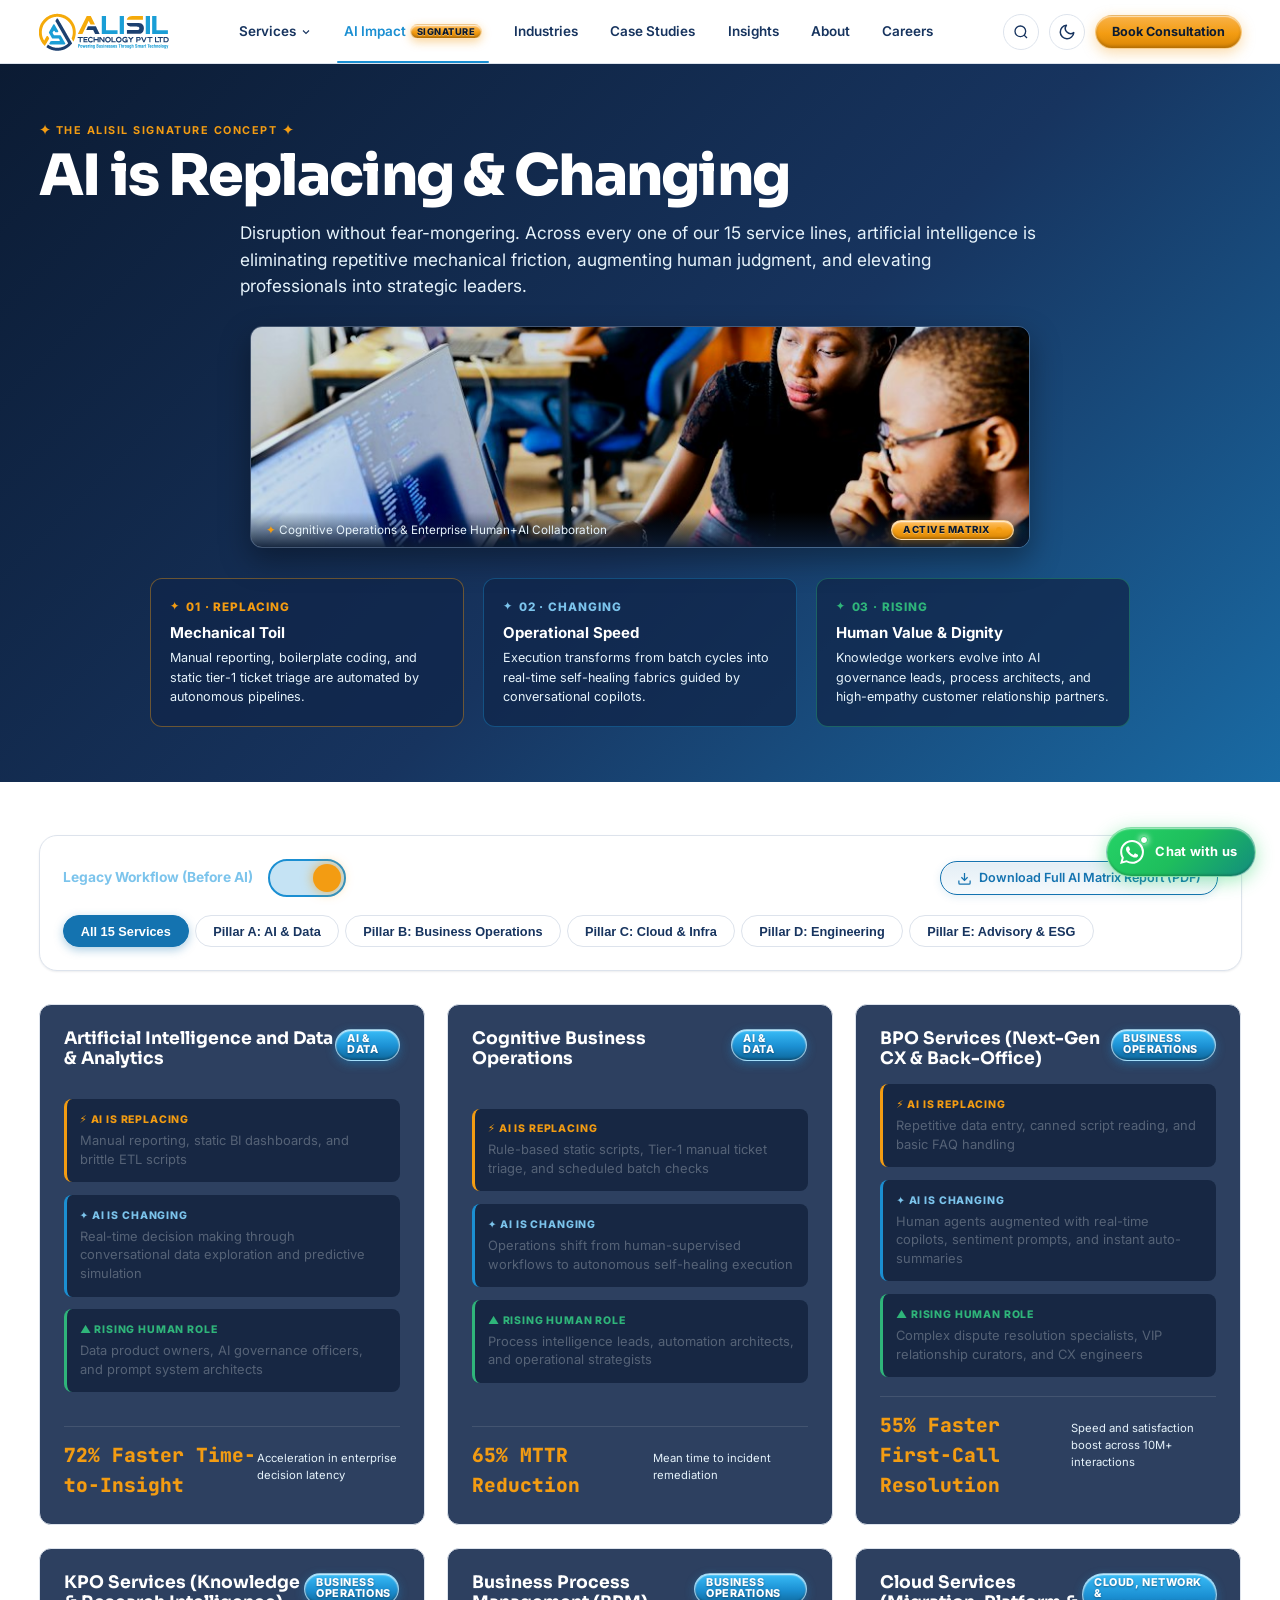
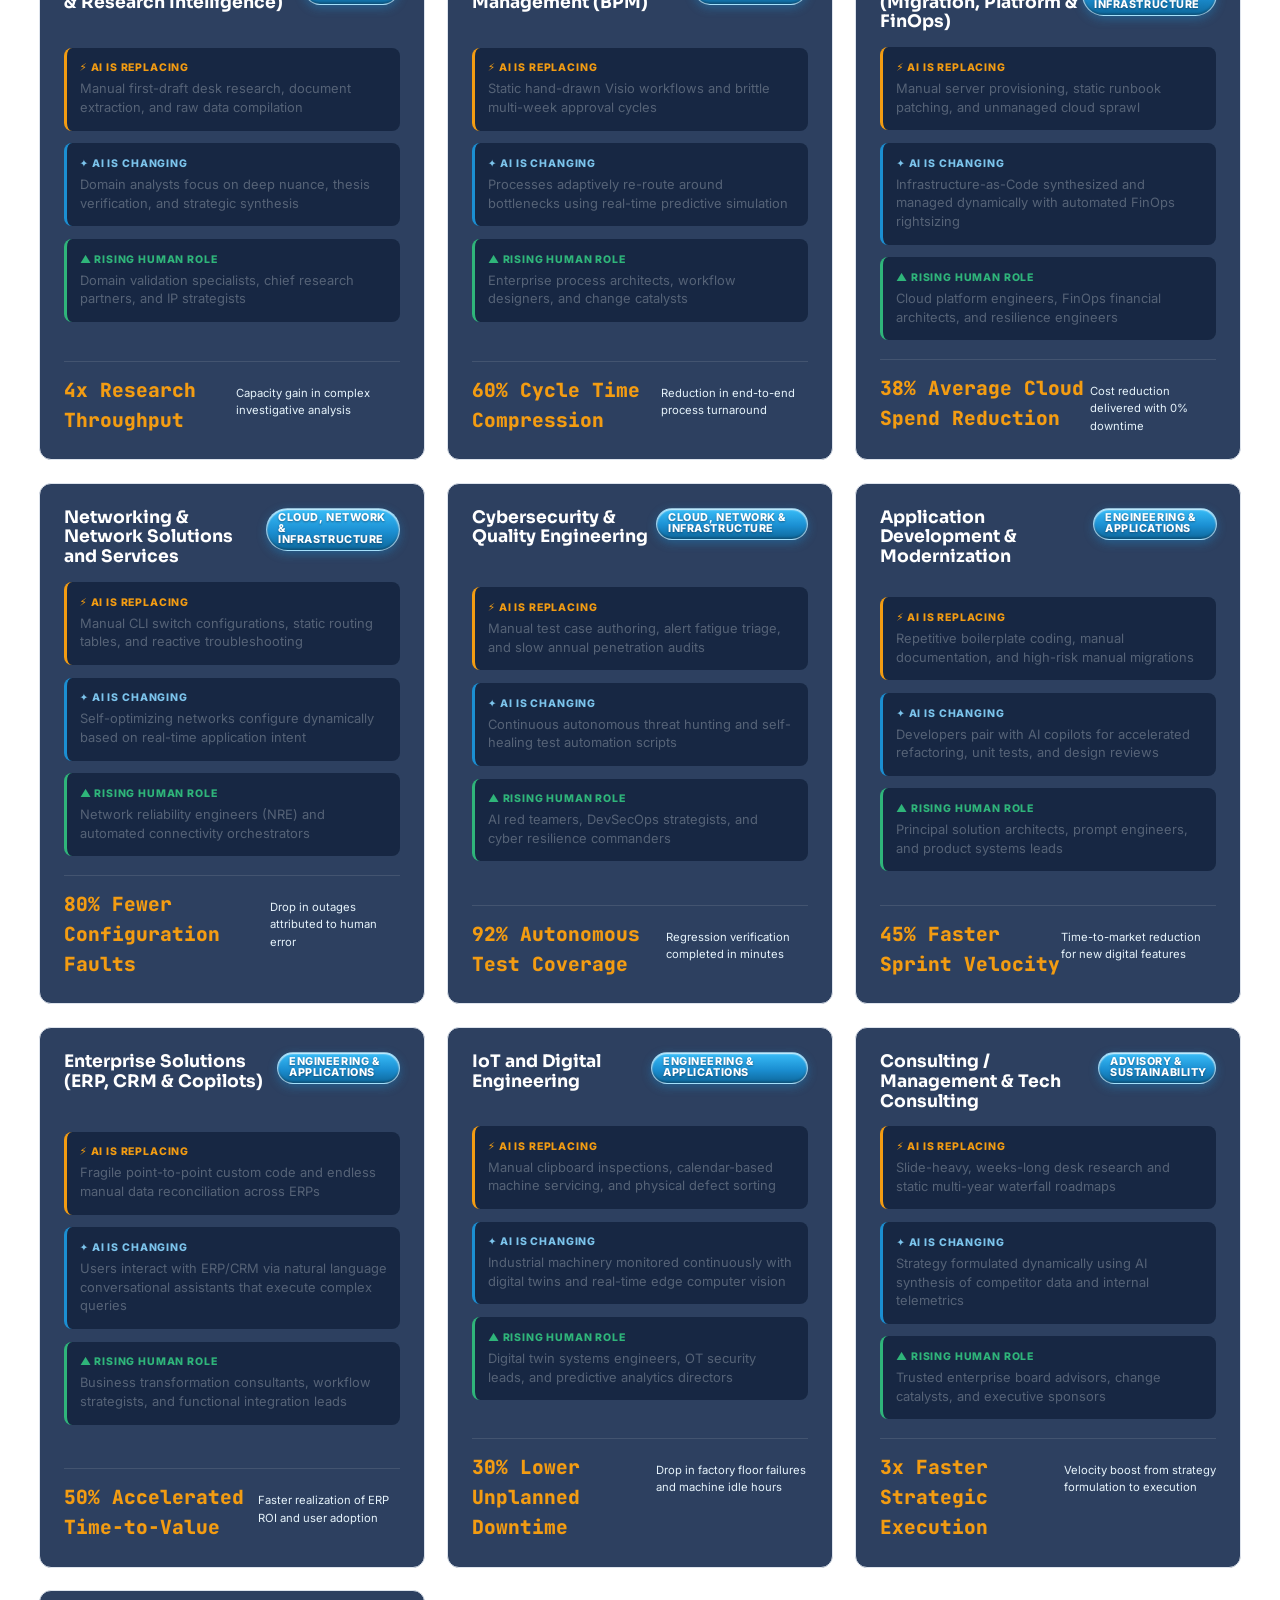
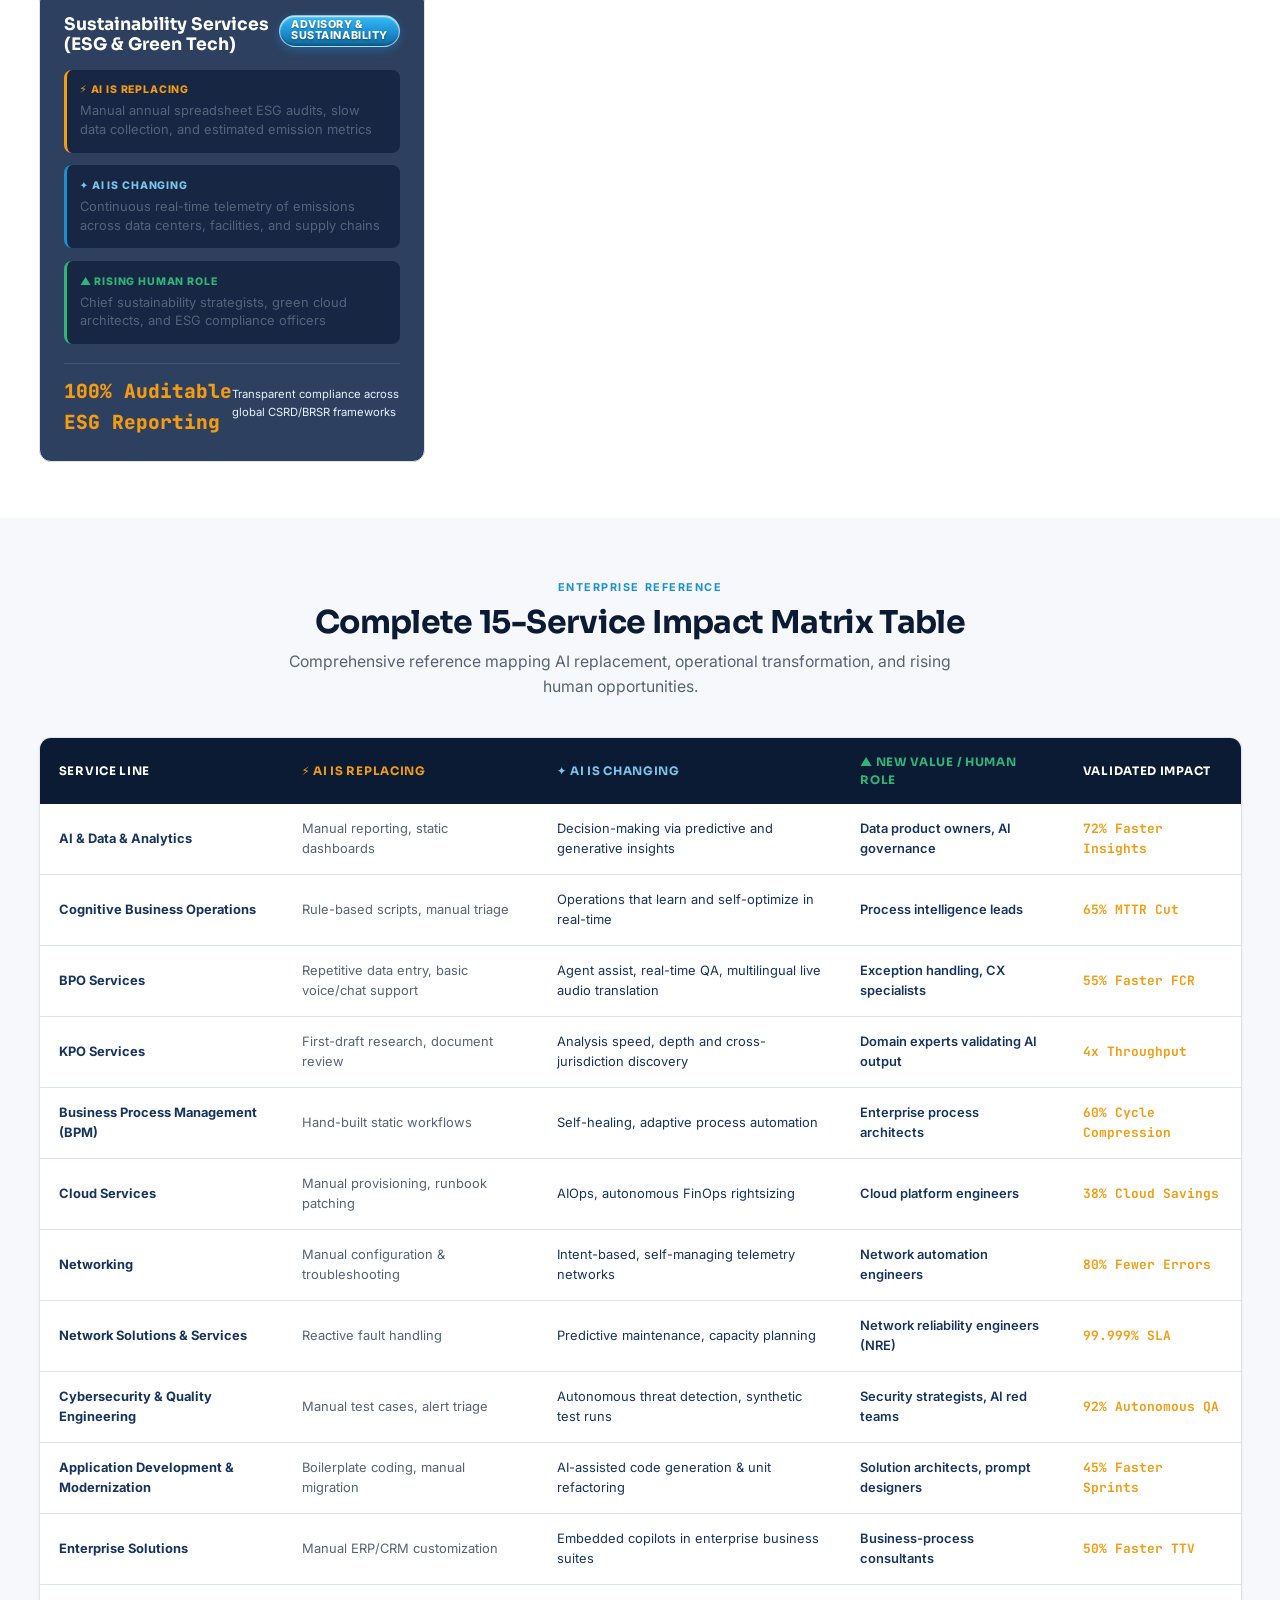
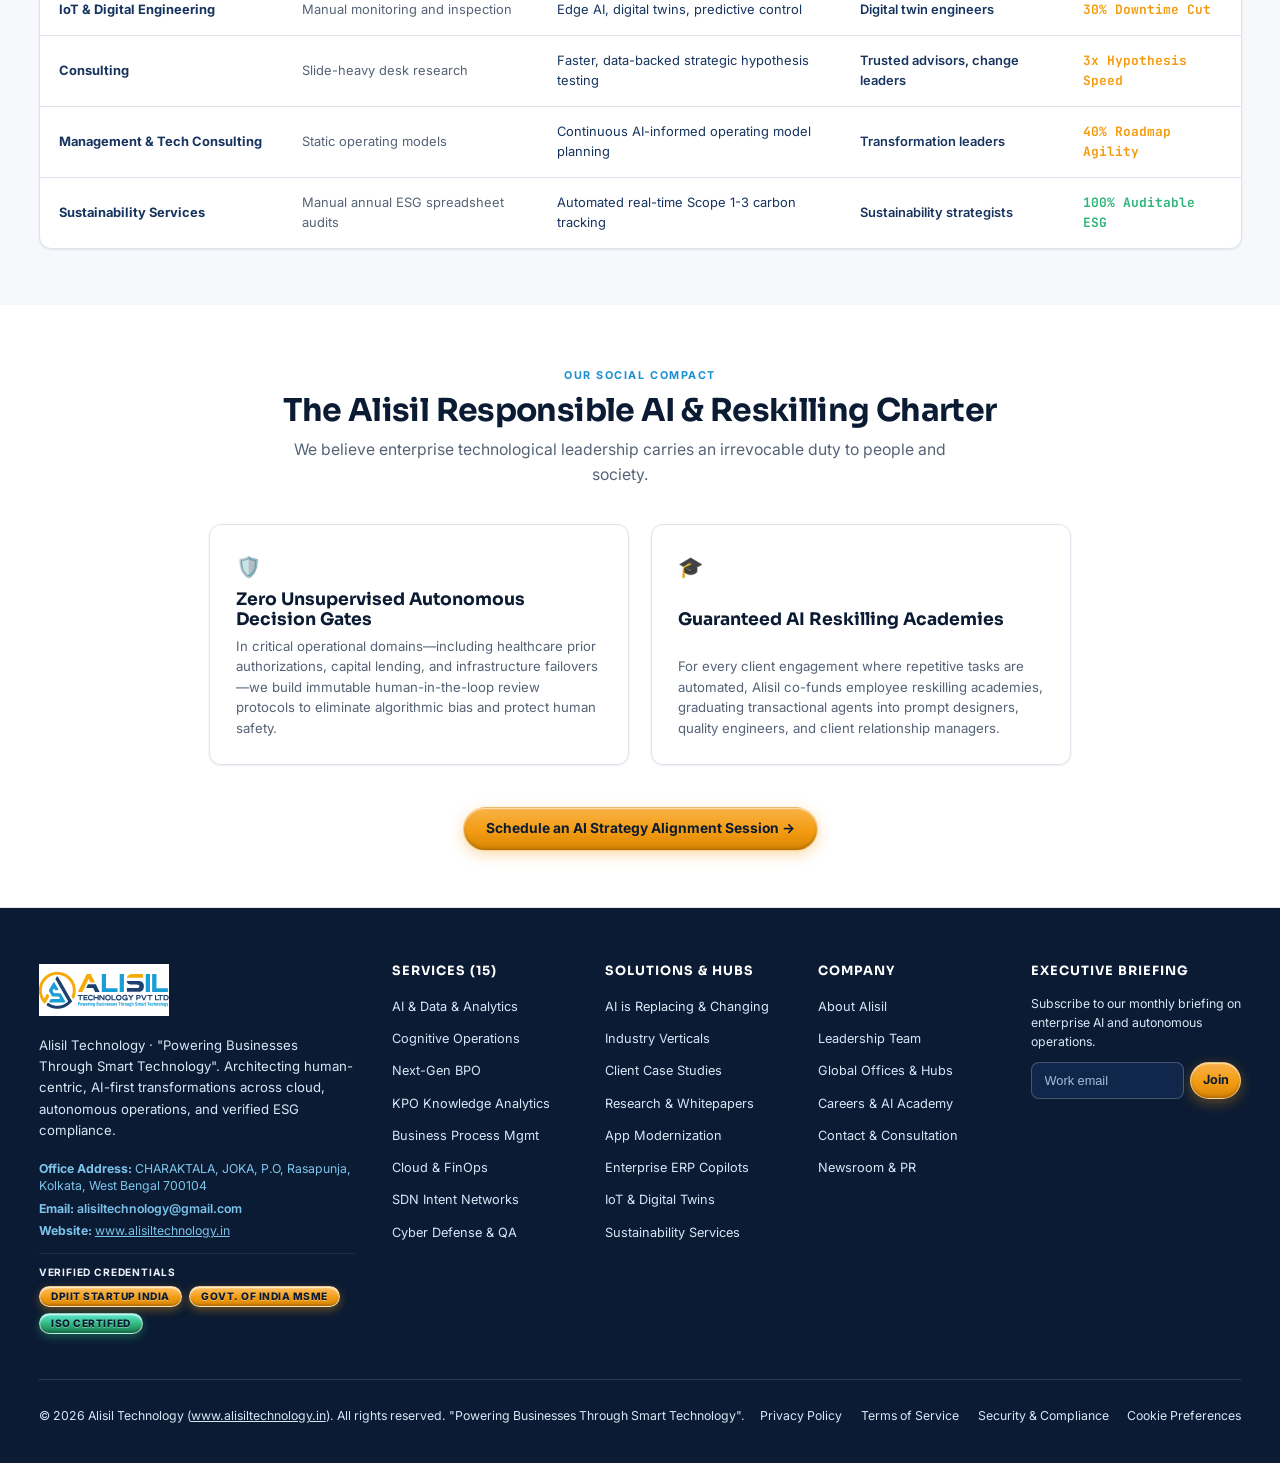
<file: ai-impact.html>
<!DOCTYPE html>
<html lang="en" data-theme="light">

<head>
  <meta charset="UTF-8">
  <meta name="viewport" content="width=device-width, initial-scale=1.0">
  <title>AI is Replacing & Changing | Signature Matrix & Philosophy | Alisil Technology</title>
  <meta name="description"
    content="Explore what AI is replacing, changing, and elevating across all 15 enterprise services. Interactive Before AI vs With AI matrix and responsible AI manifesto.">
  <meta name="keywords"
    content="AI is Replacing and Changing, Generative AI Impact, Cognitive Automation, Enterprise AI Matrix, Alisil Technology">
  <meta name="author" content="Alisil Technology">
  <meta name="robots" content="index, follow, max-image-preview:large, max-snippet:-1, max-video-preview:-1">
  <meta name="theme-color" content="#0B1B33">
  <link rel="canonical" href="https://www.alisiltechnology.in/ai-impact.html">

  <!-- Open Graph / Facebook Meta Tags -->
  <meta property="og:type" content="website">
  <meta property="og:site_name" content="Alisil Technology">
  <meta property="og:locale" content="en_US">
  <meta property="og:title" content="AI is Replacing & Changing | Signature Matrix & Philosophy | Alisil Technology">
  <meta property="og:description"
    content="Explore what AI is replacing, changing, and elevating across all 15 enterprise services. Interactive Before AI vs With AI matrix and responsible AI manifesto.">
  <meta property="og:url" content="https://www.alisiltechnology.in/ai-impact.html">
  <meta property="og:image" content="https://www.alisiltechnology.in/assets/logo-full.svg">
  <meta property="og:image:width" content="1200">
  <meta property="og:image:height" content="630">
  <meta property="og:image:alt" content="Alisil Technology - Powering Businesses Through Smart Technology">

  <!-- Twitter Card Meta Tags -->
  <meta name="twitter:card" content="summary_large_image">
  <meta name="twitter:site" content="@AlisilTech">
  <meta name="twitter:title" content="AI is Replacing & Changing | Signature Matrix & Philosophy | Alisil Technology">
  <meta name="twitter:description"
    content="Explore what AI is replacing, changing, and elevating across all 15 enterprise services. Interactive Before AI vs With AI matrix and responsible AI manifesto.">
  <meta name="twitter:image" content="https://www.alisiltechnology.in/assets/logo-full.svg">

  <link rel="icon" type="image/svg+xml" href="assets/logo-symbol.svg">
  <link rel="stylesheet" href="css/styles.css?v=2.2">

  <script type="application/ld+json">
  {
    "@context": "https://schema.org",
    "@type": "WebPage",
    "name": "AI is Replacing & Changing Matrix",
    "publisher": {
      "@type": "Organization",
      "name": "Alisil Technology",
      "url": "https://www.alisiltechnology.in"
    },
    "description": "Alisil Technology's signature enterprise framework analyzing the dual dynamics of AI: replacing mechanical toil while changing workflows and elevating human strategic value."
  }
  </script>
</head>

<body>
  <!-- Accessibility Skip Link -->
  <a href="#main-content" class="skip-to-content">Skip to main content</a>

  <!-- Header & Navigation (Uniform Compact) -->
  <header class="site-header" role="banner">
    <div class="container header-container">
      <a href="index.html" class="brand-link" aria-label="Alisil Technology Home">
        <img src="assets/logo-full.svg" alt="Alisil Technology Pvt Ltd" class="brand-logo-img" width="175" height="34">
      </a>

      <!-- Desktop Nav -->
      <nav class="nav-desktop" aria-label="Main Navigation">
        <div class="nav-item has-mega-menu">
          <a href="services.html" class="nav-link" aria-haspopup="true" aria-expanded="false">
            Services
            <svg width="12" height="12" viewBox="0 0 24 24" fill="none" stroke="currentColor" stroke-width="2.2">
              <path d="m6 9 6 6 6-6" />
            </svg>
          </a>
          <!-- 5 Pillars Mega Menu -->
          <div class="mega-menu" role="region" aria-label="Services Portfolio Mega Menu">
            <div class="mega-pillar">
              <span class="mega-pillar-title">✦ AI & Data</span>
              <ul class="mega-links">
                <li><a href="services.html#ai-data-analytics">AI & Data & Analytics</a></li>
                <li><a href="services.html#cognitive-business-ops">Cognitive Operations</a></li>
              </ul>
            </div>
            <div class="mega-pillar">
              <span class="mega-pillar-title">✦ Business Ops</span>
              <ul class="mega-links">
                <li><a href="services.html#bpo-services">Next-Gen BPO Services</a></li>
                <li><a href="services.html#kpo-services">KPO Knowledge Analytics</a></li>
                <li><a href="services.html#bpm-services">Business Process Mgmt</a></li>
              </ul>
            </div>
            <div class="mega-pillar">
              <span class="mega-pillar-title">✦ Cloud & Infra</span>
              <ul class="mega-links">
                <li><a href="services.html#cloud-services">Cloud Platforms & FinOps</a></li>
                <li><a href="services.html#networking-services">SDN & Intent Networks</a></li>
                <li><a href="services.html#cybersecurity-qe">Cyber Defense & QA</a></li>
              </ul>
            </div>
            <div class="mega-pillar">
              <span class="mega-pillar-title">✦ Engineering</span>
              <ul class="mega-links">
                <li><a href="services.html#app-modernization">App Modernization</a></li>
                <li><a href="services.html#enterprise-solutions">ERP & CRM Copilots</a></li>
                <li><a href="services.html#iot-digital-engineering">IoT & Digital Twins</a></li>
              </ul>
            </div>
            <div class="mega-pillar">
              <span class="mega-pillar-title">✦ Advisory & ESG</span>
              <ul class="mega-links">
                <li><a href="services.html#consulting-tech">Management Consulting</a></li>
                <li><a href="services.html#sustainability-services">Sustainability Services</a></li>
              </ul>
            </div>
          </div>
        </div>

        <div class="nav-item">
          <a href="ai-impact.html" class="nav-link active">
            AI Impact
            <span class="badge badge-amber" style="font-size:0.62rem; padding: 2px 6px;">Signature</span>
          </a>
        </div>
        <div class="nav-item"><a href="industries.html" class="nav-link">Industries</a></div>
        <div class="nav-item"><a href="case-studies.html" class="nav-link">Case Studies</a></div>
        <div class="nav-item"><a href="insights.html" class="nav-link">Insights</a></div>
        <div class="nav-item"><a href="about.html" class="nav-link">About</a></div>
        <div class="nav-item"><a href="careers.html" class="nav-link">Careers</a></div>
      </nav>

      <!-- Navigation Actions -->
      <div class="nav-actions">
        <button type="button" class="search-trigger-btn" aria-label="Open search dialog (Ctrl+K)">
          <svg width="16" height="16" viewBox="0 0 24 24" fill="none" stroke="currentColor" stroke-width="2">
            <circle cx="11" cy="11" r="8" />
            <path d="m21 21-4.3-4.3" />
          </svg>
        </button>

        <button type="button" class="theme-toggle-btn" aria-label="Toggle theme">
          <svg width="16" height="16" viewBox="0 0 24 24" fill="none" stroke="currentColor" stroke-width="2">
            <path d="M21 12.79A9 9 0 1 1 11.21 3 7 7 0 0 0 21 12.79z" />
          </svg>
        </button>

        <a href="contact.html" class="btn btn-primary btn-sm">Book Consultation</a>

        <button type="button" class="mobile-nav-toggle" aria-label="Open mobile menu" aria-expanded="false">
          <svg width="22" height="22" viewBox="0 0 24 24" fill="none" stroke="currentColor" stroke-width="2">
            <line x1="3" y1="12" x2="21" y2="12" />
            <line x1="3" y1="6" x2="21" y2="6" />
            <line x1="3" y1="18" x2="21" y2="18" />
          </svg>
        </button>
      </div>
    </div>
  </header>

  <!-- Mobile Navigation Drawer -->
  <div class="mobile-drawer" role="dialog" aria-modal="true" aria-hidden="true" aria-label="Mobile Navigation">
    <div class="drawer-header">
      <img src="assets/logo-full.svg" alt="Alisil Technology" class="brand-logo-img" width="135" height="28">
      <button type="button" class="drawer-close" aria-label="Close menu">&times;</button>
    </div>
    <ul class="mobile-links">
      <li><a href="index.html">Home</a></li>
      <li>
        <a href="services.html">Services Portfolio (15 Services)</a>
        <ul class="mobile-sublinks">
          <li><a href="services.html#ai-data-analytics">✦ AI & Data</a></li>
          <li><a href="services.html#bpo-services">✦ Business Operations</a></li>
          <li><a href="services.html#cloud-services">✦ Cloud & Infrastructure</a></li>
          <li><a href="services.html#app-modernization">✦ Enterprise Engineering</a></li>
          <li><a href="services.html#consulting-tech">✦ Advisory & ESG</a></li>
        </ul>
      </li>
      <li><a href="ai-impact.html">AI is Replacing & Changing</a></li>
      <li><a href="industries.html">Industry Verticals</a></li>
      <li><a href="case-studies.html">Case Studies & ROI</a></li>
      <li><a href="insights.html">Insights & Whitepapers</a></li>
      <li><a href="about.html">About & Leadership</a></li>
      <li><a href="careers.html">Careers & AI Academy</a></li>
      <li><a href="contact.html">Contact & Consultation</a></li>
    </ul>
    <div class="mobile-drawer-cta">
      <a href="contact.html" class="btn btn-primary btn-sm">Book a Consultation</a>
    </div>
  </div>

  <main id="main-content">
    <!-- Hero / Manifesto Intro (Compact) -->
    <section class="section section-dark"
      style="background: var(--grad-hero); padding-top: 3.5rem; padding-bottom: 3.75rem;">
      <div class="container text-center reveal-on-scroll">
        <div>
          <span class="spark-star" style="margin-right: 0.3rem;">✦</span><span class="text-eyebrow"
            style="color: var(--amber-500);">The Alisil Signature Concept</span><span
            class="spark-star spark-star-delay" style="margin-left: 0.3rem;">✦</span>
        </div>
        <h1 class="text-display" style="color: #FFFFFF; margin-bottom: 0.85rem;">
          AI is Replacing & Changing
        </h1>
        <p class="text-body-lg" style="color: var(--sky-100); max-width: 800px; margin: 0 auto 1.75rem auto;">
          Disruption without fear-mongering. Across every one of our 15 service lines, artificial intelligence is
          eliminating repetitive mechanical friction, augmenting human judgment, and elevating professionals into
          strategic leaders.
        </p>

        <!-- Visual AI Autonomous Operations Banner -->
        <div
          style="max-width: 780px; margin: 0 auto 2rem auto; border-radius: var(--radius-md); overflow: hidden; border: 1px solid rgba(255, 255, 255, 0.2); box-shadow: 0 12px 30px rgba(0, 0, 0, 0.35); position: relative;">
          <img src="assets/images/ai-autonomous-ops.jpg"
            alt="Alisil cognitive operations and human-centered autonomous enterprise workflow" fetchpriority="high"
            width="780" height="260" style="width: 100%; height: 220px; object-fit: cover; display: block;">
          <div
            style="position: absolute; bottom: 0; left: 0; right: 0; background: linear-gradient(0deg, rgba(11,27,51,0.92) 0%, transparent 100%); padding: 0.5rem 1rem; display: flex; justify-content: space-between; align-items: center; font-size: 0.78rem; color: var(--sky-100);">
            <span><span class="spark-star">✦</span> Cognitive Operations & Enterprise Human+AI Collaboration</span>
            <span class="badge badge-amber spark-badge" style="font-size: 0.65rem;">Active Matrix</span>
          </div>
        </div>

        <!-- Manifesto Highlights (Compact Cards) -->
        <div
          style="display: grid; grid-template-columns: repeat(auto-fit, minmax(240px, 1fr)); gap: 1.25rem; max-width: 980px; margin: 0 auto; text-align: left;">
          <div
            style="background: rgba(16, 38, 74, 0.75); border: 1px solid rgba(243, 156, 18, 0.4); padding: 1.25rem; border-radius: var(--radius-md);">
            <div
              style="color: var(--amber-500); font-weight: 800; font-size: 0.78rem; margin-bottom: 0.35rem; letter-spacing: 0.08em; display: flex; align-items: center; gap: 0.35rem;">
              <span class="spark-star">✦</span> 01 · REPLACING</div>
            <strong style="color: #FFFFFF; font-size: 1rem; display: block; margin-bottom: 0.25rem;">Mechanical
              Toil</strong>
            <p style="font-size: 0.84rem; color: var(--sky-100);">Manual reporting, boilerplate coding, and static
              tier-1 ticket triage are automated by autonomous pipelines.</p>
          </div>
          <div
            style="background: rgba(16, 38, 74, 0.75); border: 1px solid rgba(27, 143, 210, 0.4); padding: 1.25rem; border-radius: var(--radius-md);">
            <div
              style="color: var(--sky-300); font-weight: 800; font-size: 0.78rem; margin-bottom: 0.35rem; letter-spacing: 0.08em; display: flex; align-items: center; gap: 0.35rem;">
              <span class="spark-star-sky">✦</span> 02 · CHANGING</div>
            <strong style="color: #FFFFFF; font-size: 1rem; display: block; margin-bottom: 0.25rem;">Operational
              Speed</strong>
            <p style="font-size: 0.84rem; color: var(--sky-100);">Execution transforms from batch cycles into real-time
              self-healing fabrics guided by conversational copilots.</p>
          </div>
          <div
            style="background: rgba(16, 38, 74, 0.75); border: 1px solid rgba(47, 181, 122, 0.4); padding: 1.25rem; border-radius: var(--radius-md);">
            <div
              style="color: var(--green-500); font-weight: 800; font-size: 0.78rem; margin-bottom: 0.35rem; letter-spacing: 0.08em; display: flex; align-items: center; gap: 0.35rem;">
              <span class="spark-star" style="color: var(--green-400);">✦</span> 03 · RISING</div>
            <strong style="color: #FFFFFF; font-size: 1rem; display: block; margin-bottom: 0.25rem;">Human Value &
              Dignity</strong>
            <p style="font-size: 0.84rem; color: var(--sky-100);">Knowledge workers evolve into AI governance leads,
              process architects, and high-empathy customer relationship partners.</p>
          </div>
        </div>
      </div>
    </section>

    <!-- Master Interactive Matrix Hub -->
    <section class="section" style="padding-top: 3.5rem;">
      <div class="container">
        <!-- Interactive Controls (Compact) -->
        <div class="reveal-on-scroll"
          style="background: var(--surface-card); border: 1px solid var(--border); border-radius: var(--radius-lg); padding: 1.5rem; margin-bottom: 2.25rem; box-shadow: var(--shadow-e1);">
          <div
            style="display: flex; justify-content: space-between; align-items: center; flex-wrap: wrap; gap: 1.25rem;">
            <!-- Before / With AI Switch -->
            <div class="ai-toggle-wrapper" style="margin-bottom: 0;">
              <span class="ai-toggle-label before">Legacy Workflow (Before AI)</span>
              <button type="button" class="ai-switch-btn" role="switch" aria-checked="true"
                aria-label="Toggle Before AI vs With AI">
                <span class="ai-switch-thumb"></span>
              </button>
              <span class="ai-toggle-label after active">✦ Alisil Model (With AI)</span>
            </div>

            <!-- Download Whitepaper Button -->
            <button type="button" class="btn btn-secondary btn-sm" id="download-whitepaper-trigger">
              <svg width="15" height="15" viewBox="0 0 24 24" fill="none" stroke="currentColor" stroke-width="2">
                <path d="M21 15v4a2 2 0 0 1-2 2H5a2 2 0 0 1-2-2v-4" />
                <polyline points="7 10 12 15 17 10" />
                <line x1="12" y1="15" x2="12" y2="3" />
              </svg>
              Download Full AI Matrix Report (PDF)
            </button>
          </div>

          <!-- Pillar Filters -->
          <div class="pillar-tabs" style="margin-top: 1.25rem; margin-bottom: 0; justify-content: flex-start;">
            <button type="button" class="pillar-tab-btn active ai-filter-tab" data-pillar="all">All 15 Services</button>
            <button type="button" class="pillar-tab-btn ai-filter-tab" data-pillar="ai-data">Pillar A: AI &
              Data</button>
            <button type="button" class="pillar-tab-btn ai-filter-tab" data-pillar="business-ops">Pillar B: Business
              Operations</button>
            <button type="button" class="pillar-tab-btn ai-filter-tab" data-pillar="cloud-infra">Pillar C: Cloud &
              Infra</button>
            <button type="button" class="pillar-tab-btn ai-filter-tab" data-pillar="engineering">Pillar D:
              Engineering</button>
            <button type="button" class="pillar-tab-btn ai-filter-tab" data-pillar="advisory">Pillar E: Advisory &
              ESG</button>
          </div>
        </div>

        <!-- Matrix Cards Rendered via JS -->
        <div class="ai-matrix-grid" aria-live="polite">
          <!-- Dynamically populated by initAiImpactModule() -->
        </div>
      </div>
    </section>

    <!-- Complete 15-Service PRD Matrix Table View (Compact) -->
    <section class="section section-alt" aria-labelledby="table-heading">
      <div class="container">
        <div class="section-header reveal-on-scroll">
          <span class="text-eyebrow">Enterprise Reference</span>
          <h2 id="table-heading" class="text-h2">Complete 15-Service Impact Matrix Table</h2>
          <p>Comprehensive reference mapping AI replacement, operational transformation, and rising human opportunities.
          </p>
        </div>

        <div class="reveal-on-scroll"
          style="overflow-x: auto; -webkit-overflow-scrolling: touch; overscroll-behavior-x: contain; width: 100%; max-width: 100%; box-sizing: border-box; background: var(--surface); border: 1px solid var(--border); border-radius: var(--radius-md); box-shadow: var(--shadow-e1);">
          <table style="width: 100%; border-collapse: collapse; text-align: left; font-size: 0.86rem;">
            <thead>
              <tr
                style="background: var(--navy-900); color: #FFFFFF; font-family: var(--font-heading); font-size: 0.78rem; text-transform: uppercase; letter-spacing: 0.06em;">
                <th style="padding: 1rem 1.25rem;">Service Line</th>
                <th style="padding: 1rem 1.25rem; color: var(--amber-500);">⚡ AI is Replacing</th>
                <th style="padding: 1rem 1.25rem; color: var(--sky-300);">✦ AI is Changing</th>
                <th style="padding: 1rem 1.25rem; color: var(--green-500);">▲ New Value / Human Role</th>
                <th style="padding: 1rem 1.25rem;">Validated Impact</th>
              </tr>
            </thead>
            <tbody>
              <tr style="border-bottom: 1px solid var(--border);">
                <td style="padding: 1rem 1.25rem; font-weight: 700;">AI & Data & Analytics</td>
                <td style="padding: 1rem 1.25rem; color: var(--text-muted);">Manual reporting, static dashboards</td>
                <td style="padding: 1rem 1.25rem;">Decision-making via predictive and generative insights</td>
                <td style="padding: 1rem 1.25rem; font-weight: 600; color: var(--text);">Data product owners, AI
                  governance</td>
                <td
                  style="padding: 1rem 1.25rem; font-family: var(--font-mono); font-weight: 700; color: var(--amber-500);">
                  72% Faster Insights</td>
              </tr>
              <tr style="border-bottom: 1px solid var(--border);">
                <td style="padding: 1rem 1.25rem; font-weight: 700;">Cognitive Business Operations</td>
                <td style="padding: 1rem 1.25rem; color: var(--text-muted);">Rule-based scripts, manual triage</td>
                <td style="padding: 1rem 1.25rem;">Operations that learn and self-optimize in real-time</td>
                <td style="padding: 1rem 1.25rem; font-weight: 600; color: var(--text);">Process intelligence leads</td>
                <td
                  style="padding: 1rem 1.25rem; font-family: var(--font-mono); font-weight: 700; color: var(--amber-500);">
                  65% MTTR Cut</td>
              </tr>
              <tr style="border-bottom: 1px solid var(--border);">
                <td style="padding: 1rem 1.25rem; font-weight: 700;">BPO Services</td>
                <td style="padding: 1rem 1.25rem; color: var(--text-muted);">Repetitive data entry, basic voice/chat
                  support</td>
                <td style="padding: 1rem 1.25rem;">Agent assist, real-time QA, multilingual live audio translation</td>
                <td style="padding: 1rem 1.25rem; font-weight: 600; color: var(--text);">Exception handling, CX
                  specialists</td>
                <td
                  style="padding: 1rem 1.25rem; font-family: var(--font-mono); font-weight: 700; color: var(--amber-500);">
                  55% Faster FCR</td>
              </tr>
              <tr style="border-bottom: 1px solid var(--border);">
                <td style="padding: 1rem 1.25rem; font-weight: 700;">KPO Services</td>
                <td style="padding: 1rem 1.25rem; color: var(--text-muted);">First-draft research, document review</td>
                <td style="padding: 1rem 1.25rem;">Analysis speed, depth and cross-jurisdiction discovery</td>
                <td style="padding: 1rem 1.25rem; font-weight: 600; color: var(--text);">Domain experts validating AI
                  output</td>
                <td
                  style="padding: 1rem 1.25rem; font-family: var(--font-mono); font-weight: 700; color: var(--amber-500);">
                  4x Throughput</td>
              </tr>
              <tr style="border-bottom: 1px solid var(--border);">
                <td style="padding: 1rem 1.25rem; font-weight: 700;">Business Process Management (BPM)</td>
                <td style="padding: 1rem 1.25rem; color: var(--text-muted);">Hand-built static workflows</td>
                <td style="padding: 1rem 1.25rem;">Self-healing, adaptive process automation</td>
                <td style="padding: 1rem 1.25rem; font-weight: 600; color: var(--text);">Enterprise process architects
                </td>
                <td
                  style="padding: 1rem 1.25rem; font-family: var(--font-mono); font-weight: 700; color: var(--amber-500);">
                  60% Cycle Compression</td>
              </tr>
              <tr style="border-bottom: 1px solid var(--border);">
                <td style="padding: 1rem 1.25rem; font-weight: 700;">Cloud Services</td>
                <td style="padding: 1rem 1.25rem; color: var(--text-muted);">Manual provisioning, runbook patching</td>
                <td style="padding: 1rem 1.25rem;">AIOps, autonomous FinOps rightsizing</td>
                <td style="padding: 1rem 1.25rem; font-weight: 600; color: var(--text);">Cloud platform engineers</td>
                <td
                  style="padding: 1rem 1.25rem; font-family: var(--font-mono); font-weight: 700; color: var(--amber-500);">
                  38% Cloud Savings</td>
              </tr>
              <tr style="border-bottom: 1px solid var(--border);">
                <td style="padding: 1rem 1.25rem; font-weight: 700;">Networking</td>
                <td style="padding: 1rem 1.25rem; color: var(--text-muted);">Manual configuration & troubleshooting</td>
                <td style="padding: 1rem 1.25rem;">Intent-based, self-managing telemetry networks</td>
                <td style="padding: 1rem 1.25rem; font-weight: 600; color: var(--text);">Network automation engineers
                </td>
                <td
                  style="padding: 1rem 1.25rem; font-family: var(--font-mono); font-weight: 700; color: var(--amber-500);">
                  80% Fewer Errors</td>
              </tr>
              <tr style="border-bottom: 1px solid var(--border);">
                <td style="padding: 1rem 1.25rem; font-weight: 700;">Network Solutions & Services</td>
                <td style="padding: 1rem 1.25rem; color: var(--text-muted);">Reactive fault handling</td>
                <td style="padding: 1rem 1.25rem;">Predictive maintenance, capacity planning</td>
                <td style="padding: 1rem 1.25rem; font-weight: 600; color: var(--text);">Network reliability engineers
                  (NRE)</td>
                <td
                  style="padding: 1rem 1.25rem; font-family: var(--font-mono); font-weight: 700; color: var(--amber-500);">
                  99.999% SLA</td>
              </tr>
              <tr style="border-bottom: 1px solid var(--border);">
                <td style="padding: 1rem 1.25rem; font-weight: 700;">Cybersecurity & Quality Engineering</td>
                <td style="padding: 1rem 1.25rem; color: var(--text-muted);">Manual test cases, alert triage</td>
                <td style="padding: 1rem 1.25rem;">Autonomous threat detection, synthetic test runs</td>
                <td style="padding: 1rem 1.25rem; font-weight: 600; color: var(--text);">Security strategists, AI red
                  teams</td>
                <td
                  style="padding: 1rem 1.25rem; font-family: var(--font-mono); font-weight: 700; color: var(--amber-500);">
                  92% Autonomous QA</td>
              </tr>
              <tr style="border-bottom: 1px solid var(--border);">
                <td style="padding: 1rem 1.25rem; font-weight: 700;">Application Development & Modernization</td>
                <td style="padding: 1rem 1.25rem; color: var(--text-muted);">Boilerplate coding, manual migration</td>
                <td style="padding: 1rem 1.25rem;">AI-assisted code generation & unit refactoring</td>
                <td style="padding: 1rem 1.25rem; font-weight: 600; color: var(--text);">Solution architects, prompt
                  designers</td>
                <td
                  style="padding: 1rem 1.25rem; font-family: var(--font-mono); font-weight: 700; color: var(--amber-500);">
                  45% Faster Sprints</td>
              </tr>
              <tr style="border-bottom: 1px solid var(--border);">
                <td style="padding: 1rem 1.25rem; font-weight: 700;">Enterprise Solutions</td>
                <td style="padding: 1rem 1.25rem; color: var(--text-muted);">Manual ERP/CRM customization</td>
                <td style="padding: 1rem 1.25rem;">Embedded copilots in enterprise business suites</td>
                <td style="padding: 1rem 1.25rem; font-weight: 600; color: var(--text);">Business-process consultants
                </td>
                <td
                  style="padding: 1rem 1.25rem; font-family: var(--font-mono); font-weight: 700; color: var(--amber-500);">
                  50% Faster TTV</td>
              </tr>
              <tr style="border-bottom: 1px solid var(--border);">
                <td style="padding: 1rem 1.25rem; font-weight: 700;">IoT & Digital Engineering</td>
                <td style="padding: 1rem 1.25rem; color: var(--text-muted);">Manual monitoring and inspection</td>
                <td style="padding: 1rem 1.25rem;">Edge AI, digital twins, predictive control</td>
                <td style="padding: 1rem 1.25rem; font-weight: 600; color: var(--text);">Digital twin engineers</td>
                <td
                  style="padding: 1rem 1.25rem; font-family: var(--font-mono); font-weight: 700; color: var(--amber-500);">
                  30% Downtime Cut</td>
              </tr>
              <tr style="border-bottom: 1px solid var(--border);">
                <td style="padding: 1rem 1.25rem; font-weight: 700;">Consulting</td>
                <td style="padding: 1rem 1.25rem; color: var(--text-muted);">Slide-heavy desk research</td>
                <td style="padding: 1rem 1.25rem;">Faster, data-backed strategic hypothesis testing</td>
                <td style="padding: 1rem 1.25rem; font-weight: 600; color: var(--text);">Trusted advisors, change
                  leaders</td>
                <td
                  style="padding: 1rem 1.25rem; font-family: var(--font-mono); font-weight: 700; color: var(--amber-500);">
                  3x Hypothesis Speed</td>
              </tr>
              <tr style="border-bottom: 1px solid var(--border);">
                <td style="padding: 1rem 1.25rem; font-weight: 700;">Management & Tech Consulting</td>
                <td style="padding: 1rem 1.25rem; color: var(--text-muted);">Static operating models</td>
                <td style="padding: 1rem 1.25rem;">Continuous AI-informed operating model planning</td>
                <td style="padding: 1rem 1.25rem; font-weight: 600; color: var(--text);">Transformation leaders</td>
                <td
                  style="padding: 1rem 1.25rem; font-family: var(--font-mono); font-weight: 700; color: var(--amber-500);">
                  40% Roadmap Agility</td>
              </tr>
              <tr>
                <td style="padding: 1rem 1.25rem; font-weight: 700;">Sustainability Services</td>
                <td style="padding: 1rem 1.25rem; color: var(--text-muted);">Manual annual ESG spreadsheet audits</td>
                <td style="padding: 1rem 1.25rem;">Automated real-time Scope 1-3 carbon tracking</td>
                <td style="padding: 1rem 1.25rem; font-weight: 600; color: var(--text);">Sustainability strategists</td>
                <td
                  style="padding: 1rem 1.25rem; font-family: var(--font-mono); font-weight: 700; color: var(--green-500);">
                  100% Auditable ESG</td>
              </tr>
            </tbody>
          </table>
        </div>
      </div>
    </section>

    <!-- Reskilling & Responsible AI Charter (Compact) -->
    <section class="section" aria-labelledby="commitment-heading">
      <div class="container" style="max-width: 900px;">
        <div class="section-header reveal-on-scroll">
          <span class="text-eyebrow">Our Social Compact</span>
          <h2 id="commitment-heading" class="text-h2">The Alisil Responsible AI & Reskilling Charter</h2>
          <p>
            We believe enterprise technological leadership carries an irrevocable duty to people and society.
          </p>
        </div>

        <div class="grid-card-metrics">
          <div class="service-card reveal-on-scroll" style="padding: 1.75rem;">
            <div style="color: var(--amber-500); font-size: 1.35rem; margin-bottom: 0.5rem;">🛡️</div>
            <h3 style="font-size: 1.15rem; margin-bottom: 0.4rem;">Zero Unsupervised Autonomous Decision Gates</h3>
            <p style="font-size: 0.88rem; color: var(--text-muted); line-height: 1.55;">
              In critical operational domains—including healthcare prior authorizations, capital lending, and
              infrastructure failovers—we build immutable human-in-the-loop review protocols to eliminate algorithmic
              bias and protect human safety.
            </p>
          </div>

          <div class="service-card reveal-on-scroll" style="padding: 1.75rem;">
            <div style="color: var(--sky-500); font-size: 1.35rem; margin-bottom: 0.5rem;">🎓</div>
            <h3 style="font-size: 1.15rem; margin-bottom: 0.4rem;">Guaranteed AI Reskilling Academies</h3>
            <p style="font-size: 0.88rem; color: var(--text-muted); line-height: 1.55;">
              For every client engagement where repetitive tasks are automated, Alisil co-funds employee reskilling
              academies, graduating transactional agents into prompt designers, quality engineers, and client
              relationship managers.
            </p>
          </div>
        </div>

        <div style="text-align: center; margin-top: 2.75rem;" class="reveal-on-scroll">
          <a href="contact.html" class="btn btn-primary">
            Schedule an AI Strategy Alignment Session →
          </a>
        </div>
      </div>
    </section>
  </main>

  <!-- UNIFORM FOOTER -->
  <footer class="site-footer" role="contentinfo">
    <div class="container">
      <div class="footer-top">
        <div class="footer-brand">
          <a href="index.html">
            <img src="assets/logo-dark.svg" alt="Alisil Technology" class="brand-logo-img" width="170" height="34">
          </a>
          <p>
            Alisil Technology · "Powering Businesses Through Smart Technology". Architecting human-centric, AI-first
            transformations across cloud, autonomous operations, and verified ESG compliance.
          </p>
          <div style="font-size: 0.82rem; color: var(--sky-300); margin-top: 0.4rem; line-height: 1.45;"
            data-company-address>
            <strong>Office Address:</strong> CHARAKTALA, JOKA, P.O, Rasapunja, Kolkata, West Bengal 700104
          </div>
          <div style="font-size: 0.82rem; color: var(--sky-300); margin-top: 0.25rem;">
            <strong>Email:</strong> <a href="mailto:alisiltechnology@gmail.com"
              style="color: var(--amber-400); font-weight: 600;">alisiltechnology@gmail.com</a>
          </div>
          <div style="font-size: 0.82rem; color: var(--sky-300); margin-top: 0.2rem;">
            <strong>Website:</strong> <a href="https://www.alisiltechnology.in"
              style="color: var(--sky-200); text-decoration: underline;">www.alisiltechnology.in</a>
          </div>
          <div
            style="margin-top: 0.85rem; padding-top: 0.75rem; border-top: 1px solid rgba(255,255,255,0.08); font-size: 0.76rem; display: flex; flex-direction: column; gap: 0.35rem;">
            <div
              style="font-weight: 700; color: var(--amber-400); text-transform: uppercase; letter-spacing: 0.08em; font-size: 0.68rem;">
              Verified Credentials</div>
            <div style="display: flex; flex-wrap: wrap; gap: 0.45rem;">
              <a href="about.html#accreditations" class="badge badge-primary"
                style="font-size: 0.68rem; text-decoration: none;">DPIIT Startup India</a>
              <a href="about.html#accreditations" class="badge badge-amber"
                style="font-size: 0.68rem; text-decoration: none;">Govt. of India MSME</a>
              <a href="about.html#accreditations" class="badge badge-green"
                style="font-size: 0.68rem; text-decoration: none;">ISO Certified</a>
            </div>
          </div>
        </div>
        <div class="footer-col">
          <h4>Services (15)</h4>
          <ul class="footer-links">
            <li><a href="services.html#ai-data-analytics">AI & Data & Analytics</a></li>
            <li><a href="services.html#cognitive-business-ops">Cognitive Operations</a></li>
            <li><a href="services.html#bpo-services">Next-Gen BPO</a></li>
            <li><a href="services.html#kpo-services">KPO Knowledge Analytics</a></li>
            <li><a href="services.html#bpm-services">Business Process Mgmt</a></li>
            <li><a href="services.html#cloud-services">Cloud & FinOps</a></li>
            <li><a href="services.html#networking-services">SDN Intent Networks</a></li>
            <li><a href="services.html#cybersecurity-qe">Cyber Defense & QA</a></li>
          </ul>
        </div>

        <div class="footer-col">
          <h4>Solutions & Hubs</h4>
          <ul class="footer-links">
            <li><a href="ai-impact.html">AI is Replacing & Changing</a></li>
            <li><a href="industries.html">Industry Verticals</a></li>
            <li><a href="case-studies.html">Client Case Studies</a></li>
            <li><a href="insights.html">Research & Whitepapers</a></li>
            <li><a href="services.html#app-modernization">App Modernization</a></li>
            <li><a href="services.html#enterprise-solutions">Enterprise ERP Copilots</a></li>
            <li><a href="services.html#iot-digital-engineering">IoT & Digital Twins</a></li>
            <li><a href="services.html#sustainability-services">Sustainability Services</a></li>
          </ul>
        </div>

        <div class="footer-col">
          <h4>Company</h4>
          <ul class="footer-links">
            <li><a href="about.html">About Alisil</a></li>
            <li><a href="about.html#leadership">Leadership Team</a></li>
            <li><a href="about.html#offices">Global Offices & Hubs</a></li>
            <li><a href="careers.html">Careers & AI Academy</a></li>
            <li><a href="contact.html">Contact & Consultation</a></li>
            <li><a href="contact.html?type=media">Newsroom & PR</a></li>
          </ul>
        </div>

        <div class="footer-col">
          <h4>Executive Briefing</h4>
          <p style="font-size: 0.82rem; color: #D8E6F5; margin-bottom: 0.75rem;">
            Subscribe to our monthly briefing on enterprise AI and autonomous operations.
          </p>
          <form class="newsletter-form" data-validate="true">
            <input type="email" class="newsletter-input" placeholder="Work email" required
              aria-label="Work Email Address">
            <input type="text" class="honeypot-field" tabindex="-1" autocomplete="off">
            <button type="submit" class="btn btn-primary btn-sm">Join</button>
          </form>
        </div>
      </div>

      <div class="footer-bottom">
        <div>
          &copy; 2026 Alisil Technology (<a href="https://www.alisiltechnology.in"
            style="color: inherit; text-decoration: underline;">www.alisiltechnology.in</a>). All rights reserved.
          "Powering Businesses Through Smart Technology".
        </div>
        <ul class="footer-legal-links">
          <li><a href="about.html#privacy">Privacy Policy</a></li>
          <li><a href="about.html#terms">Terms of Service</a></li>
          <li><a href="about.html#privacy">Security & Compliance</a></li>
          <li><a href="about.html#privacy">Cookie Preferences</a></li>
        </ul>
      </div>
    </div>
  </footer>

  <!-- Lead Capture Modal for Full Whitepaper Download -->
  <dialog id="whitepaper-dialog" aria-labelledby="wp-title" closedby="any">
    <div class="dialog-header">
      <h2 id="wp-title" style="font-size: 1.2rem;">Download Full 2026 AI Impact Report</h2>
      <button type="button" class="dialog-close-btn">&times;</button>
    </div>
    <p style="font-size: 0.88rem; color: var(--text-muted); margin-bottom: 1.1rem;">
      Get the comprehensive 48-page executive blueprint covering all 15 services, industry benchmarks, and
      implementation timelines.
    </p>
    <form data-validate="true">
      <div class="form-group">
        <label class="form-label" for="wp-name">Full Name</label>
        <input type="text" id="wp-name" class="form-input" required placeholder="e.g. Jane Doe">
      </div>
      <div class="form-group">
        <label class="form-label" for="wp-email">Work Email</label>
        <input type="email" id="wp-email" class="form-input" required placeholder="name@company.com">
      </div>
      <div class="form-group">
        <label class="form-label" for="wp-company">Organization</label>
        <input type="text" id="wp-company" class="form-input" required placeholder="Enterprise name">
      </div>
      <input type="text" class="honeypot-field" tabindex="-1">
      <button type="submit" class="btn btn-primary" style="width: 100%; margin-top: 0.4rem;">Download PDF
        Blueprint</button>
    </form>
  </dialog>

  <!-- Search Modal -->
  <dialog id="search-dialog" aria-labelledby="search-dialog-title" closedby="any">
    <div class="dialog-header">
      <h2 id="search-dialog-title" style="font-size: 1.2rem;">Site-Wide Intelligence Search</h2>
      <button type="button" class="dialog-close-btn">&times;</button>
    </div>
    <div class="search-input-wrapper">
      <input type="search" id="global-search-input" class="search-input" placeholder="Search..." autofocus>
    </div>
    <ul class="search-results-list" id="search-results-list"></ul>
  </dialog>

  <!-- WhatsApp Floating Chat Button (Static first-paint markup for instant live rendering) -->
  <a id="whatsapp-floating-btn" class="whatsapp-floating-btn"
    href="https://api.whatsapp.com/send?phone=919874199630&amp;text=Hello%20Alisil%20Technology%2C%20I%20am%20interested%20in%20your%20enterprise%20AI%20and%20technology%20services.%20I%20would%20like%20to%20learn%20more."
    target="_blank" rel="noopener noreferrer" aria-label="Chat with Alisil Technology on WhatsApp">
    <div class="whatsapp-icon-wrap">
      <svg width="24" height="24" viewBox="0 0 24 24" fill="#FFFFFF" aria-hidden="true">
        <path
          d="M17.472 14.382c-.297-.149-1.758-.867-2.03-.967-.273-.099-.471-.148-.67.15-.197.297-.767.966-.94 1.164-.173.199-.347.223-.644.075-.297-.15-1.255-.463-2.39-1.475-.883-.788-1.48-1.761-1.653-2.059-.173-.297-.018-.458.13-.606.134-.133.298-.347.446-.52.149-.174.198-.298.298-.497.099-.198.05-.371-.025-.52-.075-.149-.669-1.612-.916-2.207-.242-.579-.487-.5-.669-.51-.173-.008-.371-.01-.57-.01-.198 0-.52.074-.792.372-.272.297-1.04 1.016-1.04 2.479 0 1.462 1.065 2.875 1.213 3.074.149.198 2.096 3.2 5.077 4.487.709.306 1.262.489 1.694.625.712.227 1.36.195 1.871.118.571-.085 1.758-.719 2.006-1.413.248-.694.248-1.289.173-1.413-.074-.124-.272-.198-.57-.347m-5.421 7.403h-.004a9.87 9.87 0 01-5.031-1.378l-.361-.214-3.741.982.998-3.648-.235-.374a9.86 9.86 0 01-1.51-5.26c.001-5.45 4.436-9.884 9.888-9.884 2.64 0 5.122 1.03 6.988 2.898a9.825 9.825 0 012.893 6.994c-.003 5.45-4.437 9.884-9.885 9.884m8.413-18.297A11.815 11.815 0 0012.05 0C5.495 0 .16 5.335.157 11.892c0 2.096.547 4.142 1.588 5.945L.057 24l6.305-1.654a11.882 11.882 0 005.683 1.448h.005c6.554 0 11.89-5.335 11.893-11.893a11.821 11.821 0 00-3.48-8.413Z" />
      </svg>
      <span class="whatsapp-online-dot"></span>
    </div>
    <span class="whatsapp-btn-text">Chat with us</span>
  </a>

  <script src="js/data.js?v=2.2"></script>
  <script src="js/main.js?v=2.2"></script>
  <script>
    document.addEventListener('DOMContentLoaded', () => {
      const wpBtn = document.getElementById('download-whitepaper-trigger');
      const wpDialog = document.getElementById('whitepaper-dialog');
      if (wpBtn && wpDialog) {
        wpBtn.addEventListener('click', () => wpDialog.showModal());
        const closeBtn = wpDialog.querySelector('.dialog-close-btn');
        if (closeBtn) closeBtn.addEventListener('click', () => wpDialog.close());
      }
    });
  </script>
</body>

</html>
</file>
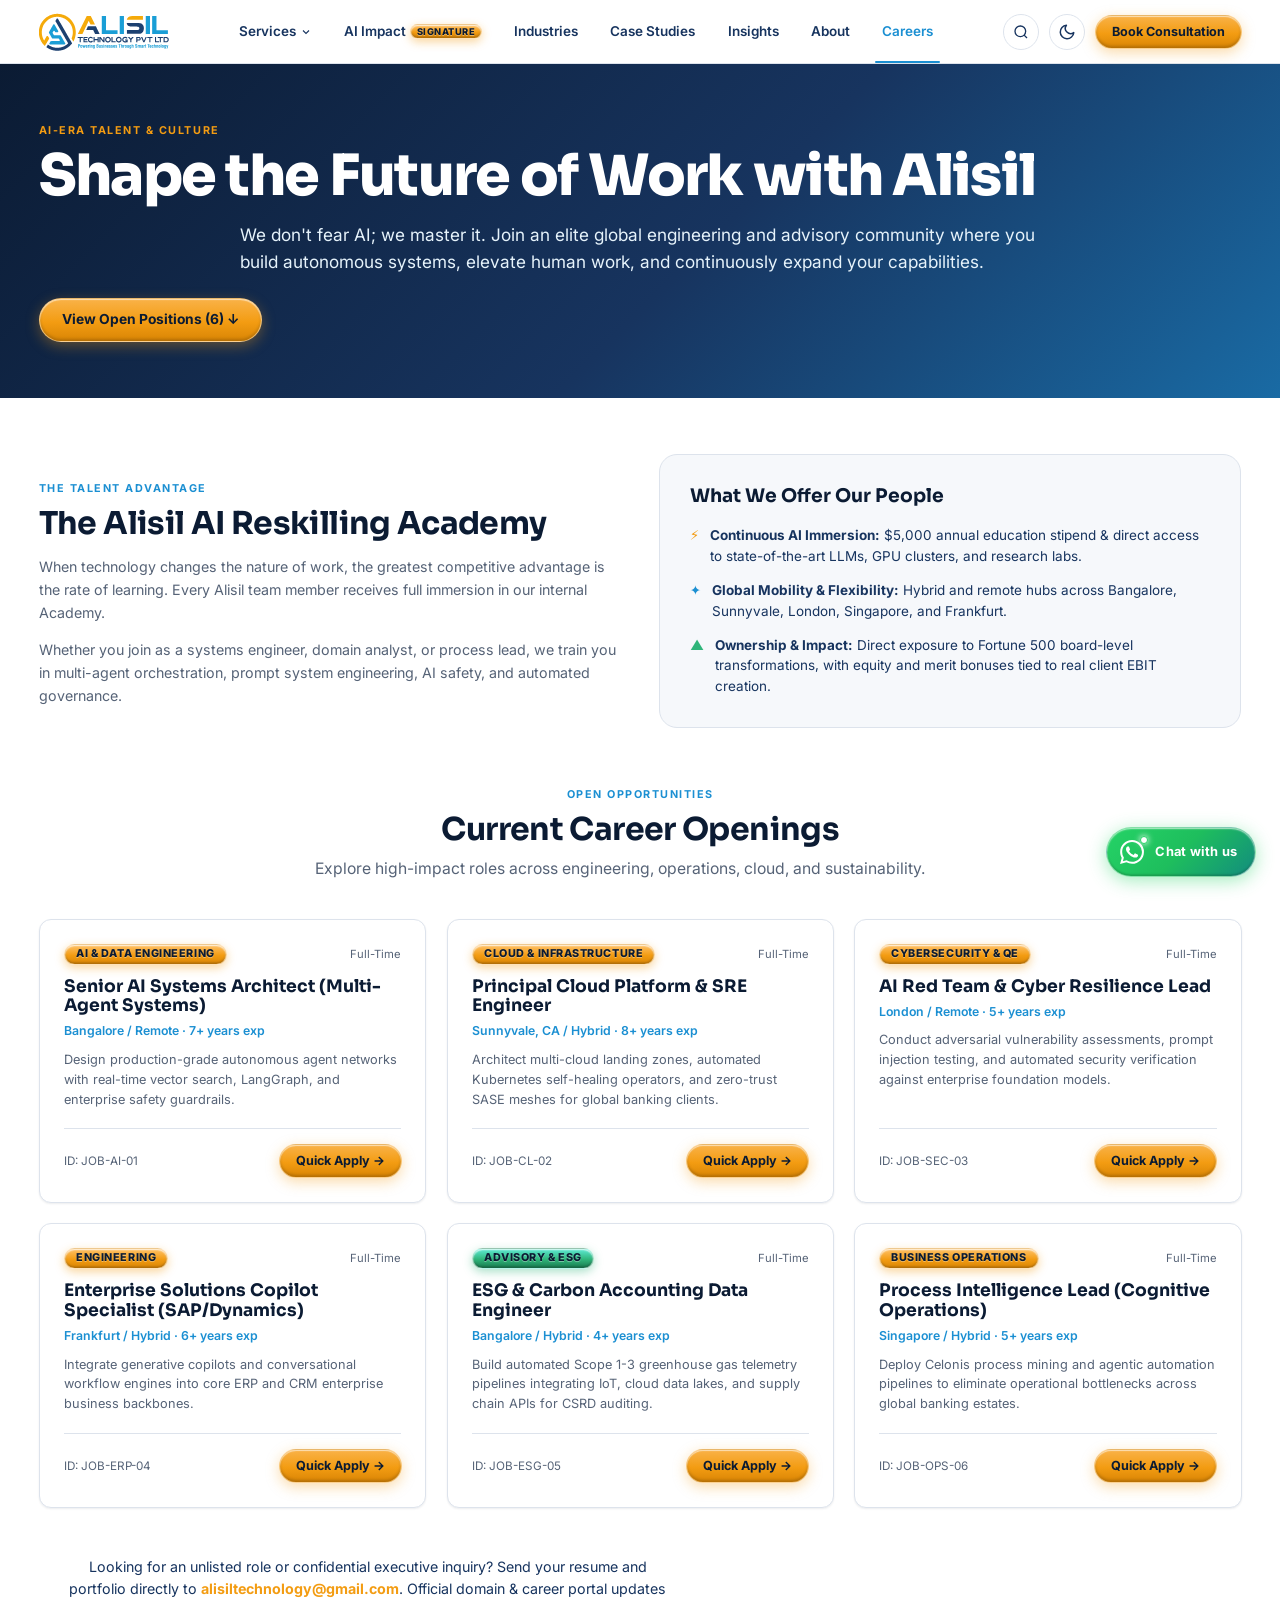
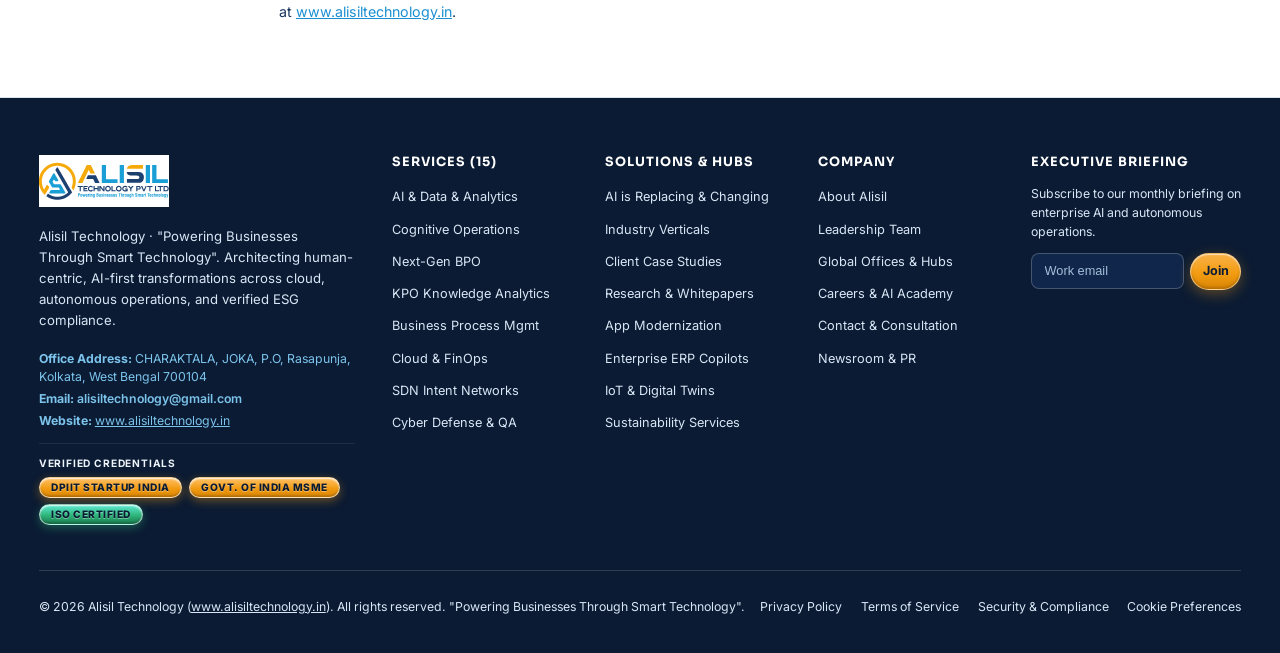
<file: careers.html>
<!DOCTYPE html>
<html lang="en" data-theme="light">

<head>
  <meta charset="UTF-8">
  <meta name="viewport" content="width=device-width, initial-scale=1.0">
  <title>Careers & AI Reskilling Academy | Join Alisil Technology</title>
  <meta name="description"
    content="Build the future of intelligent enterprise technology. Explore high-impact engineering careers, reskilling fellowships, and remote culture at Alisil Technology.">
  <meta name="keywords"
    content="AI Careers, Cloud Architect Jobs, SRE Engineering, Reskilling Academy, Alisil Technology Careers">
  <meta name="author" content="Alisil Technology">
  <meta name="robots" content="index, follow, max-image-preview:large, max-snippet:-1, max-video-preview:-1">
  <meta name="theme-color" content="#0B1B33">
  <link rel="canonical" href="https://www.alisiltechnology.in/careers.html">

  <!-- Open Graph / Facebook Meta Tags -->
  <meta property="og:type" content="website">
  <meta property="og:site_name" content="Alisil Technology">
  <meta property="og:locale" content="en_US">
  <meta property="og:title" content="Careers & AI Reskilling Academy | Join Alisil Technology">
  <meta property="og:description"
    content="Build the future of intelligent enterprise technology. Explore high-impact engineering careers, reskilling fellowships, and remote culture at Alisil Technology.">
  <meta property="og:url" content="https://www.alisiltechnology.in/careers.html">
  <meta property="og:image" content="https://www.alisiltechnology.in/assets/logo-full.svg">
  <meta property="og:image:width" content="1200">
  <meta property="og:image:height" content="630">
  <meta property="og:image:alt" content="Alisil Technology - Powering Businesses Through Smart Technology">

  <!-- Twitter Card Meta Tags -->
  <meta name="twitter:card" content="summary_large_image">
  <meta name="twitter:site" content="@AlisilTech">
  <meta name="twitter:title" content="Careers & AI Reskilling Academy | Join Alisil Technology">
  <meta name="twitter:description"
    content="Build the future of intelligent enterprise technology. Explore high-impact engineering careers, reskilling fellowships, and remote culture at Alisil Technology.">
  <meta name="twitter:image" content="https://www.alisiltechnology.in/assets/logo-full.svg">

  <link rel="icon" type="image/svg+xml" href="assets/logo-symbol.svg">
  <link rel="stylesheet" href="css/styles.css?v=2.2">

  <script type="application/ld+json">
  {
    "@context": "https://schema.org",
    "@type": "WebPage",
    "name": "Careers at Alisil Technology",
    "publisher": {
      "@type": "Organization",
      "name": "Alisil Technology",
      "url": "https://www.alisiltechnology.in"
    },
    "description": "Career opportunities and AI reskilling programs at Alisil Technology."
  }
  </script>
</head>

<body>
  <a href="#main-content" class="skip-to-content">Skip to main content</a>

  <!-- Header & Navigation (Uniform Compact) -->
  <header class="site-header" role="banner">
    <div class="container header-container">
      <a href="index.html" class="brand-link" aria-label="Alisil Technology Home">
        <img src="assets/logo-full.svg" alt="Alisil Technology Pvt Ltd" class="brand-logo-img" width="175" height="34">
      </a>

      <!-- Desktop Nav -->
      <nav class="nav-desktop" aria-label="Main Navigation">
        <div class="nav-item has-mega-menu">
          <a href="services.html" class="nav-link" aria-haspopup="true" aria-expanded="false">
            Services
            <svg width="12" height="12" viewBox="0 0 24 24" fill="none" stroke="currentColor" stroke-width="2.2">
              <path d="m6 9 6 6 6-6" />
            </svg>
          </a>
          <!-- 5 Pillars Mega Menu -->
          <div class="mega-menu" role="region" aria-label="Services Portfolio Mega Menu">
            <div class="mega-pillar">
              <span class="mega-pillar-title">✦ AI & Data</span>
              <ul class="mega-links">
                <li><a href="services.html#ai-data-analytics">AI & Data & Analytics</a></li>
                <li><a href="services.html#cognitive-business-ops">Cognitive Operations</a></li>
              </ul>
            </div>
            <div class="mega-pillar">
              <span class="mega-pillar-title">✦ Business Ops</span>
              <ul class="mega-links">
                <li><a href="services.html#bpo-services">Next-Gen BPO Services</a></li>
                <li><a href="services.html#kpo-services">KPO Knowledge Analytics</a></li>
                <li><a href="services.html#bpm-services">Business Process Mgmt</a></li>
              </ul>
            </div>
            <div class="mega-pillar">
              <span class="mega-pillar-title">✦ Cloud & Infra</span>
              <ul class="mega-links">
                <li><a href="services.html#cloud-services">Cloud Platforms & FinOps</a></li>
                <li><a href="services.html#networking-services">SDN & Intent Networks</a></li>
                <li><a href="services.html#cybersecurity-qe">Cyber Defense & QA</a></li>
              </ul>
            </div>
            <div class="mega-pillar">
              <span class="mega-pillar-title">✦ Engineering</span>
              <ul class="mega-links">
                <li><a href="services.html#app-modernization">App Modernization</a></li>
                <li><a href="services.html#enterprise-solutions">ERP & CRM Copilots</a></li>
                <li><a href="services.html#iot-digital-engineering">IoT & Digital Twins</a></li>
              </ul>
            </div>
            <div class="mega-pillar">
              <span class="mega-pillar-title">✦ Advisory & ESG</span>
              <ul class="mega-links">
                <li><a href="services.html#consulting-tech">Management Consulting</a></li>
                <li><a href="services.html#sustainability-services">Sustainability Services</a></li>
              </ul>
            </div>
          </div>
        </div>

        <div class="nav-item">
          <a href="ai-impact.html" class="nav-link">
            AI Impact
            <span class="badge badge-amber" style="font-size:0.62rem; padding: 2px 6px;">Signature</span>
          </a>
        </div>
        <div class="nav-item"><a href="industries.html" class="nav-link">Industries</a></div>
        <div class="nav-item"><a href="case-studies.html" class="nav-link">Case Studies</a></div>
        <div class="nav-item"><a href="insights.html" class="nav-link">Insights</a></div>
        <div class="nav-item"><a href="about.html" class="nav-link">About</a></div>
        <div class="nav-item"><a href="careers.html" class="nav-link active">Careers</a></div>
      </nav>

      <!-- Navigation Actions -->
      <div class="nav-actions">
        <button type="button" class="search-trigger-btn" aria-label="Open search dialog (Ctrl+K)">
          <svg width="16" height="16" viewBox="0 0 24 24" fill="none" stroke="currentColor" stroke-width="2">
            <circle cx="11" cy="11" r="8" />
            <path d="m21 21-4.3-4.3" />
          </svg>
        </button>

        <button type="button" class="theme-toggle-btn" aria-label="Toggle theme">
          <svg width="16" height="16" viewBox="0 0 24 24" fill="none" stroke="currentColor" stroke-width="2">
            <path d="M21 12.79A9 9 0 1 1 11.21 3 7 7 0 0 0 21 12.79z" />
          </svg>
        </button>

        <a href="contact.html" class="btn btn-primary btn-sm">Book Consultation</a>

        <button type="button" class="mobile-nav-toggle" aria-label="Open mobile menu" aria-expanded="false">
          <svg width="22" height="22" viewBox="0 0 24 24" fill="none" stroke="currentColor" stroke-width="2">
            <line x1="3" y1="12" x2="21" y2="12" />
            <line x1="3" y1="6" x2="21" y2="6" />
            <line x1="3" y1="18" x2="21" y2="18" />
          </svg>
        </button>
      </div>
    </div>
  </header>

  <!-- Mobile Navigation Drawer (Uniform) -->
  <div class="mobile-drawer" role="dialog" aria-modal="true" aria-hidden="true" aria-label="Mobile Navigation">
    <div class="drawer-header">
      <img src="assets/logo-full.svg" alt="Alisil Technology" class="brand-logo-img" width="135" height="28">
      <button type="button" class="drawer-close" aria-label="Close menu">&times;</button>
    </div>
    <ul class="mobile-links">
      <li><a href="index.html">Home</a></li>
      <li>
        <a href="services.html">Services Portfolio (15 Services)</a>
        <ul class="mobile-sublinks">
          <li><a href="services.html#ai-data-analytics">✦ AI & Data</a></li>
          <li><a href="services.html#bpo-services">✦ Business Operations</a></li>
          <li><a href="services.html#cloud-services">✦ Cloud & Infrastructure</a></li>
          <li><a href="services.html#app-modernization">✦ Enterprise Engineering</a></li>
          <li><a href="services.html#consulting-tech">✦ Advisory & ESG</a></li>
        </ul>
      </li>
      <li><a href="ai-impact.html">AI is Replacing & Changing</a></li>
      <li><a href="industries.html">Industry Verticals</a></li>
      <li><a href="case-studies.html">Case Studies & ROI</a></li>
      <li><a href="insights.html">Insights & Whitepapers</a></li>
      <li><a href="about.html">About & Leadership</a></li>
      <li><a href="careers.html">Careers & AI Academy</a></li>
      <li><a href="contact.html">Contact & Consultation</a></li>
    </ul>
    <div class="mobile-drawer-cta">
      <a href="contact.html" class="btn btn-primary btn-sm">Book a Consultation</a>
    </div>
  </div>

  <main id="main-content">
    <!-- Hero Banner (Compact) -->
    <section class="section section-dark"
      style="background: var(--grad-hero); padding-top: 3.5rem; padding-bottom: 3.75rem;">
      <div class="container text-center reveal-on-scroll">
        <span class="text-eyebrow" style="color: var(--amber-500);">AI-Era Talent & Culture</span>
        <h1 class="text-display" style="color: #FFFFFF; margin-bottom: 1rem;">
          Shape the Future of Work with Alisil
        </h1>
        <p class="text-body-lg" style="color: var(--sky-100); max-width: 800px; margin: 0 auto 1.5rem auto;">
          We don't fear AI; we master it. Join an elite global engineering and advisory community where you build
          autonomous systems, elevate human work, and continuously expand your capabilities.
        </p>
        <a href="#open-roles" class="btn btn-primary">View Open Positions (6) ↓</a>
      </div>
    </section>

    <!-- Culture & The AI Academy (Compact) -->
    <section class="section" id="academy">
      <div class="container">
        <div class="grid-2col-balanced" class="reveal-on-scroll">
          <div>
            <span class="text-eyebrow">The Talent Advantage</span>
            <h2 class="text-h2" style="margin-bottom: 1rem;">The Alisil AI Reskilling Academy</h2>
            <p style="color: var(--text-muted); font-size: 0.95rem; line-height: 1.6; margin-bottom: 1rem;">
              When technology changes the nature of work, the greatest competitive advantage is the rate of learning.
              Every Alisil team member receives full immersion in our internal Academy.
            </p>
            <p style="color: var(--text-muted); font-size: 0.95rem; line-height: 1.6;">
              Whether you join as a systems engineer, domain analyst, or process lead, we train you in multi-agent
              orchestration, prompt system engineering, AI safety, and automated governance.
            </p>
          </div>

          <div
            style="background: var(--bg-alt); padding: 2rem; border-radius: var(--radius-lg); border: 1px solid var(--border);">
            <h3 style="margin-bottom: 1.25rem; color: var(--text-heading); font-size: 1.25rem;">What We Offer Our People
            </h3>
            <ul style="list-style: none; display: flex; flex-direction: column; gap: 0.85rem; font-size: 0.9rem;">
              <li style="display: flex; gap: 0.75rem;">
                <strong style="color: var(--amber-500);">⚡</strong>
                <div><strong>Continuous AI Immersion:</strong> $5,000 annual education stipend & direct access to
                  state-of-the-art LLMs, GPU clusters, and research labs.</div>
              </li>
              <li style="display: flex; gap: 0.75rem;">
                <strong style="color: var(--sky-500);">✦</strong>
                <div><strong>Global Mobility & Flexibility:</strong> Hybrid and remote hubs across Bangalore, Sunnyvale,
                  London, Singapore, and Frankfurt.</div>
              </li>
              <li style="display: flex; gap: 0.75rem;">
                <strong style="color: var(--green-500);">▲</strong>
                <div><strong>Ownership & Impact:</strong> Direct exposure to Fortune 500 board-level transformations,
                  with equity and merit bonuses tied to real client EBIT creation.</div>
              </li>
            </ul>
          </div>
        </div>

        <!-- Open Roles Section -->
        <div id="open-roles" class="reveal-on-scroll">
          <div class="section-header">
            <span class="text-eyebrow">Open Opportunities</span>
            <h2 class="text-h2">Current Career Openings</h2>
            <p>Explore high-impact roles across engineering, operations, cloud, and sustainability.</p>
          </div>

          <div class="services-grid" id="jobs-container">
            <!-- Job 1 -->
            <article class="service-card">
              <div>
                <div
                  style="display: flex; justify-content: space-between; align-items: center; margin-bottom: 0.75rem;">
                  <span class="badge badge-amber">AI & Data Engineering</span>
                  <span style="font-size: 0.75rem; color: var(--text-muted);">Full-Time</span>
                </div>
                <h3 style="font-size: 1.15rem; margin-bottom: 0.35rem;">Senior AI Systems Architect (Multi-Agent
                  Systems)</h3>
                <div style="font-size: 0.82rem; color: var(--sky-500); font-weight: 600; margin-bottom: 0.65rem;">
                  Bangalore / Remote · 7+ years exp</div>
                <p style="font-size: 0.85rem; color: var(--text-muted); line-height: 1.55; margin-bottom: 1.25rem;">
                  Design production-grade autonomous agent networks with real-time vector search, LangGraph, and
                  enterprise safety guardrails.
                </p>
              </div>
              <div class="service-footer">
                <span style="font-size: 0.78rem; color: var(--text-muted);">ID: JOB-AI-01</span>
                <button type="button" class="btn btn-primary btn-sm apply-modal-trigger"
                  data-job-title="Senior AI Systems Architect">
                  Quick Apply →
                </button>
              </div>
            </article>

            <!-- Job 2 -->
            <article class="service-card">
              <div>
                <div
                  style="display: flex; justify-content: space-between; align-items: center; margin-bottom: 0.75rem;">
                  <span class="badge badge-primary">Cloud & Infrastructure</span>
                  <span style="font-size: 0.75rem; color: var(--text-muted);">Full-Time</span>
                </div>
                <h3 style="font-size: 1.15rem; margin-bottom: 0.35rem;">Principal Cloud Platform & SRE Engineer</h3>
                <div style="font-size: 0.82rem; color: var(--sky-500); font-weight: 600; margin-bottom: 0.65rem;">
                  Sunnyvale, CA / Hybrid · 8+ years exp</div>
                <p style="font-size: 0.85rem; color: var(--text-muted); line-height: 1.55; margin-bottom: 1.25rem;">
                  Architect multi-cloud landing zones, automated Kubernetes self-healing operators, and zero-trust SASE
                  meshes for global banking clients.
                </p>
              </div>
              <div class="service-footer">
                <span style="font-size: 0.78rem; color: var(--text-muted);">ID: JOB-CL-02</span>
                <button type="button" class="btn btn-primary btn-sm apply-modal-trigger"
                  data-job-title="Principal Cloud Platform & SRE Engineer">
                  Quick Apply →
                </button>
              </div>
            </article>

            <!-- Job 3 -->
            <article class="service-card">
              <div>
                <div
                  style="display: flex; justify-content: space-between; align-items: center; margin-bottom: 0.75rem;">
                  <span class="badge badge-primary">Cybersecurity & QE</span>
                  <span style="font-size: 0.75rem; color: var(--text-muted);">Full-Time</span>
                </div>
                <h3 style="font-size: 1.15rem; margin-bottom: 0.35rem;">AI Red Team & Cyber Resilience Lead</h3>
                <div style="font-size: 0.82rem; color: var(--sky-500); font-weight: 600; margin-bottom: 0.65rem;">London
                  / Remote · 5+ years exp</div>
                <p style="font-size: 0.85rem; color: var(--text-muted); line-height: 1.55; margin-bottom: 1.25rem;">
                  Conduct adversarial vulnerability assessments, prompt injection testing, and automated security
                  verification against enterprise foundation models.
                </p>
              </div>
              <div class="service-footer">
                <span style="font-size: 0.78rem; color: var(--text-muted);">ID: JOB-SEC-03</span>
                <button type="button" class="btn btn-primary btn-sm apply-modal-trigger"
                  data-job-title="AI Red Team & Cyber Resilience Lead">
                  Quick Apply →
                </button>
              </div>
            </article>

            <!-- Job 4 -->
            <article class="service-card">
              <div>
                <div
                  style="display: flex; justify-content: space-between; align-items: center; margin-bottom: 0.75rem;">
                  <span class="badge badge-primary">Engineering</span>
                  <span style="font-size: 0.75rem; color: var(--text-muted);">Full-Time</span>
                </div>
                <h3 style="font-size: 1.15rem; margin-bottom: 0.35rem;">Enterprise Solutions Copilot Specialist
                  (SAP/Dynamics)</h3>
                <div style="font-size: 0.82rem; color: var(--sky-500); font-weight: 600; margin-bottom: 0.65rem;">
                  Frankfurt / Hybrid · 6+ years exp</div>
                <p style="font-size: 0.85rem; color: var(--text-muted); line-height: 1.55; margin-bottom: 1.25rem;">
                  Integrate generative copilots and conversational workflow engines into core ERP and CRM enterprise
                  business backbones.
                </p>
              </div>
              <div class="service-footer">
                <span style="font-size: 0.78rem; color: var(--text-muted);">ID: JOB-ERP-04</span>
                <button type="button" class="btn btn-primary btn-sm apply-modal-trigger"
                  data-job-title="Enterprise Solutions Copilot Specialist">
                  Quick Apply →
                </button>
              </div>
            </article>

            <!-- Job 5 -->
            <article class="service-card">
              <div>
                <div
                  style="display: flex; justify-content: space-between; align-items: center; margin-bottom: 0.75rem;">
                  <span class="badge badge-green">Advisory & ESG</span>
                  <span style="font-size: 0.75rem; color: var(--text-muted);">Full-Time</span>
                </div>
                <h3 style="font-size: 1.15rem; margin-bottom: 0.35rem;">ESG & Carbon Accounting Data Engineer</h3>
                <div style="font-size: 0.82rem; color: var(--sky-500); font-weight: 600; margin-bottom: 0.65rem;">
                  Bangalore / Hybrid · 4+ years exp</div>
                <p style="font-size: 0.85rem; color: var(--text-muted); line-height: 1.55; margin-bottom: 1.25rem;">
                  Build automated Scope 1-3 greenhouse gas telemetry pipelines integrating IoT, cloud data lakes, and
                  supply chain APIs for CSRD auditing.
                </p>
              </div>
              <div class="service-footer">
                <span style="font-size: 0.78rem; color: var(--text-muted);">ID: JOB-ESG-05</span>
                <button type="button" class="btn btn-primary btn-sm apply-modal-trigger"
                  data-job-title="ESG & Carbon Accounting Data Engineer">
                  Quick Apply →
                </button>
              </div>
            </article>

            <!-- Job 6 -->
            <article class="service-card">
              <div>
                <div
                  style="display: flex; justify-content: space-between; align-items: center; margin-bottom: 0.75rem;">
                  <span class="badge badge-primary">Business Operations</span>
                  <span style="font-size: 0.75rem; color: var(--text-muted);">Full-Time</span>
                </div>
                <h3 style="font-size: 1.15rem; margin-bottom: 0.35rem;">Process Intelligence Lead (Cognitive Operations)
                </h3>
                <div style="font-size: 0.82rem; color: var(--sky-500); font-weight: 600; margin-bottom: 0.65rem;">
                  Singapore / Hybrid · 5+ years exp</div>
                <p style="font-size: 0.85rem; color: var(--text-muted); line-height: 1.55; margin-bottom: 1.25rem;">
                  Deploy Celonis process mining and agentic automation pipelines to eliminate operational bottlenecks
                  across global banking estates.
                </p>
              </div>
              <div class="service-footer">
                <span style="font-size: 0.78rem; color: var(--text-muted);">ID: JOB-OPS-06</span>
                <button type="button" class="btn btn-primary btn-sm apply-modal-trigger"
                  data-job-title="Process Intelligence Lead">
                  Quick Apply →
                </button>
              </div>
            </article>
          </div>

          <!-- Direct Inquiries & Resume Submission -->
          <div
            style="margin-top: 2rem; padding: 1.25rem 1.5rem; background: var(--bg-card); border: 1px solid var(--border-color); border-radius: 8px; text-align: center;">
            <p style="margin: 0; font-size: 0.95rem; color: var(--text-secondary);">
              Looking for an unlisted role or confidential executive inquiry? Send your resume and portfolio directly to
              <a href="mailto:alisiltechnology@gmail.com"
                style="color: var(--amber-500); font-weight: 700;">alisiltechnology@gmail.com</a>.
              Official domain & career portal updates at <a href="https://www.alisiltechnology.in"
                style="color: var(--sky-500); text-decoration: underline;">www.alisiltechnology.in</a>.
            </p>
          </div>
        </div>
      </div>
    </section>
  </main>

  <!-- Job Application Modal -->
  <dialog id="job-apply-dialog" aria-labelledby="job-dialog-title" closedby="any">
    <div class="dialog-header">
      <h2 id="job-dialog-title" style="font-size: 1.2rem;">Apply for Role</h2>
      <button type="button" class="dialog-close-btn">&times;</button>
    </div>
    <p id="target-role-name"
      style="font-weight: 700; color: var(--amber-500); margin-bottom: 1.25rem; font-size: 0.95rem;"></p>
    <form data-validate="true">
      <div class="form-group">
        <label class="form-label" for="applicant-name">Full Name</label>
        <input type="text" id="applicant-name" class="form-input" required placeholder="Alex Rivera">
      </div>
      <div class="form-group">
        <label class="form-label" for="applicant-email">Email Address</label>
        <input type="email" id="applicant-email" class="form-input" required placeholder="alex.rivera@example.com">
      </div>
      <div class="form-group">
        <label class="form-label" for="applicant-linkedin">LinkedIn Profile or Portfolio URL</label>
        <input type="url" id="applicant-linkedin" class="form-input" required
          placeholder="https://linkedin.com/in/alex">
      </div>
      <div class="form-group">
        <label class="form-label" for="applicant-note">Brief Introduction / AI Experience</label>
        <textarea id="applicant-note" class="form-textarea"
          placeholder="Tell us about the systems you've built..."></textarea>
      </div>
      <input type="text" class="honeypot-field" tabindex="-1" autocomplete="off">
      <button type="submit" class="btn btn-primary" style="width: 100%;">Submit Application</button>
    </form>
  </dialog>

  <!-- UNIFORM FOOTER -->
  <footer class="site-footer" role="contentinfo">
    <div class="container">
      <div class="footer-top">
        <div class="footer-brand">
          <a href="index.html">
            <img src="assets/logo-dark.svg" alt="Alisil Technology" class="brand-logo-img" width="170" height="34">
          </a>
          <p>
            Alisil Technology · "Powering Businesses Through Smart Technology". Architecting human-centric, AI-first
            transformations across cloud, autonomous operations, and verified ESG compliance.
          </p>
          <div style="font-size: 0.82rem; color: var(--sky-300); margin-top: 0.4rem; line-height: 1.45;"
            data-company-address>
            <strong>Office Address:</strong> CHARAKTALA, JOKA, P.O, Rasapunja, Kolkata, West Bengal 700104
          </div>
          <div style="font-size: 0.82rem; color: var(--sky-300); margin-top: 0.25rem;">
            <strong>Email:</strong> <a href="mailto:alisiltechnology@gmail.com"
              style="color: var(--amber-400); font-weight: 600;">alisiltechnology@gmail.com</a>
          </div>
          <div style="font-size: 0.82rem; color: var(--sky-300); margin-top: 0.2rem;">
            <strong>Website:</strong> <a href="https://www.alisiltechnology.in"
              style="color: var(--sky-200); text-decoration: underline;">www.alisiltechnology.in</a>
          </div>
          <div
            style="margin-top: 0.85rem; padding-top: 0.75rem; border-top: 1px solid rgba(255,255,255,0.08); font-size: 0.76rem; display: flex; flex-direction: column; gap: 0.35rem;">
            <div
              style="font-weight: 700; color: var(--amber-400); text-transform: uppercase; letter-spacing: 0.08em; font-size: 0.68rem;">
              Verified Credentials</div>
            <div style="display: flex; flex-wrap: wrap; gap: 0.45rem;">
              <a href="about.html#accreditations" class="badge badge-primary"
                style="font-size: 0.68rem; text-decoration: none;">DPIIT Startup India</a>
              <a href="about.html#accreditations" class="badge badge-amber"
                style="font-size: 0.68rem; text-decoration: none;">Govt. of India MSME</a>
              <a href="about.html#accreditations" class="badge badge-green"
                style="font-size: 0.68rem; text-decoration: none;">ISO Certified</a>
            </div>
          </div>
        </div>
        <div class="footer-col">
          <h4>Services (15)</h4>
          <ul class="footer-links">
            <li><a href="services.html#ai-data-analytics">AI & Data & Analytics</a></li>
            <li><a href="services.html#cognitive-business-ops">Cognitive Operations</a></li>
            <li><a href="services.html#bpo-services">Next-Gen BPO</a></li>
            <li><a href="services.html#kpo-services">KPO Knowledge Analytics</a></li>
            <li><a href="services.html#bpm-services">Business Process Mgmt</a></li>
            <li><a href="services.html#cloud-services">Cloud & FinOps</a></li>
            <li><a href="services.html#networking-services">SDN Intent Networks</a></li>
            <li><a href="services.html#cybersecurity-qe">Cyber Defense & QA</a></li>
          </ul>
        </div>

        <div class="footer-col">
          <h4>Solutions & Hubs</h4>
          <ul class="footer-links">
            <li><a href="ai-impact.html">AI is Replacing & Changing</a></li>
            <li><a href="industries.html">Industry Verticals</a></li>
            <li><a href="case-studies.html">Client Case Studies</a></li>
            <li><a href="insights.html">Research & Whitepapers</a></li>
            <li><a href="services.html#app-modernization">App Modernization</a></li>
            <li><a href="services.html#enterprise-solutions">Enterprise ERP Copilots</a></li>
            <li><a href="services.html#iot-digital-engineering">IoT & Digital Twins</a></li>
            <li><a href="services.html#sustainability-services">Sustainability Services</a></li>
          </ul>
        </div>

        <div class="footer-col">
          <h4>Company</h4>
          <ul class="footer-links">
            <li><a href="about.html">About Alisil</a></li>
            <li><a href="about.html#leadership">Leadership Team</a></li>
            <li><a href="about.html#offices">Global Offices & Hubs</a></li>
            <li><a href="careers.html">Careers & AI Academy</a></li>
            <li><a href="contact.html">Contact & Consultation</a></li>
            <li><a href="contact.html?type=media">Newsroom & PR</a></li>
          </ul>
        </div>

        <div class="footer-col">
          <h4>Executive Briefing</h4>
          <p style="font-size: 0.82rem; color: #D8E6F5; margin-bottom: 0.75rem;">
            Subscribe to our monthly briefing on enterprise AI and autonomous operations.
          </p>
          <form class="newsletter-form" data-validate="true">
            <input type="email" class="newsletter-input" placeholder="Work email" required
              aria-label="Work Email Address">
            <input type="text" class="honeypot-field" tabindex="-1" autocomplete="off">
            <button type="submit" class="btn btn-primary btn-sm">Join</button>
          </form>
        </div>
      </div>

      <div class="footer-bottom">
        <div>
          &copy; 2026 Alisil Technology (<a href="https://www.alisiltechnology.in"
            style="color: inherit; text-decoration: underline;">www.alisiltechnology.in</a>). All rights reserved.
          "Powering Businesses Through Smart Technology".
        </div>
        <ul class="footer-legal-links">
          <li><a href="about.html#privacy">Privacy Policy</a></li>
          <li><a href="about.html#terms">Terms of Service</a></li>
          <li><a href="about.html#privacy">Security & Compliance</a></li>
          <li><a href="about.html#privacy">Cookie Preferences</a></li>
        </ul>
      </div>
    </div>
  </footer>

  <!-- Search Modal (Uniform) -->
  <dialog id="search-dialog" aria-labelledby="search-dialog-title" closedby="any">
    <div class="dialog-header">
      <h2 id="search-dialog-title" style="font-size: 1.2rem;">Site-Wide Intelligence Search</h2>
      <button type="button" class="dialog-close-btn">&times;</button>
    </div>
    <div class="search-input-wrapper">
      <input type="search" id="global-search-input" class="search-input" placeholder="Search careers, skills, roles..."
        autofocus>
    </div>
    <ul class="search-results-list" id="search-results-list"></ul>
  </dialog>

  <!-- WhatsApp Floating Chat Button (Static first-paint markup for instant live rendering) -->
  <a id="whatsapp-floating-btn" class="whatsapp-floating-btn"
    href="https://api.whatsapp.com/send?phone=919874199630&amp;text=Hello%20Alisil%20Technology%2C%20I%20am%20interested%20in%20your%20enterprise%20AI%20and%20technology%20services.%20I%20would%20like%20to%20learn%20more."
    target="_blank" rel="noopener noreferrer" aria-label="Chat with Alisil Technology on WhatsApp">
    <div class="whatsapp-icon-wrap">
      <svg width="24" height="24" viewBox="0 0 24 24" fill="#FFFFFF" aria-hidden="true">
        <path
          d="M17.472 14.382c-.297-.149-1.758-.867-2.03-.967-.273-.099-.471-.148-.67.15-.197.297-.767.966-.94 1.164-.173.199-.347.223-.644.075-.297-.15-1.255-.463-2.39-1.475-.883-.788-1.48-1.761-1.653-2.059-.173-.297-.018-.458.13-.606.134-.133.298-.347.446-.52.149-.174.198-.298.298-.497.099-.198.05-.371-.025-.52-.075-.149-.669-1.612-.916-2.207-.242-.579-.487-.5-.669-.51-.173-.008-.371-.01-.57-.01-.198 0-.52.074-.792.372-.272.297-1.04 1.016-1.04 2.479 0 1.462 1.065 2.875 1.213 3.074.149.198 2.096 3.2 5.077 4.487.709.306 1.262.489 1.694.625.712.227 1.36.195 1.871.118.571-.085 1.758-.719 2.006-1.413.248-.694.248-1.289.173-1.413-.074-.124-.272-.198-.57-.347m-5.421 7.403h-.004a9.87 9.87 0 01-5.031-1.378l-.361-.214-3.741.982.998-3.648-.235-.374a9.86 9.86 0 01-1.51-5.26c.001-5.45 4.436-9.884 9.888-9.884 2.64 0 5.122 1.03 6.988 2.898a9.825 9.825 0 012.893 6.994c-.003 5.45-4.437 9.884-9.885 9.884m8.413-18.297A11.815 11.815 0 0012.05 0C5.495 0 .16 5.335.157 11.892c0 2.096.547 4.142 1.588 5.945L.057 24l6.305-1.654a11.882 11.882 0 005.683 1.448h.005c6.554 0 11.89-5.335 11.893-11.893a11.821 11.821 0 00-3.48-8.413Z" />
      </svg>
      <span class="whatsapp-online-dot"></span>
    </div>
    <span class="whatsapp-btn-text">Chat with us</span>
  </a>

  <script src="js/data.js?v=2.2"></script>
  <script src="js/main.js?v=2.2"></script>
  <script>
    document.addEventListener('DOMContentLoaded', () => {
      const dialog = document.getElementById('job-apply-dialog');
      const roleLabel = document.getElementById('target-role-name');
      const applyBtns = document.querySelectorAll('.apply-modal-trigger');

      applyBtns.forEach(btn => {
        btn.addEventListener('click', () => {
          const title = btn.getAttribute('data-job-title');
          if (roleLabel) roleLabel.textContent = `Applying for: ${title}`;
          if (dialog) dialog.showModal();
        });
      });

      const closeBtn = dialog?.querySelector('.dialog-close-btn');
      if (closeBtn) closeBtn.addEventListener('click', () => dialog.close());
    });
  </script>
</body>

</html>
</file>
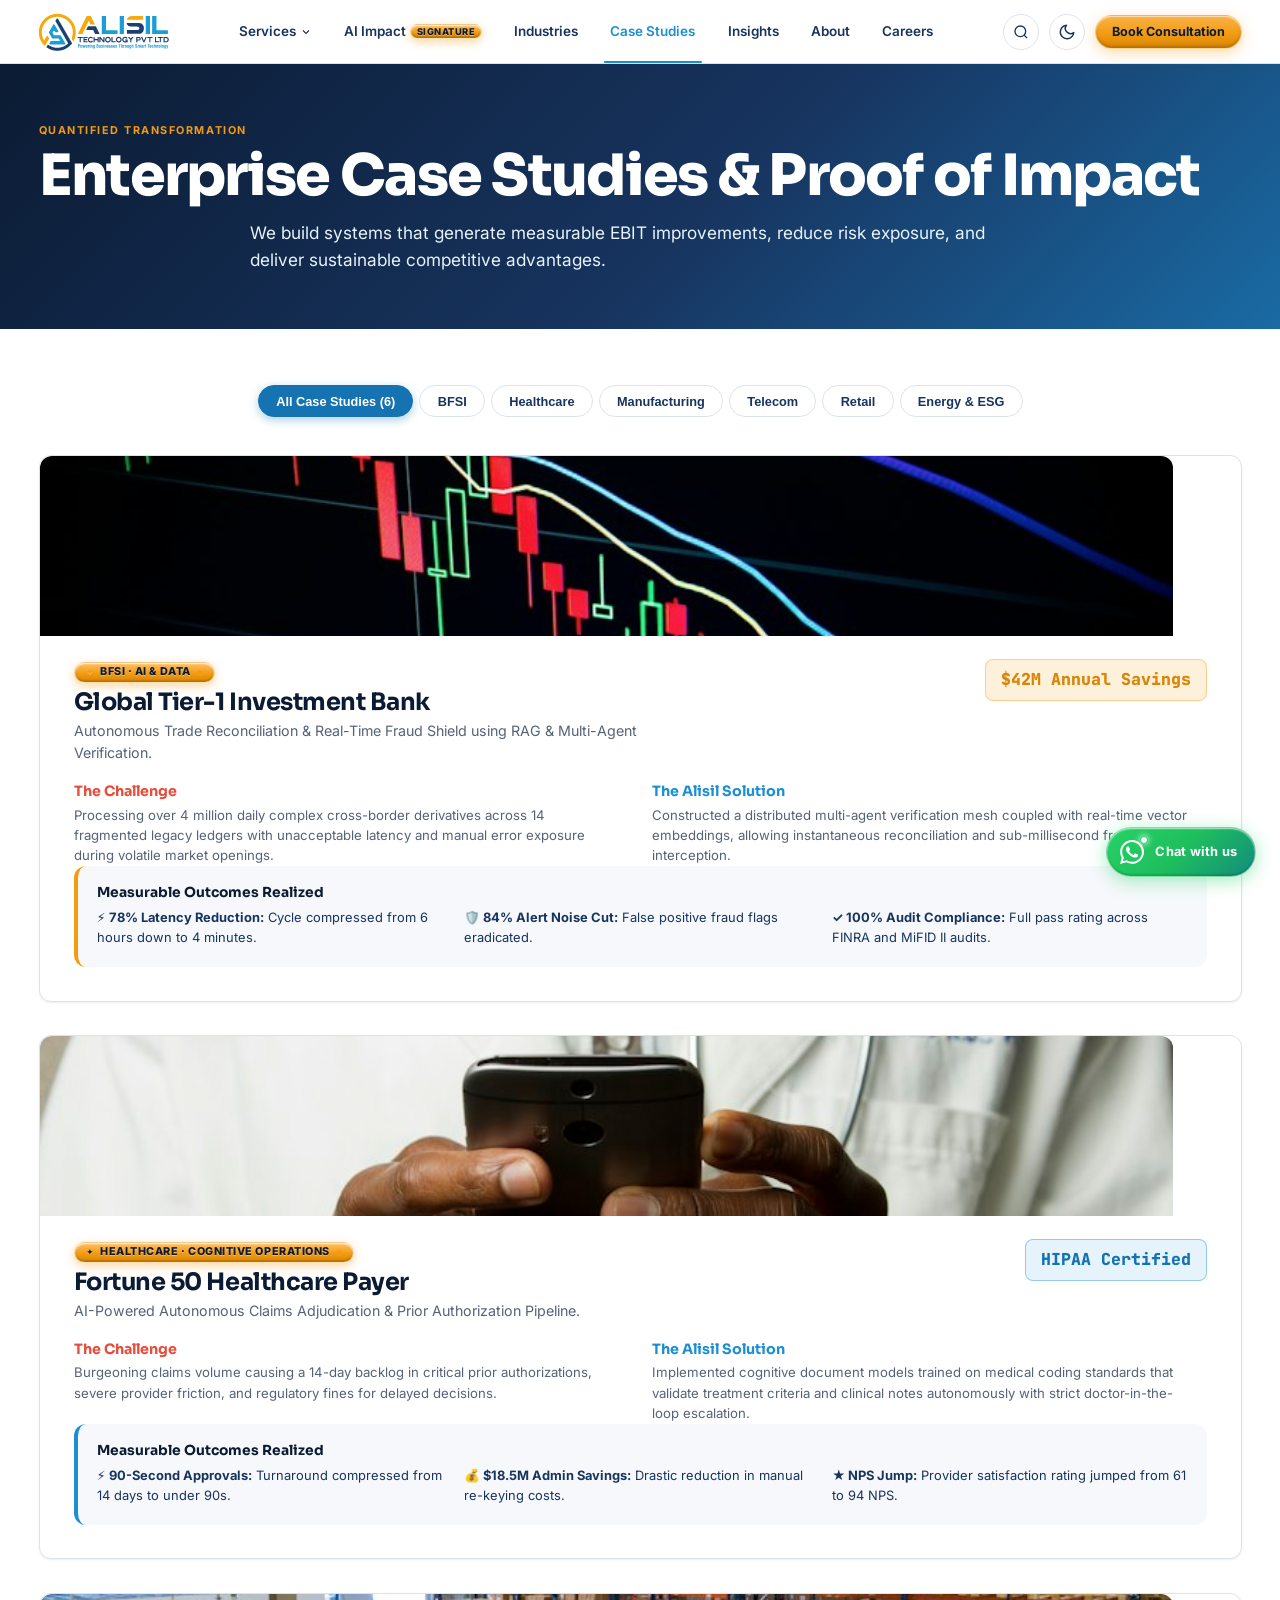
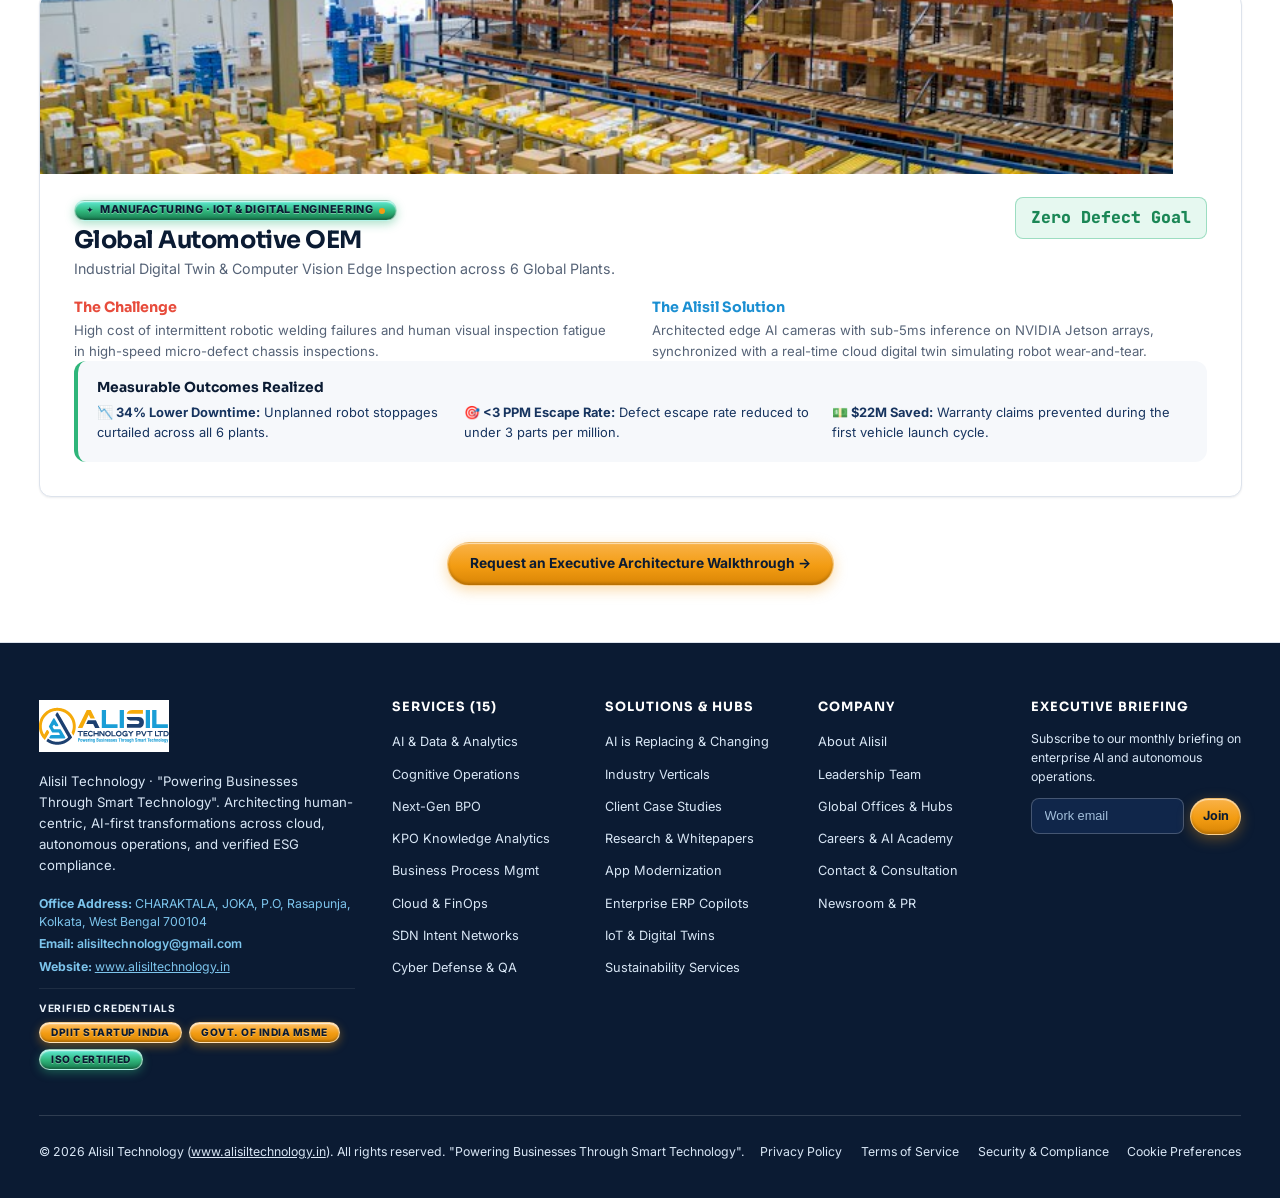
<file: case-studies.html>
<!DOCTYPE html>
<html lang="en" data-theme="light">

<head>
  <meta charset="UTF-8">
  <meta name="viewport" content="width=device-width, initial-scale=1.0">
  <title>Client Case Studies & Verified ROI Outcomes | Alisil Technology</title>
  <meta name="description"
    content="Explore real enterprise transformations delivered by Alisil Technology across global banking, healthcare, automotive OEM, telco, and retail leaders.">
  <meta name="keywords"
    content="Enterprise Case Studies, AI ROI, Cloud Modernization Outcomes, Cognitive BPO Results, Alisil Technology">
  <meta name="author" content="Alisil Technology">
  <meta name="robots" content="index, follow, max-image-preview:large, max-snippet:-1, max-video-preview:-1">
  <meta name="theme-color" content="#0B1B33">
  <link rel="canonical" href="https://www.alisiltechnology.in/case-studies.html">

  <!-- Open Graph / Facebook Meta Tags -->
  <meta property="og:type" content="website">
  <meta property="og:site_name" content="Alisil Technology">
  <meta property="og:locale" content="en_US">
  <meta property="og:title" content="Client Case Studies & Verified ROI Outcomes | Alisil Technology">
  <meta property="og:description"
    content="Explore real enterprise transformations delivered by Alisil Technology across global banking, healthcare, automotive OEM, telco, and retail leaders.">
  <meta property="og:url" content="https://www.alisiltechnology.in/case-studies.html">
  <meta property="og:image" content="https://www.alisiltechnology.in/assets/logo-full.svg">
  <meta property="og:image:width" content="1200">
  <meta property="og:image:height" content="630">
  <meta property="og:image:alt" content="Alisil Technology - Powering Businesses Through Smart Technology">

  <!-- Twitter Card Meta Tags -->
  <meta name="twitter:card" content="summary_large_image">
  <meta name="twitter:site" content="@AlisilTech">
  <meta name="twitter:title" content="Client Case Studies & Verified ROI Outcomes | Alisil Technology">
  <meta name="twitter:description"
    content="Explore real enterprise transformations delivered by Alisil Technology across global banking, healthcare, automotive OEM, telco, and retail leaders.">
  <meta name="twitter:image" content="https://www.alisiltechnology.in/assets/logo-full.svg">

  <link rel="icon" type="image/svg+xml" href="assets/logo-symbol.svg">
  <link rel="stylesheet" href="css/styles.css?v=2.2">

  <script type="application/ld+json">
  {
    "@context": "https://schema.org",
    "@type": "ItemList",
    "name": "Alisil Technology Enterprise Case Studies",
    "itemListElement": [
      {
        "@type": "ListItem",
        "position": 1,
        "name": "Tier-1 Global Investment Bank - Automated Trading Telemetry"
      },
      {
        "@type": "ListItem",
        "position": 2,
        "name": "Fortune 50 Healthcare Payer - Cognitive Claims Processing"
      },
      {
        "@type": "ListItem",
        "position": 3,
        "name": "Global Automotive OEM - Predictive Quality Digital Twins"
      }
    ]
  }
  </script>
</head>

<body>
  <!-- Accessibility Skip Link -->
  <a href="#main-content" class="skip-to-content">Skip to main content</a>

  <!-- Header & Navigation (Uniform Compact) -->
  <header class="site-header" role="banner">
    <div class="container header-container">
      <a href="index.html" class="brand-link" aria-label="Alisil Technology Home">
        <img src="assets/logo-full.svg" alt="Alisil Technology Pvt Ltd" class="brand-logo-img" width="175" height="34">
      </a>

      <!-- Desktop Nav -->
      <nav class="nav-desktop" aria-label="Main Navigation">
        <div class="nav-item has-mega-menu">
          <a href="services.html" class="nav-link" aria-haspopup="true" aria-expanded="false">
            Services
            <svg width="12" height="12" viewBox="0 0 24 24" fill="none" stroke="currentColor" stroke-width="2.2">
              <path d="m6 9 6 6 6-6" />
            </svg>
          </a>
          <!-- 5 Pillars Mega Menu -->
          <div class="mega-menu" role="region" aria-label="Services Portfolio Mega Menu">
            <div class="mega-pillar">
              <span class="mega-pillar-title">✦ AI & Data</span>
              <ul class="mega-links">
                <li><a href="services.html#ai-data-analytics">AI & Data & Analytics</a></li>
                <li><a href="services.html#cognitive-business-ops">Cognitive Operations</a></li>
              </ul>
            </div>
            <div class="mega-pillar">
              <span class="mega-pillar-title">✦ Business Ops</span>
              <ul class="mega-links">
                <li><a href="services.html#bpo-services">Next-Gen BPO Services</a></li>
                <li><a href="services.html#kpo-services">KPO Knowledge Analytics</a></li>
                <li><a href="services.html#bpm-services">Business Process Mgmt</a></li>
              </ul>
            </div>
            <div class="mega-pillar">
              <span class="mega-pillar-title">✦ Cloud & Infra</span>
              <ul class="mega-links">
                <li><a href="services.html#cloud-services">Cloud Platforms & FinOps</a></li>
                <li><a href="services.html#networking-services">SDN & Intent Networks</a></li>
                <li><a href="services.html#cybersecurity-qe">Cyber Defense & QA</a></li>
              </ul>
            </div>
            <div class="mega-pillar">
              <span class="mega-pillar-title">✦ Engineering</span>
              <ul class="mega-links">
                <li><a href="services.html#app-modernization">App Modernization</a></li>
                <li><a href="services.html#enterprise-solutions">ERP & CRM Copilots</a></li>
                <li><a href="services.html#iot-digital-engineering">IoT & Digital Twins</a></li>
              </ul>
            </div>
            <div class="mega-pillar">
              <span class="mega-pillar-title">✦ Advisory & ESG</span>
              <ul class="mega-links">
                <li><a href="services.html#consulting-tech">Management Consulting</a></li>
                <li><a href="services.html#sustainability-services">Sustainability Services</a></li>
              </ul>
            </div>
          </div>
        </div>

        <div class="nav-item">
          <a href="ai-impact.html" class="nav-link">
            AI Impact
            <span class="badge badge-amber" style="font-size:0.62rem; padding: 2px 6px;">Signature</span>
          </a>
        </div>
        <div class="nav-item"><a href="industries.html" class="nav-link">Industries</a></div>
        <div class="nav-item"><a href="case-studies.html" class="nav-link active">Case Studies</a></div>
        <div class="nav-item"><a href="insights.html" class="nav-link">Insights</a></div>
        <div class="nav-item"><a href="about.html" class="nav-link">About</a></div>
        <div class="nav-item"><a href="careers.html" class="nav-link">Careers</a></div>
      </nav>

      <!-- Navigation Actions -->
      <div class="nav-actions">
        <button type="button" class="search-trigger-btn" aria-label="Open search dialog (Ctrl+K)">
          <svg width="16" height="16" viewBox="0 0 24 24" fill="none" stroke="currentColor" stroke-width="2">
            <circle cx="11" cy="11" r="8" />
            <path d="m21 21-4.3-4.3" />
          </svg>
        </button>

        <button type="button" class="theme-toggle-btn" aria-label="Toggle theme">
          <svg width="16" height="16" viewBox="0 0 24 24" fill="none" stroke="currentColor" stroke-width="2">
            <path d="M21 12.79A9 9 0 1 1 11.21 3 7 7 0 0 0 21 12.79z" />
          </svg>
        </button>

        <a href="contact.html" class="btn btn-primary btn-sm">Book Consultation</a>

        <button type="button" class="mobile-nav-toggle" aria-label="Open mobile menu" aria-expanded="false">
          <svg width="22" height="22" viewBox="0 0 24 24" fill="none" stroke="currentColor" stroke-width="2">
            <line x1="3" y1="12" x2="21" y2="12" />
            <line x1="3" y1="6" x2="21" y2="6" />
            <line x1="3" y1="18" x2="21" y2="18" />
          </svg>
        </button>
      </div>
    </div>
  </header>

  <!-- Mobile Navigation Drawer -->
  <div class="mobile-drawer" role="dialog" aria-modal="true" aria-hidden="true" aria-label="Mobile Navigation">
    <div class="drawer-header">
      <img src="assets/logo-full.svg" alt="Alisil Technology" class="brand-logo-img" width="135" height="28">
      <button type="button" class="drawer-close" aria-label="Close menu">&times;</button>
    </div>
    <ul class="mobile-links">
      <li><a href="index.html">Home</a></li>
      <li>
        <a href="services.html">Services Portfolio (15 Services)</a>
        <ul class="mobile-sublinks">
          <li><a href="services.html#ai-data-analytics">✦ AI & Data</a></li>
          <li><a href="services.html#bpo-services">✦ Business Operations</a></li>
          <li><a href="services.html#cloud-services">✦ Cloud & Infrastructure</a></li>
          <li><a href="services.html#app-modernization">✦ Enterprise Engineering</a></li>
          <li><a href="services.html#consulting-tech">✦ Advisory & ESG</a></li>
        </ul>
      </li>
      <li><a href="ai-impact.html">AI is Replacing & Changing</a></li>
      <li><a href="industries.html">Industry Verticals</a></li>
      <li><a href="case-studies.html">Case Studies & ROI</a></li>
      <li><a href="insights.html">Insights & Whitepapers</a></li>
      <li><a href="about.html">About & Leadership</a></li>
      <li><a href="careers.html">Careers & AI Academy</a></li>
      <li><a href="contact.html">Contact & Consultation</a></li>
    </ul>
    <div class="mobile-drawer-cta">
      <a href="contact.html" class="btn btn-primary btn-sm">Book a Consultation</a>
    </div>
  </div>

  <main id="main-content">
    <!-- Hero (Compact) -->
    <section class="section section-dark"
      style="background: var(--grad-hero); padding-top: 3.5rem; padding-bottom: 3.75rem;">
      <div class="container text-center reveal-on-scroll">
        <span class="text-eyebrow" style="color: var(--amber-500);">Quantified Transformation</span>
        <h1 class="text-display" style="color: #FFFFFF; margin-bottom: 0.85rem;">
          Enterprise Case Studies & Proof of Impact
        </h1>
        <p class="text-body-lg" style="color: var(--sky-100); max-width: 780px; margin: 0 auto;">
          We build systems that generate measurable EBIT improvements, reduce risk exposure, and deliver sustainable
          competitive advantages.
        </p>
      </div>
    </section>

    <!-- Case Studies Section -->
    <section class="section">
      <div class="container">
        <!-- Filter Tabs -->
        <div class="pillar-tabs reveal-on-scroll" id="cs-filter-tabs" style="margin-bottom: 2.5rem;">
          <button type="button" class="pillar-tab-btn active" data-cs-filter="all">All Case Studies (6)</button>
          <button type="button" class="pillar-tab-btn" data-cs-filter="BFSI">BFSI</button>
          <button type="button" class="pillar-tab-btn" data-cs-filter="Healthcare">Healthcare</button>
          <button type="button" class="pillar-tab-btn" data-cs-filter="Manufacturing">Manufacturing</button>
          <button type="button" class="pillar-tab-btn" data-cs-filter="Telecom">Telecom</button>
          <button type="button" class="pillar-tab-btn" data-cs-filter="Retail">Retail</button>
          <button type="button" class="pillar-tab-btn" data-cs-filter="Energy">Energy & ESG</button>
        </div>

        <div style="display: flex; flex-direction: column; gap: 2.25rem;" id="case-studies-container">

          <!-- CS 1 -->
          <article class="service-card reveal-on-scroll" id="cs-1" data-industry="BFSI" style="padding: 2.25rem;">
            <figure class="card-media-wrapper" style="height: 180px; margin: -2.25rem -2.25rem 1.5rem -2.25rem;">
              <img src="assets/images/banking-fintech.jpg"
                alt="Global investment bank autonomous trade reconciliation and multi-agent fraud shield" loading="lazy"
                decoding="async" width="600" height="180">
            </figure>
            <div
              style="display: flex; justify-content: space-between; align-items: flex-start; flex-wrap: wrap; gap: 1rem; margin-bottom: 1.25rem;">
              <div>
                <span class="badge badge-amber spark-badge" style="margin-bottom: 0.35rem;"><span class="spark-star"
                    style="font-size: 0.8em;">✦</span> BFSI · AI & Data</span>
                <h2 class="text-h2" style="font-size: 1.6rem;">Global Tier-1 Investment Bank</h2>
                <p style="color: var(--text-muted); font-size: 0.95rem; margin-top: 0.25rem;">Autonomous Trade
                  Reconciliation & Real-Time Fraud Shield using RAG & Multi-Agent Verification.</p>
              </div>
              <div
                style="background: var(--amber-100); padding: 0.5rem 1rem; border-radius: var(--radius-sm); border: 1px solid rgba(243,156,18,0.4);">
                <span
                  style="font-family: var(--font-mono); font-weight: 800; color: var(--amber-600); font-size: 1.1rem;">$42M
                  Annual Savings</span>
              </div>
            </div>

            <div class="grid-card-metrics">
              <div>
                <h4 style="color: var(--danger-500); margin-bottom: 0.35rem; font-size: 0.95rem;">The Challenge</h4>
                <p style="font-size: 0.88rem; color: var(--text-muted); line-height: 1.55;">
                  Processing over 4 million daily complex cross-border derivatives across 14 fragmented legacy ledgers
                  with unacceptable latency and manual error exposure during volatile market openings.
                </p>
              </div>
              <div>
                <h4 style="color: var(--sky-500); margin-bottom: 0.35rem; font-size: 0.95rem;">The Alisil Solution</h4>
                <p style="font-size: 0.88rem; color: var(--text-muted); line-height: 1.55;">
                  Constructed a distributed multi-agent verification mesh coupled with real-time vector embeddings,
                  allowing instantaneous reconciliation and sub-millisecond fraud pattern interception.
                </p>
              </div>
            </div>

            <div
              style="background: var(--bg-alt); padding: 1.25rem; border-radius: var(--radius-md); border-left: 4px solid var(--amber-500);">
              <h4 style="margin-bottom: 0.5rem; font-size: 0.92rem;">Measurable Outcomes Realized</h4>
              <ul
                style="list-style: none; display: grid; grid-template-columns: repeat(auto-fit, minmax(220px, 1fr)); gap: 0.75rem; font-size: 0.86rem;">
                <li><strong>⚡ 78% Latency Reduction:</strong> Cycle compressed from 6 hours down to 4 minutes.</li>
                <li><strong>🛡️ 84% Alert Noise Cut:</strong> False positive fraud flags eradicated.</li>
                <li><strong>✓ 100% Audit Compliance:</strong> Full pass rating across FINRA and MiFID II audits.</li>
              </ul>
            </div>
          </article>

          <!-- CS 2 -->
          <article class="service-card reveal-on-scroll" id="cs-2" data-industry="Healthcare" style="padding: 2.25rem;">
            <figure class="card-media-wrapper" style="height: 180px; margin: -2.25rem -2.25rem 1.5rem -2.25rem;">
              <img src="assets/images/healthcare-diagnostics.jpg"
                alt="Fortune 50 healthcare payer autonomous claims adjudication and HIPAA clinical pipeline"
                loading="lazy" decoding="async" width="600" height="180">
            </figure>
            <div
              style="display: flex; justify-content: space-between; align-items: flex-start; flex-wrap: wrap; gap: 1rem; margin-bottom: 1.25rem;">
              <div>
                <span class="badge badge-primary spark-badge" style="margin-bottom: 0.35rem;"><span
                    class="spark-star-sky" style="font-size: 0.8em;">✦</span> Healthcare · Cognitive Operations</span>
                <h2 class="text-h2" style="font-size: 1.6rem;">Fortune 50 Healthcare Payer</h2>
                <p style="color: var(--text-muted); font-size: 0.95rem; margin-top: 0.25rem;">AI-Powered Autonomous
                  Claims Adjudication & Prior Authorization Pipeline.</p>
              </div>
              <div
                style="background: var(--sky-100); padding: 0.5rem 1rem; border-radius: var(--radius-sm); border: 1px solid rgba(27,143,210,0.4);">
                <span
                  style="font-family: var(--font-mono); font-weight: 800; color: var(--sky-600); font-size: 1.1rem;">HIPAA
                  Certified</span>
              </div>
            </div>

            <div class="grid-card-metrics">
              <div>
                <h4 style="color: var(--danger-500); margin-bottom: 0.35rem; font-size: 0.95rem;">The Challenge</h4>
                <p style="font-size: 0.88rem; color: var(--text-muted); line-height: 1.55;">
                  Burgeoning claims volume causing a 14-day backlog in critical prior authorizations, severe provider
                  friction, and regulatory fines for delayed decisions.
                </p>
              </div>
              <div>
                <h4 style="color: var(--sky-500); margin-bottom: 0.35rem; font-size: 0.95rem;">The Alisil Solution</h4>
                <p style="font-size: 0.88rem; color: var(--text-muted); line-height: 1.55;">
                  Implemented cognitive document models trained on medical coding standards that validate treatment
                  criteria and clinical notes autonomously with strict doctor-in-the-loop escalation.
                </p>
              </div>
            </div>

            <div
              style="background: var(--bg-alt); padding: 1.25rem; border-radius: var(--radius-md); border-left: 4px solid var(--sky-500);">
              <h4 style="margin-bottom: 0.5rem; font-size: 0.92rem;">Measurable Outcomes Realized</h4>
              <ul
                style="list-style: none; display: grid; grid-template-columns: repeat(auto-fit, minmax(220px, 1fr)); gap: 0.75rem; font-size: 0.86rem;">
                <li><strong>⚡ 90-Second Approvals:</strong> Turnaround compressed from 14 days to under 90s.</li>
                <li><strong>💰 $18.5M Admin Savings:</strong> Drastic reduction in manual re-keying costs.</li>
                <li><strong>★ NPS Jump:</strong> Provider satisfaction rating jumped from 61 to 94 NPS.</li>
              </ul>
            </div>
          </article>

          <!-- CS 3 -->
          <article class="service-card reveal-on-scroll" id="cs-3" data-industry="Manufacturing"
            style="padding: 2.25rem;">
            <figure class="card-media-wrapper" style="height: 180px; margin: -2.25rem -2.25rem 1.5rem -2.25rem;">
              <img src="assets/images/logistics-supply-chain.jpg"
                alt="Global automotive OEM industrial digital twin and computer vision edge quality inspection"
                loading="lazy" decoding="async" width="600" height="180">
            </figure>
            <div
              style="display: flex; justify-content: space-between; align-items: flex-start; flex-wrap: wrap; gap: 1rem; margin-bottom: 1.25rem;">
              <div>
                <span class="badge badge-green spark-badge" style="margin-bottom: 0.35rem;"><span class="spark-star"
                    style="color: var(--green-400); font-size: 0.8em;">✦</span> Manufacturing · IoT & Digital
                  Engineering</span>
                <h2 class="text-h2" style="font-size: 1.6rem;">Global Automotive OEM</h2>
                <p style="color: var(--text-muted); font-size: 0.95rem; margin-top: 0.25rem;">Industrial Digital Twin &
                  Computer Vision Edge Inspection across 6 Global Plants.</p>
              </div>
              <div
                style="background: var(--green-100); padding: 0.5rem 1rem; border-radius: var(--radius-sm); border: 1px solid rgba(47,181,122,0.4);">
                <span style="font-family: var(--font-mono); font-weight: 800; color: #1b8756; font-size: 1.1rem;">Zero
                  Defect Goal</span>
              </div>
            </div>

            <div class="grid-card-metrics">
              <div>
                <h4 style="color: var(--danger-500); margin-bottom: 0.35rem; font-size: 0.95rem;">The Challenge</h4>
                <p style="font-size: 0.88rem; color: var(--text-muted); line-height: 1.55;">
                  High cost of intermittent robotic welding failures and human visual inspection fatigue in high-speed
                  micro-defect chassis inspections.
                </p>
              </div>
              <div>
                <h4 style="color: var(--sky-500); margin-bottom: 0.35rem; font-size: 0.95rem;">The Alisil Solution</h4>
                <p style="font-size: 0.88rem; color: var(--text-muted); line-height: 1.55;">
                  Architected edge AI cameras with sub-5ms inference on NVIDIA Jetson arrays, synchronized with a
                  real-time cloud digital twin simulating robot wear-and-tear.
                </p>
              </div>
            </div>

            <div
              style="background: var(--bg-alt); padding: 1.25rem; border-radius: var(--radius-md); border-left: 4px solid var(--green-500);">
              <h4 style="margin-bottom: 0.5rem; font-size: 0.92rem;">Measurable Outcomes Realized</h4>
              <ul
                style="list-style: none; display: grid; grid-template-columns: repeat(auto-fit, minmax(220px, 1fr)); gap: 0.75rem; font-size: 0.86rem;">
                <li><strong>📉 34% Lower Downtime:</strong> Unplanned robot stoppages curtailed across all 6 plants.
                </li>
                <li><strong>🎯 &lt;3 PPM Escape Rate:</strong> Defect escape rate reduced to under 3 parts per million.
                </li>
                <li><strong>💵 $22M Saved:</strong> Warranty claims prevented during the first vehicle launch cycle.
                </li>
              </ul>
            </div>
          </article>
        </div>

        <div style="text-align: center; margin-top: 3rem;" class="reveal-on-scroll">
          <a href="contact.html" class="btn btn-primary">
            Request an Executive Architecture Walkthrough →
          </a>
        </div>
      </div>
    </section>
  </main>

  <!-- UNIFORM FOOTER -->
  <footer class="site-footer" role="contentinfo">
    <div class="container">
      <div class="footer-top">
        <div class="footer-brand">
          <a href="index.html">
            <img src="assets/logo-dark.svg" alt="Alisil Technology" class="brand-logo-img" width="170" height="34">
          </a>
          <p>
            Alisil Technology · "Powering Businesses Through Smart Technology". Architecting human-centric, AI-first
            transformations across cloud, autonomous operations, and verified ESG compliance.
          </p>
          <div style="font-size: 0.82rem; color: var(--sky-300); margin-top: 0.4rem; line-height: 1.45;"
            data-company-address>
            <strong>Office Address:</strong> CHARAKTALA, JOKA, P.O, Rasapunja, Kolkata, West Bengal 700104
          </div>
          <div style="font-size: 0.82rem; color: var(--sky-300); margin-top: 0.25rem;">
            <strong>Email:</strong> <a href="mailto:alisiltechnology@gmail.com"
              style="color: var(--amber-400); font-weight: 600;">alisiltechnology@gmail.com</a>
          </div>
          <div style="font-size: 0.82rem; color: var(--sky-300); margin-top: 0.2rem;">
            <strong>Website:</strong> <a href="https://www.alisiltechnology.in"
              style="color: var(--sky-200); text-decoration: underline;">www.alisiltechnology.in</a>
          </div>
          <div
            style="margin-top: 0.85rem; padding-top: 0.75rem; border-top: 1px solid rgba(255,255,255,0.08); font-size: 0.76rem; display: flex; flex-direction: column; gap: 0.35rem;">
            <div
              style="font-weight: 700; color: var(--amber-400); text-transform: uppercase; letter-spacing: 0.08em; font-size: 0.68rem;">
              Verified Credentials</div>
            <div style="display: flex; flex-wrap: wrap; gap: 0.45rem;">
              <a href="about.html#accreditations" class="badge badge-primary"
                style="font-size: 0.68rem; text-decoration: none;">DPIIT Startup India</a>
              <a href="about.html#accreditations" class="badge badge-amber"
                style="font-size: 0.68rem; text-decoration: none;">Govt. of India MSME</a>
              <a href="about.html#accreditations" class="badge badge-green"
                style="font-size: 0.68rem; text-decoration: none;">ISO Certified</a>
            </div>
          </div>
        </div>
        <div class="footer-col">
          <h4>Services (15)</h4>
          <ul class="footer-links">
            <li><a href="services.html#ai-data-analytics">AI & Data & Analytics</a></li>
            <li><a href="services.html#cognitive-business-ops">Cognitive Operations</a></li>
            <li><a href="services.html#bpo-services">Next-Gen BPO</a></li>
            <li><a href="services.html#kpo-services">KPO Knowledge Analytics</a></li>
            <li><a href="services.html#bpm-services">Business Process Mgmt</a></li>
            <li><a href="services.html#cloud-services">Cloud & FinOps</a></li>
            <li><a href="services.html#networking-services">SDN Intent Networks</a></li>
            <li><a href="services.html#cybersecurity-qe">Cyber Defense & QA</a></li>
          </ul>
        </div>

        <div class="footer-col">
          <h4>Solutions & Hubs</h4>
          <ul class="footer-links">
            <li><a href="ai-impact.html">AI is Replacing & Changing</a></li>
            <li><a href="industries.html">Industry Verticals</a></li>
            <li><a href="case-studies.html">Client Case Studies</a></li>
            <li><a href="insights.html">Research & Whitepapers</a></li>
            <li><a href="services.html#app-modernization">App Modernization</a></li>
            <li><a href="services.html#enterprise-solutions">Enterprise ERP Copilots</a></li>
            <li><a href="services.html#iot-digital-engineering">IoT & Digital Twins</a></li>
            <li><a href="services.html#sustainability-services">Sustainability Services</a></li>
          </ul>
        </div>

        <div class="footer-col">
          <h4>Company</h4>
          <ul class="footer-links">
            <li><a href="about.html">About Alisil</a></li>
            <li><a href="about.html#leadership">Leadership Team</a></li>
            <li><a href="about.html#offices">Global Offices & Hubs</a></li>
            <li><a href="careers.html">Careers & AI Academy</a></li>
            <li><a href="contact.html">Contact & Consultation</a></li>
            <li><a href="contact.html?type=media">Newsroom & PR</a></li>
          </ul>
        </div>

        <div class="footer-col">
          <h4>Executive Briefing</h4>
          <p style="font-size: 0.82rem; color: #D8E6F5; margin-bottom: 0.75rem;">
            Subscribe to our monthly briefing on enterprise AI and autonomous operations.
          </p>
          <form class="newsletter-form" data-validate="true">
            <input type="email" class="newsletter-input" placeholder="Work email" required
              aria-label="Work Email Address">
            <input type="text" class="honeypot-field" tabindex="-1" autocomplete="off">
            <button type="submit" class="btn btn-primary btn-sm">Join</button>
          </form>
        </div>
      </div>

      <div class="footer-bottom">
        <div>
          &copy; 2026 Alisil Technology (<a href="https://www.alisiltechnology.in"
            style="color: inherit; text-decoration: underline;">www.alisiltechnology.in</a>). All rights reserved.
          "Powering Businesses Through Smart Technology".
        </div>
        <ul class="footer-legal-links">
          <li><a href="about.html#privacy">Privacy Policy</a></li>
          <li><a href="about.html#terms">Terms of Service</a></li>
          <li><a href="about.html#privacy">Security & Compliance</a></li>
          <li><a href="about.html#privacy">Cookie Preferences</a></li>
        </ul>
      </div>
    </div>
  </footer>

  <!-- Search Modal -->
  <dialog id="search-dialog" aria-labelledby="search-dialog-title" closedby="any">
    <div class="dialog-header">
      <h2 id="search-dialog-title" style="font-size: 1.2rem;">Site-Wide Intelligence Search</h2>
      <button type="button" class="dialog-close-btn">&times;</button>
    </div>
    <div class="search-input-wrapper">
      <input type="search" id="global-search-input" class="search-input" placeholder="Search case studies, services..."
        autofocus>
    </div>
    <ul class="search-results-list" id="search-results-list"></ul>
  </dialog>

  <!-- WhatsApp Floating Chat Button (Static first-paint markup for instant live rendering) -->
  <a id="whatsapp-floating-btn" class="whatsapp-floating-btn"
    href="https://api.whatsapp.com/send?phone=919874199630&amp;text=Hello%20Alisil%20Technology%2C%20I%20am%20interested%20in%20your%20enterprise%20AI%20and%20technology%20services.%20I%20would%20like%20to%20learn%20more."
    target="_blank" rel="noopener noreferrer" aria-label="Chat with Alisil Technology on WhatsApp">
    <div class="whatsapp-icon-wrap">
      <svg width="24" height="24" viewBox="0 0 24 24" fill="#FFFFFF" aria-hidden="true">
        <path
          d="M17.472 14.382c-.297-.149-1.758-.867-2.03-.967-.273-.099-.471-.148-.67.15-.197.297-.767.966-.94 1.164-.173.199-.347.223-.644.075-.297-.15-1.255-.463-2.39-1.475-.883-.788-1.48-1.761-1.653-2.059-.173-.297-.018-.458.13-.606.134-.133.298-.347.446-.52.149-.174.198-.298.298-.497.099-.198.05-.371-.025-.52-.075-.149-.669-1.612-.916-2.207-.242-.579-.487-.5-.669-.51-.173-.008-.371-.01-.57-.01-.198 0-.52.074-.792.372-.272.297-1.04 1.016-1.04 2.479 0 1.462 1.065 2.875 1.213 3.074.149.198 2.096 3.2 5.077 4.487.709.306 1.262.489 1.694.625.712.227 1.36.195 1.871.118.571-.085 1.758-.719 2.006-1.413.248-.694.248-1.289.173-1.413-.074-.124-.272-.198-.57-.347m-5.421 7.403h-.004a9.87 9.87 0 01-5.031-1.378l-.361-.214-3.741.982.998-3.648-.235-.374a9.86 9.86 0 01-1.51-5.26c.001-5.45 4.436-9.884 9.888-9.884 2.64 0 5.122 1.03 6.988 2.898a9.825 9.825 0 012.893 6.994c-.003 5.45-4.437 9.884-9.885 9.884m8.413-18.297A11.815 11.815 0 0012.05 0C5.495 0 .16 5.335.157 11.892c0 2.096.547 4.142 1.588 5.945L.057 24l6.305-1.654a11.882 11.882 0 005.683 1.448h.005c6.554 0 11.89-5.335 11.893-11.893a11.821 11.821 0 00-3.48-8.413Z" />
      </svg>
      <span class="whatsapp-online-dot"></span>
    </div>
    <span class="whatsapp-btn-text">Chat with us</span>
  </a>

  <script src="js/data.js?v=2.2"></script>
  <script src="js/main.js?v=2.2"></script>
  <script>
    document.addEventListener('DOMContentLoaded', () => {
      const tabs = document.querySelectorAll('#cs-filter-tabs .pillar-tab-btn');
      const cards = document.querySelectorAll('#case-studies-container article');

      tabs.forEach(tab => {
        tab.addEventListener('click', () => {
          tabs.forEach(t => t.classList.remove('active'));
          tab.classList.add('active');
          const filter = tab.getAttribute('data-cs-filter');

          cards.forEach(card => {
            const industry = card.getAttribute('data-industry') || '';
            if (filter === 'all' || industry.toLowerCase().includes(filter.toLowerCase())) {
              card.style.display = 'block';
            } else {
              card.style.display = 'none';
            }
          });
        });
      });
    });
  </script>
</body>

</html>
</file>
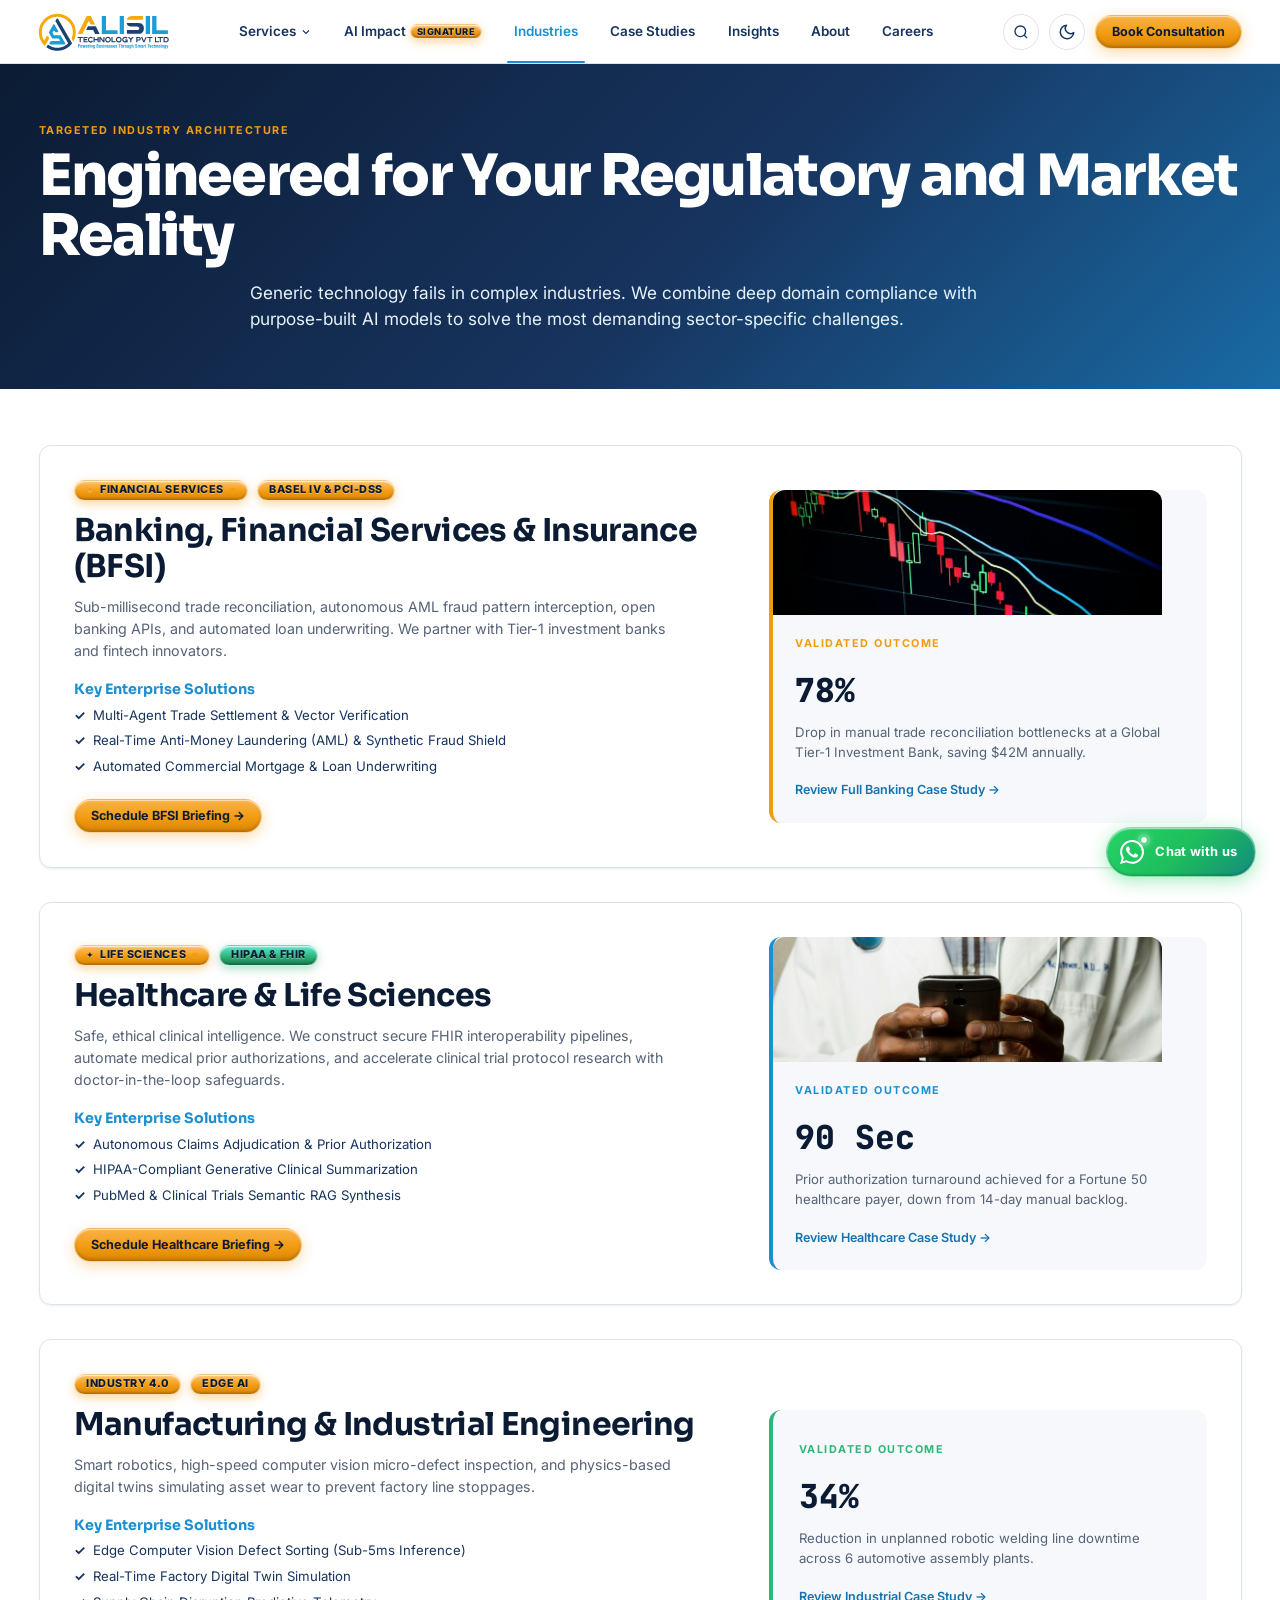
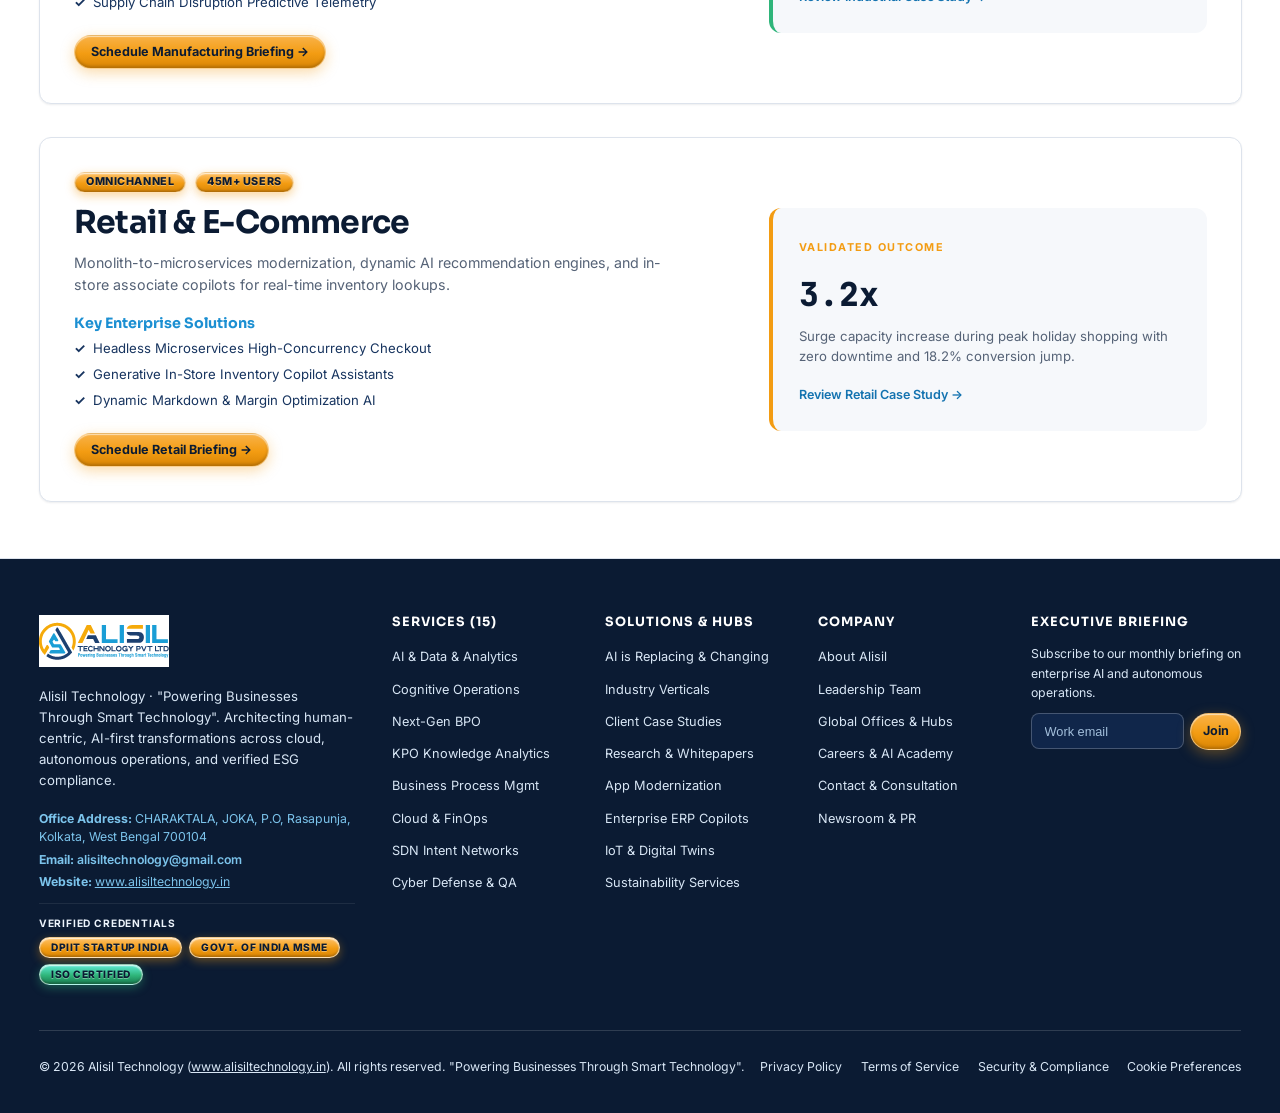
<file: industries.html>
<!DOCTYPE html>
<html lang="en" data-theme="light">

<head>
  <meta charset="UTF-8">
  <meta name="viewport" content="width=device-width, initial-scale=1.0">
  <title>Industry Verticals & Digital Architectures | Alisil Technology</title>
  <meta name="description"
    content="Domain-specific enterprise AI and digital architectures for BFSI, Healthcare & Life Sciences, Manufacturing, Retail & E-Commerce, Telecom, Energy, and Public Sector.">
  <meta name="keywords"
    content="BFSI AI, Healthcare AI, Industry 4.0, Retail AI, Telecom SASE, Public Sector Digital, Alisil Technology">
  <meta name="author" content="Alisil Technology">
  <meta name="robots" content="index, follow, max-image-preview:large, max-snippet:-1, max-video-preview:-1">
  <meta name="theme-color" content="#0B1B33">
  <link rel="canonical" href="https://www.alisiltechnology.in/industries.html">

  <!-- Open Graph / Facebook Meta Tags -->
  <meta property="og:type" content="website">
  <meta property="og:site_name" content="Alisil Technology">
  <meta property="og:locale" content="en_US">
  <meta property="og:title" content="Industry Verticals & Digital Architectures | Alisil Technology">
  <meta property="og:description"
    content="Domain-specific enterprise AI and digital architectures for BFSI, Healthcare & Life Sciences, Manufacturing, Retail & E-Commerce, Telecom, Energy, and Public Sector.">
  <meta property="og:url" content="https://www.alisiltechnology.in/industries.html">
  <meta property="og:image" content="https://www.alisiltechnology.in/assets/logo-full.svg">
  <meta property="og:image:width" content="1200">
  <meta property="og:image:height" content="630">
  <meta property="og:image:alt" content="Alisil Technology - Powering Businesses Through Smart Technology">

  <!-- Twitter Card Meta Tags -->
  <meta name="twitter:card" content="summary_large_image">
  <meta name="twitter:site" content="@AlisilTech">
  <meta name="twitter:title" content="Industry Verticals & Digital Architectures | Alisil Technology">
  <meta name="twitter:description"
    content="Domain-specific enterprise AI and digital architectures for BFSI, Healthcare & Life Sciences, Manufacturing, Retail & E-Commerce, Telecom, Energy, and Public Sector.">
  <meta name="twitter:image" content="https://www.alisiltechnology.in/assets/logo-full.svg">

  <link rel="icon" type="image/svg+xml" href="assets/logo-symbol.svg">
  <link rel="stylesheet" href="css/styles.css?v=2.2">

  <script type="application/ld+json">
  {
    "@context": "https://schema.org",
    "@type": "WebPage",
    "name": "Industry Verticals & Enterprise Solutions",
    "publisher": {
      "@type": "Organization",
      "name": "Alisil Technology",
      "url": "https://www.alisiltechnology.in"
    },
    "description": "Specialized enterprise architectures and compliance models for BFSI, Healthcare, Manufacturing, Retail, and Telecom."
  }
  </script>
</head>

<body>
  <!-- Accessibility Skip Link -->
  <a href="#main-content" class="skip-to-content">Skip to main content</a>

  <!-- Header & Navigation (Uniform Compact) -->
  <header class="site-header" role="banner">
    <div class="container header-container">
      <a href="index.html" class="brand-link" aria-label="Alisil Technology Home">
        <img src="assets/logo-full.svg" alt="Alisil Technology Pvt Ltd" class="brand-logo-img" width="175" height="34">
      </a>

      <!-- Desktop Nav -->
      <nav class="nav-desktop" aria-label="Main Navigation">
        <div class="nav-item has-mega-menu">
          <a href="services.html" class="nav-link" aria-haspopup="true" aria-expanded="false">
            Services
            <svg width="12" height="12" viewBox="0 0 24 24" fill="none" stroke="currentColor" stroke-width="2.2">
              <path d="m6 9 6 6 6-6" />
            </svg>
          </a>
          <!-- 5 Pillars Mega Menu -->
          <div class="mega-menu" role="region" aria-label="Services Portfolio Mega Menu">
            <div class="mega-pillar">
              <span class="mega-pillar-title">✦ AI & Data</span>
              <ul class="mega-links">
                <li><a href="services.html#ai-data-analytics">AI & Data & Analytics</a></li>
                <li><a href="services.html#cognitive-business-ops">Cognitive Operations</a></li>
              </ul>
            </div>
            <div class="mega-pillar">
              <span class="mega-pillar-title">✦ Business Ops</span>
              <ul class="mega-links">
                <li><a href="services.html#bpo-services">Next-Gen BPO Services</a></li>
                <li><a href="services.html#kpo-services">KPO Knowledge Analytics</a></li>
                <li><a href="services.html#bpm-services">Business Process Mgmt</a></li>
              </ul>
            </div>
            <div class="mega-pillar">
              <span class="mega-pillar-title">✦ Cloud & Infra</span>
              <ul class="mega-links">
                <li><a href="services.html#cloud-services">Cloud Platforms & FinOps</a></li>
                <li><a href="services.html#networking-services">SDN & Intent Networks</a></li>
                <li><a href="services.html#cybersecurity-qe">Cyber Defense & QA</a></li>
              </ul>
            </div>
            <div class="mega-pillar">
              <span class="mega-pillar-title">✦ Engineering</span>
              <ul class="mega-links">
                <li><a href="services.html#app-modernization">App Modernization</a></li>
                <li><a href="services.html#enterprise-solutions">ERP & CRM Copilots</a></li>
                <li><a href="services.html#iot-digital-engineering">IoT & Digital Twins</a></li>
              </ul>
            </div>
            <div class="mega-pillar">
              <span class="mega-pillar-title">✦ Advisory & ESG</span>
              <ul class="mega-links">
                <li><a href="services.html#consulting-tech">Management Consulting</a></li>
                <li><a href="services.html#sustainability-services">Sustainability Services</a></li>
              </ul>
            </div>
          </div>
        </div>

        <div class="nav-item">
          <a href="ai-impact.html" class="nav-link">
            AI Impact
            <span class="badge badge-amber" style="font-size:0.62rem; padding: 2px 6px;">Signature</span>
          </a>
        </div>
        <div class="nav-item"><a href="industries.html" class="nav-link active">Industries</a></div>
        <div class="nav-item"><a href="case-studies.html" class="nav-link">Case Studies</a></div>
        <div class="nav-item"><a href="insights.html" class="nav-link">Insights</a></div>
        <div class="nav-item"><a href="about.html" class="nav-link">About</a></div>
        <div class="nav-item"><a href="careers.html" class="nav-link">Careers</a></div>
      </nav>

      <!-- Navigation Actions -->
      <div class="nav-actions">
        <button type="button" class="search-trigger-btn" aria-label="Open search dialog (Ctrl+K)">
          <svg width="16" height="16" viewBox="0 0 24 24" fill="none" stroke="currentColor" stroke-width="2">
            <circle cx="11" cy="11" r="8" />
            <path d="m21 21-4.3-4.3" />
          </svg>
        </button>

        <button type="button" class="theme-toggle-btn" aria-label="Toggle theme">
          <svg width="16" height="16" viewBox="0 0 24 24" fill="none" stroke="currentColor" stroke-width="2">
            <path d="M21 12.79A9 9 0 1 1 11.21 3 7 7 0 0 0 21 12.79z" />
          </svg>
        </button>

        <a href="contact.html" class="btn btn-primary btn-sm">Book Consultation</a>

        <button type="button" class="mobile-nav-toggle" aria-label="Open mobile menu" aria-expanded="false">
          <svg width="22" height="22" viewBox="0 0 24 24" fill="none" stroke="currentColor" stroke-width="2">
            <line x1="3" y1="12" x2="21" y2="12" />
            <line x1="3" y1="6" x2="21" y2="6" />
            <line x1="3" y1="18" x2="21" y2="18" />
          </svg>
        </button>
      </div>
    </div>
  </header>

  <!-- Mobile Navigation Drawer -->
  <div class="mobile-drawer" role="dialog" aria-modal="true" aria-hidden="true" aria-label="Mobile Navigation">
    <div class="drawer-header">
      <img src="assets/logo-full.svg" alt="Alisil Technology" class="brand-logo-img" width="135" height="28">
      <button type="button" class="drawer-close" aria-label="Close menu">&times;</button>
    </div>
    <ul class="mobile-links">
      <li><a href="index.html">Home</a></li>
      <li>
        <a href="services.html">Services Portfolio (15 Services)</a>
        <ul class="mobile-sublinks">
          <li><a href="services.html#ai-data-analytics">✦ AI & Data</a></li>
          <li><a href="services.html#bpo-services">✦ Business Operations</a></li>
          <li><a href="services.html#cloud-services">✦ Cloud & Infrastructure</a></li>
          <li><a href="services.html#app-modernization">✦ Enterprise Engineering</a></li>
          <li><a href="services.html#consulting-tech">✦ Advisory & ESG</a></li>
        </ul>
      </li>
      <li><a href="ai-impact.html">AI is Replacing & Changing</a></li>
      <li><a href="industries.html">Industry Verticals</a></li>
      <li><a href="case-studies.html">Case Studies & ROI</a></li>
      <li><a href="insights.html">Insights & Whitepapers</a></li>
      <li><a href="about.html">About & Leadership</a></li>
      <li><a href="careers.html">Careers & AI Academy</a></li>
      <li><a href="contact.html">Contact & Consultation</a></li>
    </ul>
    <div class="mobile-drawer-cta">
      <a href="contact.html" class="btn btn-primary btn-sm">Book a Consultation</a>
    </div>
  </div>

  <main id="main-content">
    <!-- Hero (Compact) -->
    <section class="section section-dark"
      style="background: var(--grad-hero); padding-top: 3.5rem; padding-bottom: 3.75rem;">
      <div class="container text-center reveal-on-scroll">
        <span class="text-eyebrow" style="color: var(--amber-500);">Targeted Industry Architecture</span>
        <h1 class="text-display" style="color: #FFFFFF; margin-bottom: 0.85rem;">
          Engineered for Your Regulatory and Market Reality
        </h1>
        <p class="text-body-lg" style="color: var(--sky-100); max-width: 780px; margin: 0 auto;">
          Generic technology fails in complex industries. We combine deep domain compliance with purpose-built AI models
          to solve the most demanding sector-specific challenges.
        </p>
      </div>
    </section>

    <!-- Industry Verticals List (Compact) -->
    <section class="section">
      <div class="container" style="display: flex; flex-direction: column; gap: 2.25rem;">

        <!-- BFSI -->
        <article class="service-card reveal-on-scroll" id="bfsi" style="padding: 2.25rem;">
          <div class="grid-2col-split" style="align-items: center;">
            <div>
              <div style="display: flex; align-items: center; gap: 0.6rem; margin-bottom: 0.75rem;">
                <span class="badge badge-amber spark-badge"><span class="spark-star" style="font-size: 0.8em;">✦</span>
                  Financial Services</span>
                <span class="badge badge-primary">Basel IV & PCI-DSS</span>
              </div>
              <h2 class="text-h2" style="margin-bottom: 0.75rem;">Banking, Financial Services & Insurance (BFSI)</h2>
              <p style="color: var(--text-muted); font-size: 0.95rem; margin-bottom: 1.25rem;">
                Sub-millisecond trade reconciliation, autonomous AML fraud pattern interception, open banking APIs, and
                automated loan underwriting. We partner with Tier-1 investment banks and fintech innovators.
              </p>
              <h4 style="color: var(--sky-500); margin-bottom: 0.5rem; font-size: 0.95rem;">Key Enterprise Solutions
              </h4>
              <ul style="list-style: none; display: flex; flex-direction: column; gap: 0.35rem; margin-bottom: 1.5rem;">
                <li style="display: flex; gap: 0.45rem; font-size: 0.88rem;"><strong>✓</strong> Multi-Agent Trade
                  Settlement & Vector Verification</li>
                <li style="display: flex; gap: 0.45rem; font-size: 0.88rem;"><strong>✓</strong> Real-Time Anti-Money
                  Laundering (AML) & Synthetic Fraud Shield</li>
                <li style="display: flex; gap: 0.45rem; font-size: 0.88rem;"><strong>✓</strong> Automated Commercial
                  Mortgage & Loan Underwriting</li>
              </ul>
              <a href="contact.html?industry=BFSI" class="btn btn-primary btn-sm">Schedule BFSI Briefing →</a>
            </div>
            <div
              style="background: var(--bg-alt); padding: 1.5rem; border-radius: var(--radius-md); border-left: 4px solid var(--amber-500);">
              <figure class="card-media-wrapper" style="height: 125px; margin: -1.5rem -1.5rem 1rem -1.5rem;">
                <img src="assets/images/banking-fintech.jpg"
                  alt="Alisil Banking and Financial Services automated technology solutions" loading="lazy"
                  decoding="async" width="400" height="125">
              </figure>
              <span class="text-eyebrow" style="color: var(--amber-500);">Validated Outcome</span>
              <div
                style="font-family: var(--font-mono); font-size: 2.2rem; font-weight: 800; color: var(--text-heading); margin: 0.35rem 0;">
                78%</div>
              <p style="font-size: 0.88rem; color: var(--text-muted); margin-bottom: 1rem;">
                Drop in manual trade reconciliation bottlenecks at a Global Tier-1 Investment Bank, saving $42M
                annually.
              </p>
              <a href="case-studies.html#cs-1" style="font-weight: 600; font-size: 0.84rem;">Review Full Banking Case
                Study →</a>
            </div>
          </div>
        </article>

        <!-- Healthcare -->
        <article class="service-card reveal-on-scroll" id="healthcare" style="padding: 2.25rem;">
          <div class="grid-2col-split" style="align-items: center;">
            <div>
              <div style="display: flex; align-items: center; gap: 0.6rem; margin-bottom: 0.75rem;">
                <span class="badge badge-primary spark-badge"><span class="spark-star-sky"
                    style="font-size: 0.8em;">✦</span> Life Sciences</span>
                <span class="badge badge-green">HIPAA & FHIR</span>
              </div>
              <h2 class="text-h2" style="margin-bottom: 0.75rem;">Healthcare & Life Sciences</h2>
              <p style="color: var(--text-muted); font-size: 0.95rem; margin-bottom: 1.25rem;">
                Safe, ethical clinical intelligence. We construct secure FHIR interoperability pipelines, automate
                medical prior authorizations, and accelerate clinical trial protocol research with doctor-in-the-loop
                safeguards.
              </p>
              <h4 style="color: var(--sky-500); margin-bottom: 0.5rem; font-size: 0.95rem;">Key Enterprise Solutions
              </h4>
              <ul style="list-style: none; display: flex; flex-direction: column; gap: 0.35rem; margin-bottom: 1.5rem;">
                <li style="display: flex; gap: 0.45rem; font-size: 0.88rem;"><strong>✓</strong> Autonomous Claims
                  Adjudication & Prior Authorization</li>
                <li style="display: flex; gap: 0.45rem; font-size: 0.88rem;"><strong>✓</strong> HIPAA-Compliant
                  Generative Clinical Summarization</li>
                <li style="display: flex; gap: 0.45rem; font-size: 0.88rem;"><strong>✓</strong> PubMed & Clinical Trials
                  Semantic RAG Synthesis</li>
              </ul>
              <a href="contact.html?industry=Healthcare" class="btn btn-primary btn-sm">Schedule Healthcare Briefing
                →</a>
            </div>
            <div
              style="background: var(--bg-alt); padding: 1.5rem; border-radius: var(--radius-md); border-left: 4px solid var(--sky-500);">
              <figure class="card-media-wrapper" style="height: 125px; margin: -1.5rem -1.5rem 1rem -1.5rem;">
                <img src="assets/images/healthcare-diagnostics.jpg"
                  alt="Alisil Healthcare and clinical trials intelligence platform" loading="lazy" decoding="async"
                  width="400" height="125">
              </figure>
              <span class="text-eyebrow" style="color: var(--sky-500);">Validated Outcome</span>
              <div
                style="font-family: var(--font-mono); font-size: 2.2rem; font-weight: 800; color: var(--text-heading); margin: 0.35rem 0;">
                90 Sec</div>
              <p style="font-size: 0.88rem; color: var(--text-muted); margin-bottom: 1rem;">
                Prior authorization turnaround achieved for a Fortune 50 healthcare payer, down from 14-day manual
                backlog.
              </p>
              <a href="case-studies.html#cs-2" style="font-weight: 600; font-size: 0.84rem;">Review Healthcare Case
                Study →</a>
            </div>
          </div>
        </article>

        <!-- Manufacturing -->
        <article class="service-card reveal-on-scroll" id="manufacturing" style="padding: 2.25rem;">
          <div class="grid-2col-split" style="align-items: center;">
            <div>
              <div style="display: flex; align-items: center; gap: 0.6rem; margin-bottom: 0.75rem;">
                <span class="badge badge-amber">Industry 4.0</span>
                <span class="badge badge-primary">Edge AI</span>
              </div>
              <h2 class="text-h2" style="margin-bottom: 0.75rem;">Manufacturing & Industrial Engineering</h2>
              <p style="color: var(--text-muted); font-size: 0.95rem; margin-bottom: 1.25rem;">
                Smart robotics, high-speed computer vision micro-defect inspection, and physics-based digital twins
                simulating asset wear to prevent factory line stoppages.
              </p>
              <h4 style="color: var(--sky-500); margin-bottom: 0.5rem; font-size: 0.95rem;">Key Enterprise Solutions
              </h4>
              <ul style="list-style: none; display: flex; flex-direction: column; gap: 0.35rem; margin-bottom: 1.5rem;">
                <li style="display: flex; gap: 0.45rem; font-size: 0.88rem;"><strong>✓</strong> Edge Computer Vision
                  Defect Sorting (Sub-5ms Inference)</li>
                <li style="display: flex; gap: 0.45rem; font-size: 0.88rem;"><strong>✓</strong> Real-Time Factory
                  Digital Twin Simulation</li>
                <li style="display: flex; gap: 0.45rem; font-size: 0.88rem;"><strong>✓</strong> Supply Chain Disruption
                  Predictive Telemetry</li>
              </ul>
              <a href="contact.html?industry=Manufacturing" class="btn btn-primary btn-sm">Schedule Manufacturing
                Briefing →</a>
            </div>
            <div
              style="background: var(--bg-alt); padding: 1.75rem; border-radius: var(--radius-md); border-left: 4px solid var(--green-500);">
              <span class="text-eyebrow" style="color: var(--green-500);">Validated Outcome</span>
              <div
                style="font-family: var(--font-mono); font-size: 2.2rem; font-weight: 800; color: var(--text-heading); margin: 0.35rem 0;">
                34%</div>
              <p style="font-size: 0.88rem; color: var(--text-muted); margin-bottom: 1rem;">
                Reduction in unplanned robotic welding line downtime across 6 automotive assembly plants.
              </p>
              <a href="case-studies.html#cs-3" style="font-weight: 600; font-size: 0.84rem;">Review Industrial Case
                Study →</a>
            </div>
          </div>
        </article>

        <!-- Retail -->
        <article class="service-card reveal-on-scroll" id="retail" style="padding: 2.25rem;">
          <div class="grid-2col-split" style="align-items: center;">
            <div>
              <div style="display: flex; align-items: center; gap: 0.6rem; margin-bottom: 0.75rem;">
                <span class="badge badge-primary">Omnichannel</span>
                <span class="badge badge-amber">45M+ Users</span>
              </div>
              <h2 class="text-h2" style="margin-bottom: 0.75rem;">Retail & E-Commerce</h2>
              <p style="color: var(--text-muted); font-size: 0.95rem; margin-bottom: 1.25rem;">
                Monolith-to-microservices modernization, dynamic AI recommendation engines, and in-store associate
                copilots for real-time inventory lookups.
              </p>
              <h4 style="color: var(--sky-500); margin-bottom: 0.5rem; font-size: 0.95rem;">Key Enterprise Solutions
              </h4>
              <ul style="list-style: none; display: flex; flex-direction: column; gap: 0.35rem; margin-bottom: 1.5rem;">
                <li style="display: flex; gap: 0.45rem; font-size: 0.88rem;"><strong>✓</strong> Headless Microservices
                  High-Concurrency Checkout</li>
                <li style="display: flex; gap: 0.45rem; font-size: 0.88rem;"><strong>✓</strong> Generative In-Store
                  Inventory Copilot Assistants</li>
                <li style="display: flex; gap: 0.45rem; font-size: 0.88rem;"><strong>✓</strong> Dynamic Markdown &
                  Margin Optimization AI</li>
              </ul>
              <a href="contact.html?industry=Retail" class="btn btn-primary btn-sm">Schedule Retail Briefing →</a>
            </div>
            <div
              style="background: var(--bg-alt); padding: 1.75rem; border-radius: var(--radius-md); border-left: 4px solid var(--amber-500);">
              <span class="text-eyebrow" style="color: var(--amber-500);">Validated Outcome</span>
              <div
                style="font-family: var(--font-mono); font-size: 2.2rem; font-weight: 800; color: var(--text-heading); margin: 0.35rem 0;">
                3.2x</div>
              <p style="font-size: 0.88rem; color: var(--text-muted); margin-bottom: 1rem;">
                Surge capacity increase during peak holiday shopping with zero downtime and 18.2% conversion jump.
              </p>
              <a href="case-studies.html#cs-5" style="font-weight: 600; font-size: 0.84rem;">Review Retail Case Study
                →</a>
            </div>
          </div>
        </article>

      </div>
    </section>
  </main>

  <!-- UNIFORM FOOTER -->
  <footer class="site-footer" role="contentinfo">
    <div class="container">
      <div class="footer-top">
        <div class="footer-brand">
          <a href="index.html">
            <img src="assets/logo-dark.svg" alt="Alisil Technology" class="brand-logo-img" width="170" height="34">
          </a>
          <p>
            Alisil Technology · "Powering Businesses Through Smart Technology". Architecting human-centric, AI-first
            transformations across cloud, autonomous operations, and verified ESG compliance.
          </p>
          <div style="font-size: 0.82rem; color: var(--sky-300); margin-top: 0.4rem; line-height: 1.45;"
            data-company-address>
            <strong>Office Address:</strong> CHARAKTALA, JOKA, P.O, Rasapunja, Kolkata, West Bengal 700104
          </div>
          <div style="font-size: 0.82rem; color: var(--sky-300); margin-top: 0.25rem;">
            <strong>Email:</strong> <a href="mailto:alisiltechnology@gmail.com"
              style="color: var(--amber-400); font-weight: 600;">alisiltechnology@gmail.com</a>
          </div>
          <div style="font-size: 0.82rem; color: var(--sky-300); margin-top: 0.2rem;">
            <strong>Website:</strong> <a href="https://www.alisiltechnology.in"
              style="color: var(--sky-200); text-decoration: underline;">www.alisiltechnology.in</a>
          </div>
          <div
            style="margin-top: 0.85rem; padding-top: 0.75rem; border-top: 1px solid rgba(255,255,255,0.08); font-size: 0.76rem; display: flex; flex-direction: column; gap: 0.35rem;">
            <div
              style="font-weight: 700; color: var(--amber-400); text-transform: uppercase; letter-spacing: 0.08em; font-size: 0.68rem;">
              Verified Credentials</div>
            <div style="display: flex; flex-wrap: wrap; gap: 0.45rem;">
              <a href="about.html#accreditations" class="badge badge-primary"
                style="font-size: 0.68rem; text-decoration: none;">DPIIT Startup India</a>
              <a href="about.html#accreditations" class="badge badge-amber"
                style="font-size: 0.68rem; text-decoration: none;">Govt. of India MSME</a>
              <a href="about.html#accreditations" class="badge badge-green"
                style="font-size: 0.68rem; text-decoration: none;">ISO Certified</a>
            </div>
          </div>
        </div>
        <div class="footer-col">
          <h4>Services (15)</h4>
          <ul class="footer-links">
            <li><a href="services.html#ai-data-analytics">AI & Data & Analytics</a></li>
            <li><a href="services.html#cognitive-business-ops">Cognitive Operations</a></li>
            <li><a href="services.html#bpo-services">Next-Gen BPO</a></li>
            <li><a href="services.html#kpo-services">KPO Knowledge Analytics</a></li>
            <li><a href="services.html#bpm-services">Business Process Mgmt</a></li>
            <li><a href="services.html#cloud-services">Cloud & FinOps</a></li>
            <li><a href="services.html#networking-services">SDN Intent Networks</a></li>
            <li><a href="services.html#cybersecurity-qe">Cyber Defense & QA</a></li>
          </ul>
        </div>

        <div class="footer-col">
          <h4>Solutions & Hubs</h4>
          <ul class="footer-links">
            <li><a href="ai-impact.html">AI is Replacing & Changing</a></li>
            <li><a href="industries.html">Industry Verticals</a></li>
            <li><a href="case-studies.html">Client Case Studies</a></li>
            <li><a href="insights.html">Research & Whitepapers</a></li>
            <li><a href="services.html#app-modernization">App Modernization</a></li>
            <li><a href="services.html#enterprise-solutions">Enterprise ERP Copilots</a></li>
            <li><a href="services.html#iot-digital-engineering">IoT & Digital Twins</a></li>
            <li><a href="services.html#sustainability-services">Sustainability Services</a></li>
          </ul>
        </div>

        <div class="footer-col">
          <h4>Company</h4>
          <ul class="footer-links">
            <li><a href="about.html">About Alisil</a></li>
            <li><a href="about.html#leadership">Leadership Team</a></li>
            <li><a href="about.html#offices">Global Offices & Hubs</a></li>
            <li><a href="careers.html">Careers & AI Academy</a></li>
            <li><a href="contact.html">Contact & Consultation</a></li>
            <li><a href="contact.html?type=media">Newsroom & PR</a></li>
          </ul>
        </div>

        <div class="footer-col">
          <h4>Executive Briefing</h4>
          <p style="font-size: 0.82rem; color: #D8E6F5; margin-bottom: 0.75rem;">
            Subscribe to our monthly briefing on enterprise AI and autonomous operations.
          </p>
          <form class="newsletter-form" data-validate="true">
            <input type="email" class="newsletter-input" placeholder="Work email" required
              aria-label="Work Email Address">
            <input type="text" class="honeypot-field" tabindex="-1" autocomplete="off">
            <button type="submit" class="btn btn-primary btn-sm">Join</button>
          </form>
        </div>
      </div>

      <div class="footer-bottom">
        <div>
          &copy; 2026 Alisil Technology (<a href="https://www.alisiltechnology.in"
            style="color: inherit; text-decoration: underline;">www.alisiltechnology.in</a>). All rights reserved.
          "Powering Businesses Through Smart Technology".
        </div>
        <ul class="footer-legal-links">
          <li><a href="about.html#privacy">Privacy Policy</a></li>
          <li><a href="about.html#terms">Terms of Service</a></li>
          <li><a href="about.html#privacy">Security & Compliance</a></li>
          <li><a href="about.html#privacy">Cookie Preferences</a></li>
        </ul>
      </div>
    </div>
  </footer>

  <!-- Search Modal -->
  <dialog id="search-dialog" aria-labelledby="search-dialog-title" closedby="any">
    <div class="dialog-header">
      <h2 id="search-dialog-title" style="font-size: 1.2rem;">Site-Wide Intelligence Search</h2>
      <button type="button" class="dialog-close-btn">&times;</button>
    </div>
    <div class="search-input-wrapper">
      <input type="search" id="global-search-input" class="search-input" placeholder="Search industries, services..."
        autofocus>
    </div>
    <ul class="search-results-list" id="search-results-list"></ul>
  </dialog>

  <!-- WhatsApp Floating Chat Button (Static first-paint markup for instant live rendering) -->
  <a id="whatsapp-floating-btn" class="whatsapp-floating-btn"
    href="https://api.whatsapp.com/send?phone=919874199630&amp;text=Hello%20Alisil%20Technology%2C%20I%20am%20interested%20in%20your%20enterprise%20AI%20and%20technology%20services.%20I%20would%20like%20to%20learn%20more."
    target="_blank" rel="noopener noreferrer" aria-label="Chat with Alisil Technology on WhatsApp">
    <div class="whatsapp-icon-wrap">
      <svg width="24" height="24" viewBox="0 0 24 24" fill="#FFFFFF" aria-hidden="true">
        <path
          d="M17.472 14.382c-.297-.149-1.758-.867-2.03-.967-.273-.099-.471-.148-.67.15-.197.297-.767.966-.94 1.164-.173.199-.347.223-.644.075-.297-.15-1.255-.463-2.39-1.475-.883-.788-1.48-1.761-1.653-2.059-.173-.297-.018-.458.13-.606.134-.133.298-.347.446-.52.149-.174.198-.298.298-.497.099-.198.05-.371-.025-.52-.075-.149-.669-1.612-.916-2.207-.242-.579-.487-.5-.669-.51-.173-.008-.371-.01-.57-.01-.198 0-.52.074-.792.372-.272.297-1.04 1.016-1.04 2.479 0 1.462 1.065 2.875 1.213 3.074.149.198 2.096 3.2 5.077 4.487.709.306 1.262.489 1.694.625.712.227 1.36.195 1.871.118.571-.085 1.758-.719 2.006-1.413.248-.694.248-1.289.173-1.413-.074-.124-.272-.198-.57-.347m-5.421 7.403h-.004a9.87 9.87 0 01-5.031-1.378l-.361-.214-3.741.982.998-3.648-.235-.374a9.86 9.86 0 01-1.51-5.26c.001-5.45 4.436-9.884 9.888-9.884 2.64 0 5.122 1.03 6.988 2.898a9.825 9.825 0 012.893 6.994c-.003 5.45-4.437 9.884-9.885 9.884m8.413-18.297A11.815 11.815 0 0012.05 0C5.495 0 .16 5.335.157 11.892c0 2.096.547 4.142 1.588 5.945L.057 24l6.305-1.654a11.882 11.882 0 005.683 1.448h.005c6.554 0 11.89-5.335 11.893-11.893a11.821 11.821 0 00-3.48-8.413Z" />
      </svg>
      <span class="whatsapp-online-dot"></span>
    </div>
    <span class="whatsapp-btn-text">Chat with us</span>
  </a>

  <script src="js/data.js?v=2.2"></script>
  <script src="js/main.js?v=2.2"></script>
</body>

</html>
</file>
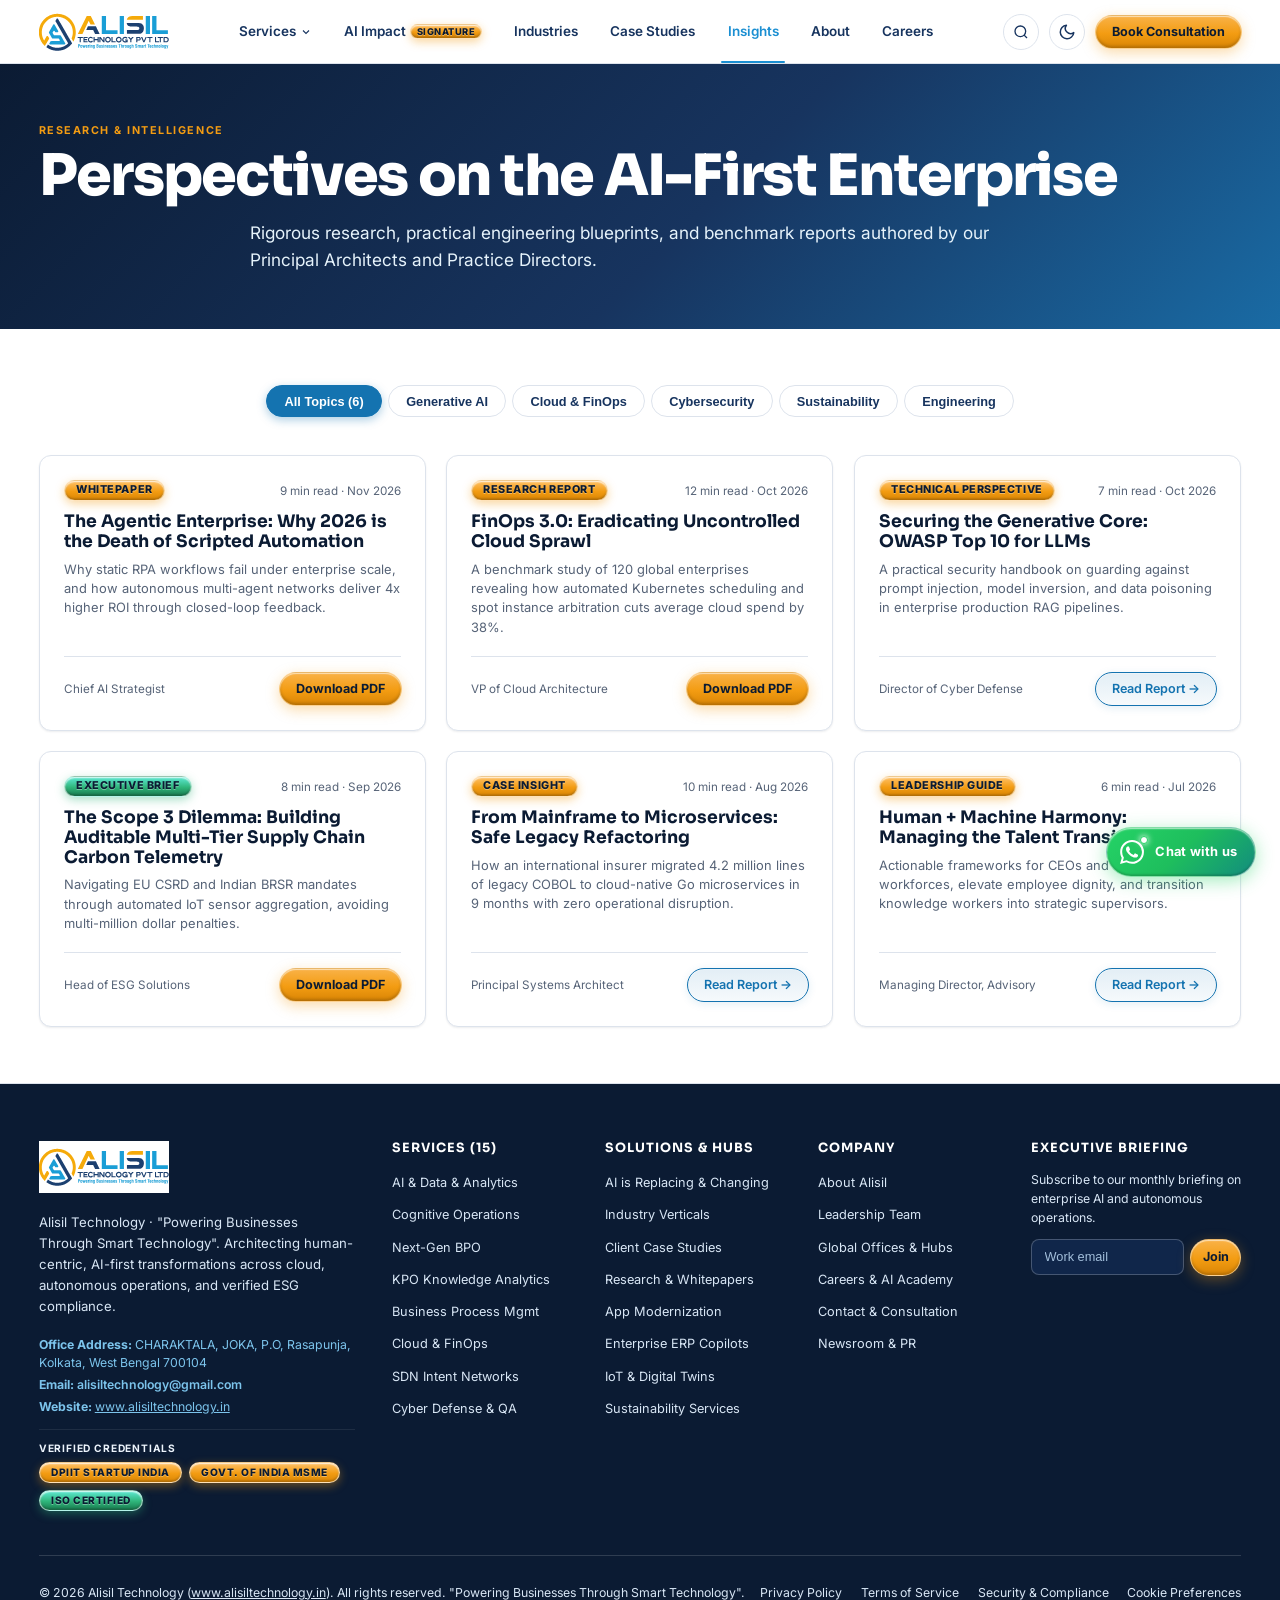
<file: insights.html>
<!DOCTYPE html>
<html lang="en" data-theme="light">

<head>
  <meta charset="UTF-8">
  <meta name="viewport" content="width=device-width, initial-scale=1.0">
  <title>Insights, Whitepapers & Enterprise AI Research | Alisil Technology</title>
  <meta name="description"
    content="Thought leadership, enterprise benchmarks, and technical perspectives on agentic AI, FinOps, zero-trust cybersecurity, and ESG carbon compliance.">
  <meta name="keywords"
    content="Enterprise AI Whitepapers, FinOps Research, Zero-Trust Architecture, ESG Carbon Accounting, Alisil Technology">
  <meta name="author" content="Alisil Technology">
  <meta name="robots" content="index, follow, max-image-preview:large, max-snippet:-1, max-video-preview:-1">
  <meta name="theme-color" content="#0B1B33">
  <link rel="canonical" href="https://www.alisiltechnology.in/insights.html">

  <!-- Open Graph / Facebook Meta Tags -->
  <meta property="og:type" content="website">
  <meta property="og:site_name" content="Alisil Technology">
  <meta property="og:locale" content="en_US">
  <meta property="og:title" content="Insights, Whitepapers & Enterprise AI Research | Alisil Technology">
  <meta property="og:description"
    content="Thought leadership, enterprise benchmarks, and technical perspectives on agentic AI, FinOps, zero-trust cybersecurity, and ESG carbon compliance.">
  <meta property="og:url" content="https://www.alisiltechnology.in/insights.html">
  <meta property="og:image" content="https://www.alisiltechnology.in/assets/logo-full.svg">
  <meta property="og:image:width" content="1200">
  <meta property="og:image:height" content="630">
  <meta property="og:image:alt" content="Alisil Technology - Powering Businesses Through Smart Technology">

  <!-- Twitter Card Meta Tags -->
  <meta name="twitter:card" content="summary_large_image">
  <meta name="twitter:site" content="@AlisilTech">
  <meta name="twitter:title" content="Insights, Whitepapers & Enterprise AI Research | Alisil Technology">
  <meta name="twitter:description"
    content="Thought leadership, enterprise benchmarks, and technical perspectives on agentic AI, FinOps, zero-trust cybersecurity, and ESG carbon compliance.">
  <meta name="twitter:image" content="https://www.alisiltechnology.in/assets/logo-full.svg">

  <link rel="icon" type="image/svg+xml" href="assets/logo-symbol.svg">
  <link rel="stylesheet" href="css/styles.css?v=2.2">

  <script type="application/ld+json">
  {
    "@context": "https://schema.org",
    "@type": "CollectionPage",
    "name": "Insights & Whitepapers",
    "publisher": {
      "@type": "Organization",
      "name": "Alisil Technology",
      "url": "https://www.alisiltechnology.in"
    },
    "description": "Enterprise whitepapers, research reports, and technical perspectives on artificial intelligence and digital engineering."
  }
  </script>
</head>

<body>
  <!-- Accessibility Skip Link -->
  <a href="#main-content" class="skip-to-content">Skip to main content</a>

  <!-- Header & Navigation (Uniform Compact) -->
  <header class="site-header" role="banner">
    <div class="container header-container">
      <a href="index.html" class="brand-link" aria-label="Alisil Technology Home">
        <img src="assets/logo-full.svg" alt="Alisil Technology Pvt Ltd" class="brand-logo-img" width="175" height="34">
      </a>

      <!-- Desktop Nav -->
      <nav class="nav-desktop" aria-label="Main Navigation">
        <div class="nav-item has-mega-menu">
          <a href="services.html" class="nav-link" aria-haspopup="true" aria-expanded="false">
            Services
            <svg width="12" height="12" viewBox="0 0 24 24" fill="none" stroke="currentColor" stroke-width="2.2">
              <path d="m6 9 6 6 6-6" />
            </svg>
          </a>
          <!-- 5 Pillars Mega Menu -->
          <div class="mega-menu" role="region" aria-label="Services Portfolio Mega Menu">
            <div class="mega-pillar">
              <span class="mega-pillar-title">✦ AI & Data</span>
              <ul class="mega-links">
                <li><a href="services.html#ai-data-analytics">AI & Data & Analytics</a></li>
                <li><a href="services.html#cognitive-business-ops">Cognitive Operations</a></li>
              </ul>
            </div>
            <div class="mega-pillar">
              <span class="mega-pillar-title">✦ Business Ops</span>
              <ul class="mega-links">
                <li><a href="services.html#bpo-services">Next-Gen BPO Services</a></li>
                <li><a href="services.html#kpo-services">KPO Knowledge Analytics</a></li>
                <li><a href="services.html#bpm-services">Business Process Mgmt</a></li>
              </ul>
            </div>
            <div class="mega-pillar">
              <span class="mega-pillar-title">✦ Cloud & Infra</span>
              <ul class="mega-links">
                <li><a href="services.html#cloud-services">Cloud Platforms & FinOps</a></li>
                <li><a href="services.html#networking-services">SDN & Intent Networks</a></li>
                <li><a href="services.html#cybersecurity-qe">Cyber Defense & QA</a></li>
              </ul>
            </div>
            <div class="mega-pillar">
              <span class="mega-pillar-title">✦ Engineering</span>
              <ul class="mega-links">
                <li><a href="services.html#app-modernization">App Modernization</a></li>
                <li><a href="services.html#enterprise-solutions">ERP & CRM Copilots</a></li>
                <li><a href="services.html#iot-digital-engineering">IoT & Digital Twins</a></li>
              </ul>
            </div>
            <div class="mega-pillar">
              <span class="mega-pillar-title">✦ Advisory & ESG</span>
              <ul class="mega-links">
                <li><a href="services.html#consulting-tech">Management Consulting</a></li>
                <li><a href="services.html#sustainability-services">Sustainability Services</a></li>
              </ul>
            </div>
          </div>
        </div>

        <div class="nav-item">
          <a href="ai-impact.html" class="nav-link">
            AI Impact
            <span class="badge badge-amber" style="font-size:0.62rem; padding: 2px 6px;">Signature</span>
          </a>
        </div>
        <div class="nav-item"><a href="industries.html" class="nav-link">Industries</a></div>
        <div class="nav-item"><a href="case-studies.html" class="nav-link">Case Studies</a></div>
        <div class="nav-item"><a href="insights.html" class="nav-link active">Insights</a></div>
        <div class="nav-item"><a href="about.html" class="nav-link">About</a></div>
        <div class="nav-item"><a href="careers.html" class="nav-link">Careers</a></div>
      </nav>

      <!-- Navigation Actions -->
      <div class="nav-actions">
        <button type="button" class="search-trigger-btn" aria-label="Open search dialog (Ctrl+K)">
          <svg width="16" height="16" viewBox="0 0 24 24" fill="none" stroke="currentColor" stroke-width="2">
            <circle cx="11" cy="11" r="8" />
            <path d="m21 21-4.3-4.3" />
          </svg>
        </button>

        <button type="button" class="theme-toggle-btn" aria-label="Toggle theme">
          <svg width="16" height="16" viewBox="0 0 24 24" fill="none" stroke="currentColor" stroke-width="2">
            <path d="M21 12.79A9 9 0 1 1 11.21 3 7 7 0 0 0 21 12.79z" />
          </svg>
        </button>

        <a href="contact.html" class="btn btn-primary btn-sm">Book Consultation</a>

        <button type="button" class="mobile-nav-toggle" aria-label="Open mobile menu" aria-expanded="false">
          <svg width="22" height="22" viewBox="0 0 24 24" fill="none" stroke="currentColor" stroke-width="2">
            <line x1="3" y1="12" x2="21" y2="12" />
            <line x1="3" y1="6" x2="21" y2="6" />
            <line x1="3" y1="18" x2="21" y2="18" />
          </svg>
        </button>
      </div>
    </div>
  </header>

  <!-- Mobile Navigation Drawer -->
  <div class="mobile-drawer" role="dialog" aria-modal="true" aria-hidden="true" aria-label="Mobile Navigation">
    <div class="drawer-header">
      <img src="assets/logo-full.svg" alt="Alisil Technology" class="brand-logo-img" width="135" height="28">
      <button type="button" class="drawer-close" aria-label="Close menu">&times;</button>
    </div>
    <ul class="mobile-links">
      <li><a href="index.html">Home</a></li>
      <li>
        <a href="services.html">Services Portfolio (15 Services)</a>
        <ul class="mobile-sublinks">
          <li><a href="services.html#ai-data-analytics">✦ AI & Data</a></li>
          <li><a href="services.html#bpo-services">✦ Business Operations</a></li>
          <li><a href="services.html#cloud-services">✦ Cloud & Infrastructure</a></li>
          <li><a href="services.html#app-modernization">✦ Enterprise Engineering</a></li>
          <li><a href="services.html#consulting-tech">✦ Advisory & ESG</a></li>
        </ul>
      </li>
      <li><a href="ai-impact.html">AI is Replacing & Changing</a></li>
      <li><a href="industries.html">Industry Verticals</a></li>
      <li><a href="case-studies.html">Case Studies & ROI</a></li>
      <li><a href="insights.html">Insights & Whitepapers</a></li>
      <li><a href="about.html">About & Leadership</a></li>
      <li><a href="careers.html">Careers & AI Academy</a></li>
      <li><a href="contact.html">Contact & Consultation</a></li>
    </ul>
    <div class="mobile-drawer-cta">
      <a href="contact.html" class="btn btn-primary btn-sm">Book a Consultation</a>
    </div>
  </div>

  <main id="main-content">
    <!-- Hero (Compact) -->
    <section class="section section-dark"
      style="background: var(--grad-hero); padding-top: 3.5rem; padding-bottom: 3.75rem;">
      <div class="container text-center reveal-on-scroll">
        <span class="text-eyebrow" style="color: var(--amber-500);">Research & Intelligence</span>
        <h1 class="text-display" style="color: #FFFFFF; margin-bottom: 0.85rem;">
          Perspectives on the AI-First Enterprise
        </h1>
        <p class="text-body-lg" style="color: var(--sky-100); max-width: 780px; margin: 0 auto;">
          Rigorous research, practical engineering blueprints, and benchmark reports authored by our Principal
          Architects and Practice Directors.
        </p>
      </div>
    </section>

    <!-- Insights Grid (Compact) -->
    <section class="section">
      <div class="container">
        <!-- Topic Filters -->
        <div class="pillar-tabs reveal-on-scroll" id="insight-filters" style="margin-bottom: 2.5rem;">
          <button type="button" class="pillar-tab-btn active" data-insight-filter="all">All Topics (6)</button>
          <button type="button" class="pillar-tab-btn" data-insight-filter="Generative AI">Generative AI</button>
          <button type="button" class="pillar-tab-btn" data-insight-filter="Cloud & FinOps">Cloud & FinOps</button>
          <button type="button" class="pillar-tab-btn" data-insight-filter="Cybersecurity">Cybersecurity</button>
          <button type="button" class="pillar-tab-btn" data-insight-filter="Sustainability">Sustainability</button>
          <button type="button" class="pillar-tab-btn" data-insight-filter="Engineering">Engineering</button>
        </div>

        <div class="services-grid" id="insights-container">
          <!-- Article 1 -->
          <article class="service-card reveal-on-scroll" data-topic="Generative AI">
            <div>
              <div style="display: flex; justify-content: space-between; align-items: center; margin-bottom: 0.75rem;">
                <span class="badge badge-amber">Whitepaper</span>
                <span style="font-size: 0.78rem; color: var(--text-muted);">9 min read · Nov 2026</span>
              </div>
              <h3 style="font-size: 1.15rem; margin-bottom: 0.5rem;">The Agentic Enterprise: Why 2026 is the Death of
                Scripted Automation</h3>
              <p style="font-size: 0.86rem; color: var(--text-muted); line-height: 1.5; margin-bottom: 1.25rem;">
                Why static RPA workflows fail under enterprise scale, and how autonomous multi-agent networks deliver 4x
                higher ROI through closed-loop feedback.
              </p>
            </div>
            <div class="service-footer">
              <span style="font-size: 0.78rem; color: var(--text-muted);">Chief AI Strategist</span>
              <button type="button" class="btn btn-primary btn-sm gated-report-btn"
                data-report-title="The Agentic Enterprise: Death of Scripted Automation">
                Download PDF
              </button>
            </div>
          </article>

          <!-- Article 2 -->
          <article class="service-card reveal-on-scroll" data-topic="Cloud & FinOps">
            <div>
              <div style="display: flex; justify-content: space-between; align-items: center; margin-bottom: 0.75rem;">
                <span class="badge badge-primary">Research Report</span>
                <span style="font-size: 0.78rem; color: var(--text-muted);">12 min read · Oct 2026</span>
              </div>
              <h3 style="font-size: 1.15rem; margin-bottom: 0.5rem;">FinOps 3.0: Eradicating Uncontrolled Cloud Sprawl
              </h3>
              <p style="font-size: 0.86rem; color: var(--text-muted); line-height: 1.5; margin-bottom: 1.25rem;">
                A benchmark study of 120 global enterprises revealing how automated Kubernetes scheduling and spot
                instance arbitration cuts average cloud spend by 38%.
              </p>
            </div>
            <div class="service-footer">
              <span style="font-size: 0.78rem; color: var(--text-muted);">VP of Cloud Architecture</span>
              <button type="button" class="btn btn-primary btn-sm gated-report-btn"
                data-report-title="FinOps 3.0: Eradicating Uncontrolled Cloud Sprawl">
                Download PDF
              </button>
            </div>
          </article>

          <!-- Article 3 -->
          <article class="service-card reveal-on-scroll" data-topic="Cybersecurity">
            <div>
              <div style="display: flex; justify-content: space-between; align-items: center; margin-bottom: 0.75rem;">
                <span class="badge badge-primary">Technical Perspective</span>
                <span style="font-size: 0.78rem; color: var(--text-muted);">7 min read · Oct 2026</span>
              </div>
              <h3 style="font-size: 1.15rem; margin-bottom: 0.5rem;">Securing the Generative Core: OWASP Top 10 for LLMs
              </h3>
              <p style="font-size: 0.86rem; color: var(--text-muted); line-height: 1.5; margin-bottom: 1.25rem;">
                A practical security handbook on guarding against prompt injection, model inversion, and data poisoning
                in enterprise production RAG pipelines.
              </p>
            </div>
            <div class="service-footer">
              <span style="font-size: 0.78rem; color: var(--text-muted);">Director of Cyber Defense</span>
              <button type="button" class="btn btn-secondary btn-sm gated-report-btn"
                data-report-title="Securing the Generative Core: OWASP Top 10 for LLMs">
                Read Report →
              </button>
            </div>
          </article>

          <!-- Article 4 -->
          <article class="service-card reveal-on-scroll" data-topic="Sustainability">
            <div>
              <div style="display: flex; justify-content: space-between; align-items: center; margin-bottom: 0.75rem;">
                <span class="badge badge-green">Executive Brief</span>
                <span style="font-size: 0.78rem; color: var(--text-muted);">8 min read · Sep 2026</span>
              </div>
              <h3 style="font-size: 1.15rem; margin-bottom: 0.5rem;">The Scope 3 Dilemma: Building Auditable Multi-Tier
                Supply Chain Carbon Telemetry</h3>
              <p style="font-size: 0.86rem; color: var(--text-muted); line-height: 1.5; margin-bottom: 1.25rem;">
                Navigating EU CSRD and Indian BRSR mandates through automated IoT sensor aggregation, avoiding
                multi-million dollar penalties.
              </p>
            </div>
            <div class="service-footer">
              <span style="font-size: 0.78rem; color: var(--text-muted);">Head of ESG Solutions</span>
              <button type="button" class="btn btn-primary btn-sm gated-report-btn"
                data-report-title="The Scope 3 Dilemma: Carbon Telemetry Brief">
                Download PDF
              </button>
            </div>
          </article>

          <!-- Article 5 -->
          <article class="service-card reveal-on-scroll" data-topic="Engineering">
            <div>
              <div style="display: flex; justify-content: space-between; align-items: center; margin-bottom: 0.75rem;">
                <span class="badge badge-amber">Case Insight</span>
                <span style="font-size: 0.78rem; color: var(--text-muted);">10 min read · Aug 2026</span>
              </div>
              <h3 style="font-size: 1.15rem; margin-bottom: 0.5rem;">From Mainframe to Microservices: Safe Legacy
                Refactoring</h3>
              <p style="font-size: 0.86rem; color: var(--text-muted); line-height: 1.5; margin-bottom: 1.25rem;">
                How an international insurer migrated 4.2 million lines of legacy COBOL to cloud-native Go microservices
                in 9 months with zero operational disruption.
              </p>
            </div>
            <div class="service-footer">
              <span style="font-size: 0.78rem; color: var(--text-muted);">Principal Systems Architect</span>
              <button type="button" class="btn btn-secondary btn-sm gated-report-btn"
                data-report-title="From Mainframe to Microservices Architecture Blueprint">
                Read Report →
              </button>
            </div>
          </article>

          <!-- Article 6 -->
          <article class="service-card reveal-on-scroll" data-topic="Generative AI">
            <div>
              <div style="display: flex; justify-content: space-between; align-items: center; margin-bottom: 0.75rem;">
                <span class="badge badge-primary">Leadership Guide</span>
                <span style="font-size: 0.78rem; color: var(--text-muted);">6 min read · Jul 2026</span>
              </div>
              <h3 style="font-size: 1.15rem; margin-bottom: 0.5rem;">Human + Machine Harmony: Managing the Talent
                Transition</h3>
              <p style="font-size: 0.86rem; color: var(--text-muted); line-height: 1.5; margin-bottom: 1.25rem;">
                Actionable frameworks for CEOs and CHROs to reskill workforces, elevate employee dignity, and transition
                knowledge workers into strategic supervisors.
              </p>
            </div>
            <div class="service-footer">
              <span style="font-size: 0.78rem; color: var(--text-muted);">Managing Director, Advisory</span>
              <button type="button" class="btn btn-secondary btn-sm gated-report-btn"
                data-report-title="Human + Machine Harmony: The Leadership Guide">
                Read Report →
              </button>
            </div>
          </article>
        </div>
      </div>
    </section>
  </main>

  <!-- Gated Report Modal -->
  <dialog id="gated-report-dialog" aria-labelledby="gated-title" closedby="any">
    <div class="dialog-header">
      <h2 id="gated-title" style="font-size: 1.2rem;">Access Executive Report</h2>
      <button type="button" class="dialog-close-btn">&times;</button>
    </div>
    <p id="gated-report-name"
      style="font-weight: 700; color: var(--sky-500); margin-bottom: 0.85rem; font-size: 0.95rem;"></p>
    <form data-validate="true">
      <div class="form-group">
        <label class="form-label" for="report-name">Your Full Name</label>
        <input type="text" id="report-name" class="form-input" required placeholder="Alex Morgan">
      </div>
      <div class="form-group">
        <label class="form-label" for="report-email">Corporate Email</label>
        <input type="email" id="report-email" class="form-input" required placeholder="alex@enterprise.com">
      </div>
      <div class="form-group">
        <label class="form-label" for="report-company">Company Name</label>
        <input type="text" id="report-company" class="form-input" required placeholder="Global Corp">
      </div>
      <input type="text" class="honeypot-field" tabindex="-1">
      <button type="submit" class="btn btn-primary" style="width: 100%; margin-top: 0.4rem;">Download Instant
        Access</button>
    </form>
  </dialog>

  <!-- UNIFORM FOOTER -->
  <footer class="site-footer" role="contentinfo">
    <div class="container">
      <div class="footer-top">
        <div class="footer-brand">
          <a href="index.html">
            <img src="assets/logo-dark.svg" alt="Alisil Technology" class="brand-logo-img" width="170" height="34">
          </a>
          <p>
            Alisil Technology · "Powering Businesses Through Smart Technology". Architecting human-centric, AI-first
            transformations across cloud, autonomous operations, and verified ESG compliance.
          </p>
          <div style="font-size: 0.82rem; color: var(--sky-300); margin-top: 0.4rem; line-height: 1.45;"
            data-company-address>
            <strong>Office Address:</strong> CHARAKTALA, JOKA, P.O, Rasapunja, Kolkata, West Bengal 700104
          </div>
          <div style="font-size: 0.82rem; color: var(--sky-300); margin-top: 0.25rem;">
            <strong>Email:</strong> <a href="mailto:alisiltechnology@gmail.com"
              style="color: var(--amber-400); font-weight: 600;">alisiltechnology@gmail.com</a>
          </div>
          <div style="font-size: 0.82rem; color: var(--sky-300); margin-top: 0.2rem;">
            <strong>Website:</strong> <a href="https://www.alisiltechnology.in"
              style="color: var(--sky-200); text-decoration: underline;">www.alisiltechnology.in</a>
          </div>
          <div
            style="margin-top: 0.85rem; padding-top: 0.75rem; border-top: 1px solid rgba(255,255,255,0.08); font-size: 0.76rem; display: flex; flex-direction: column; gap: 0.35rem;">
            <div
              style="font-weight: 700; color: var(--amber-400); text-transform: uppercase; letter-spacing: 0.08em; font-size: 0.68rem;">
              Verified Credentials</div>
            <div style="display: flex; flex-wrap: wrap; gap: 0.45rem;">
              <a href="about.html#accreditations" class="badge badge-primary"
                style="font-size: 0.68rem; text-decoration: none;">DPIIT Startup India</a>
              <a href="about.html#accreditations" class="badge badge-amber"
                style="font-size: 0.68rem; text-decoration: none;">Govt. of India MSME</a>
              <a href="about.html#accreditations" class="badge badge-green"
                style="font-size: 0.68rem; text-decoration: none;">ISO Certified</a>
            </div>
          </div>
        </div>
        <div class="footer-col">
          <h4>Services (15)</h4>
          <ul class="footer-links">
            <li><a href="services.html#ai-data-analytics">AI & Data & Analytics</a></li>
            <li><a href="services.html#cognitive-business-ops">Cognitive Operations</a></li>
            <li><a href="services.html#bpo-services">Next-Gen BPO</a></li>
            <li><a href="services.html#kpo-services">KPO Knowledge Analytics</a></li>
            <li><a href="services.html#bpm-services">Business Process Mgmt</a></li>
            <li><a href="services.html#cloud-services">Cloud & FinOps</a></li>
            <li><a href="services.html#networking-services">SDN Intent Networks</a></li>
            <li><a href="services.html#cybersecurity-qe">Cyber Defense & QA</a></li>
          </ul>
        </div>

        <div class="footer-col">
          <h4>Solutions & Hubs</h4>
          <ul class="footer-links">
            <li><a href="ai-impact.html">AI is Replacing & Changing</a></li>
            <li><a href="industries.html">Industry Verticals</a></li>
            <li><a href="case-studies.html">Client Case Studies</a></li>
            <li><a href="insights.html">Research & Whitepapers</a></li>
            <li><a href="services.html#app-modernization">App Modernization</a></li>
            <li><a href="services.html#enterprise-solutions">Enterprise ERP Copilots</a></li>
            <li><a href="services.html#iot-digital-engineering">IoT & Digital Twins</a></li>
            <li><a href="services.html#sustainability-services">Sustainability Services</a></li>
          </ul>
        </div>

        <div class="footer-col">
          <h4>Company</h4>
          <ul class="footer-links">
            <li><a href="about.html">About Alisil</a></li>
            <li><a href="about.html#leadership">Leadership Team</a></li>
            <li><a href="about.html#offices">Global Offices & Hubs</a></li>
            <li><a href="careers.html">Careers & AI Academy</a></li>
            <li><a href="contact.html">Contact & Consultation</a></li>
            <li><a href="contact.html?type=media">Newsroom & PR</a></li>
          </ul>
        </div>

        <div class="footer-col">
          <h4>Executive Briefing</h4>
          <p style="font-size: 0.82rem; color: #D8E6F5; margin-bottom: 0.75rem;">
            Subscribe to our monthly briefing on enterprise AI and autonomous operations.
          </p>
          <form class="newsletter-form" data-validate="true">
            <input type="email" class="newsletter-input" placeholder="Work email" required
              aria-label="Work Email Address">
            <input type="text" class="honeypot-field" tabindex="-1" autocomplete="off">
            <button type="submit" class="btn btn-primary btn-sm">Join</button>
          </form>
        </div>
      </div>

      <div class="footer-bottom">
        <div>
          &copy; 2026 Alisil Technology (<a href="https://www.alisiltechnology.in"
            style="color: inherit; text-decoration: underline;">www.alisiltechnology.in</a>). All rights reserved.
          "Powering Businesses Through Smart Technology".
        </div>
        <ul class="footer-legal-links">
          <li><a href="about.html#privacy">Privacy Policy</a></li>
          <li><a href="about.html#terms">Terms of Service</a></li>
          <li><a href="about.html#privacy">Security & Compliance</a></li>
          <li><a href="about.html#privacy">Cookie Preferences</a></li>
        </ul>
      </div>
    </div>
  </footer>

  <!-- Search Modal -->
  <dialog id="search-dialog" aria-labelledby="search-dialog-title" closedby="any">
    <div class="dialog-header">
      <h2 id="search-dialog-title" style="font-size: 1.2rem;">Site-Wide Intelligence Search</h2>
      <button type="button" class="dialog-close-btn">&times;</button>
    </div>
    <div class="search-input-wrapper">
      <input type="search" id="global-search-input" class="search-input" placeholder="Search insights..." autofocus>
    </div>
    <ul class="search-results-list" id="search-results-list"></ul>
  </dialog>

  <!-- WhatsApp Floating Chat Button (Static first-paint markup for instant live rendering) -->
  <a id="whatsapp-floating-btn" class="whatsapp-floating-btn"
    href="https://api.whatsapp.com/send?phone=919874199630&amp;text=Hello%20Alisil%20Technology%2C%20I%20am%20interested%20in%20your%20enterprise%20AI%20and%20technology%20services.%20I%20would%20like%20to%20learn%20more."
    target="_blank" rel="noopener noreferrer" aria-label="Chat with Alisil Technology on WhatsApp">
    <div class="whatsapp-icon-wrap">
      <svg width="24" height="24" viewBox="0 0 24 24" fill="#FFFFFF" aria-hidden="true">
        <path
          d="M17.472 14.382c-.297-.149-1.758-.867-2.03-.967-.273-.099-.471-.148-.67.15-.197.297-.767.966-.94 1.164-.173.199-.347.223-.644.075-.297-.15-1.255-.463-2.39-1.475-.883-.788-1.48-1.761-1.653-2.059-.173-.297-.018-.458.13-.606.134-.133.298-.347.446-.52.149-.174.198-.298.298-.497.099-.198.05-.371-.025-.52-.075-.149-.669-1.612-.916-2.207-.242-.579-.487-.5-.669-.51-.173-.008-.371-.01-.57-.01-.198 0-.52.074-.792.372-.272.297-1.04 1.016-1.04 2.479 0 1.462 1.065 2.875 1.213 3.074.149.198 2.096 3.2 5.077 4.487.709.306 1.262.489 1.694.625.712.227 1.36.195 1.871.118.571-.085 1.758-.719 2.006-1.413.248-.694.248-1.289.173-1.413-.074-.124-.272-.198-.57-.347m-5.421 7.403h-.004a9.87 9.87 0 01-5.031-1.378l-.361-.214-3.741.982.998-3.648-.235-.374a9.86 9.86 0 01-1.51-5.26c.001-5.45 4.436-9.884 9.888-9.884 2.64 0 5.122 1.03 6.988 2.898a9.825 9.825 0 012.893 6.994c-.003 5.45-4.437 9.884-9.885 9.884m8.413-18.297A11.815 11.815 0 0012.05 0C5.495 0 .16 5.335.157 11.892c0 2.096.547 4.142 1.588 5.945L.057 24l6.305-1.654a11.882 11.882 0 005.683 1.448h.005c6.554 0 11.89-5.335 11.893-11.893a11.821 11.821 0 00-3.48-8.413Z" />
      </svg>
      <span class="whatsapp-online-dot"></span>
    </div>
    <span class="whatsapp-btn-text">Chat with us</span>
  </a>

  <script src="js/data.js?v=2.2"></script>
  <script src="js/main.js?v=2.2"></script>
  <script>
    document.addEventListener('DOMContentLoaded', () => {
      const dialog = document.getElementById('gated-report-dialog');
      const titleSpan = document.getElementById('gated-report-name');
      const btns = document.querySelectorAll('.gated-report-btn');

      btns.forEach(b => {
        b.addEventListener('click', () => {
          const repTitle = b.getAttribute('data-report-title');
          if (titleSpan) titleSpan.textContent = repTitle;
          if (dialog) dialog.showModal();
        });
      });

      const closeBtn = dialog?.querySelector('.dialog-close-btn');
      if (closeBtn) closeBtn.addEventListener('click', () => dialog.close());

      const filterTabs = document.querySelectorAll('#insight-filters .pillar-tab-btn');
      const cards = document.querySelectorAll('#insights-container article');

      filterTabs.forEach(tab => {
        tab.addEventListener('click', () => {
          filterTabs.forEach(t => t.classList.remove('active'));
          tab.classList.add('active');
          const filter = tab.getAttribute('data-insight-filter');

          cards.forEach(card => {
            const topic = card.getAttribute('data-topic') || '';
            if (filter === 'all' || topic.toLowerCase().includes(filter.toLowerCase())) {
              card.style.display = 'flex';
            } else {
              card.style.display = 'none';
            }
          });
        });
      });
    });
  </script>
</body>

</html>
</file>
<file: css/styles.css>
/* ==========================================================================
   ALISIL TECHNOLOGY PVT LTD - MASTER COMPACT DESIGN SYSTEM
   "Powering Businesses Through Smart Technology"
   Strict compliance with design.md and agent.md
   Compact Layout · Refined Micro-Animations · Strict Logo Brand Palette
   ========================================================================== */

@import url('https://fonts.googleapis.com/css2?family=Inter:wght@300;400;500;600;700&family=JetBrains+Mono:wght@500;600;700;800&family=Sora:wght@500;600;700;800&display=swap');

/* --- 1. Design Tokens & Strict Brand Palette --- */
:root {
  /* Brand Palette (Strictly from design.md) */
  --navy-900: #0B1B33;   /* Dark page bg, footer */
  --navy-800: #10264A;   /* Dark cards, surfaces */
  --navy-700: #17345F;   /* Brand navy, headings on light */
  --navy-500: #3A5A8C;   /* Secondary text on light, borders on dark */
  --sky-600: #1473B0;    /* Links, filled buttons with white text (5.1:1 on white) */
  --sky-500: #1B8FD2;    /* Brand sky blue, accents, icons */
  --sky-300: #7CC4EC;    /* Hover glow, focus rings, secondary badge */
  --sky-100: #E6F3FB;    /* Light tinted sections */
  --amber-500: #F39C12;  /* Brand amber, primary CTA, key numbers */
  --amber-600: #D98505;  /* CTA hover */
  --amber-100: #FDF1DC;  /* Highlight backgrounds */
  --green-500: #2FB57A;  /* Sustainability section only */
  --green-100: #E6F8F0;
  --white: #FFFFFF;
  --gray-50: #F6F8FB;    /* Alternate section background */
  --gray-100: #EEF2F7;
  --gray-200: #DDE3EC;   /* Borders on light */
  --gray-400: #8E9BAE;
  --gray-600: #566377;   /* Body text on light */
  --danger-500: #E74C3C;

  /* Semantic Tokens (Light Theme Default) */
  --bg: #FFFFFF;
  --bg-alt: #F6F8FB;
  --surface: #FFFFFF;
  --surface-card: #FFFFFF;
  --surface-hover: #F2F7FC;
  --surface-glass: rgba(255, 255, 255, 0.92);
  --header-bg: rgba(255, 255, 255, 0.94);
  --text: #17345F;
  --text-heading: #0B1B33;
  --text-muted: #566377;
  --border: #DDE3EC;
  --border-focus: #1B8FD2;
  --accent: #1473B0;
  --accent-light: #E6F3FB;
  --cta: #F39C12;
  --cta-hover: #D98505;
  --cta-text: #0B1B33;

  /* Typography */
  --font-heading: 'Sora', 'Inter', system-ui, -apple-system, sans-serif;
  --font-body: 'Inter', system-ui, -apple-system, sans-serif;
  --font-mono: 'JetBrains Mono', ui-monospace, monospace;

  /* Compact Scale & Geometry */
  --max-width: 1240px;
  --header-height: 64px;
  --radius-sm: 8px;
  --radius-md: 12px;
  --radius-lg: 18px;
  --radius-full: 9999px;

  /* Elevations & Glows */
  --shadow-e1: 0 1px 2px rgba(11, 27, 51, 0.08);
  --shadow-e2: 0 6px 18px rgba(11, 27, 51, 0.10);
  --shadow-e3: 0 14px 36px rgba(11, 27, 51, 0.16);
  --shadow-glow-sky: 0 0 18px rgba(27, 143, 210, 0.28);
  --shadow-glow-amber: 0 0 18px rgba(243, 156, 18, 0.38);

  /* Micro-Transitions */
  --transition-fast: 160ms cubic-bezier(0.16, 1, 0.3, 1);
  --transition-normal: 240ms cubic-bezier(0.16, 1, 0.3, 1);
  --transition-smooth: 350ms cubic-bezier(0.16, 1, 0.3, 1);

  /* Gradients (Strict as per design.md) */
  --grad-hero: linear-gradient(135deg, #0B1B33 0%, #17345F 55%, #1B8FD2 130%);
  --grad-accent: linear-gradient(90deg, #1B8FD2, #F39C12);
  --grad-glow: radial-gradient(circle at 30% 20%, rgba(27,143,210,.35), transparent 60%);
}

/* --- Dark Theme Tokens --- */
:root[data-theme="dark"] {
  --bg: #0B1B33;
  --bg-alt: #10264A;
  --surface: #132B52;
  --surface-card: #10264A;
  --surface-hover: #173666;
  --surface-glass: rgba(16, 38, 74, 0.92);
  --header-bg: rgba(11, 27, 51, 0.94);
  --text: #FFFFFF;
  --text-heading: #FFFFFF;
  --text-muted: #B8C6DC;
  --border: #2A4372;
  --border-focus: #7CC4EC;
  --accent: #1B8FD2;
  --accent-light: rgba(27, 143, 210, 0.16);
  --cta: #F39C12;
  --cta-hover: #D98505;
  --cta-text: #0B1B33;

  --shadow-e1: 0 1px 3px rgba(0, 0, 0, 0.45);
  --shadow-e2: 0 6px 20px rgba(0, 0, 0, 0.55);
  --shadow-e3: 0 16px 40px rgba(0, 0, 0, 0.70);
}

@media (prefers-color-scheme: dark) {
  :root:not([data-theme="light"]) {
    --bg: #0B1B33;
    --bg-alt: #10264A;
    --surface: #132B52;
    --surface-card: #10264A;
    --surface-hover: #173666;
    --surface-glass: rgba(16, 38, 74, 0.92);
    --header-bg: rgba(11, 27, 51, 0.94);
    --text: #FFFFFF;
    --text-heading: #FFFFFF;
    --text-muted: #B8C6DC;
    --border: #2A4372;
    --border-focus: #7CC4EC;
    --accent: #1B8FD2;
    --accent-light: rgba(27, 143, 210, 0.16);
    --cta: #F39C12;
    --cta-hover: #D98505;
    --cta-text: #0B1B33;
    --shadow-e1: 0 1px 3px rgba(0, 0, 0, 0.45);
    --shadow-e2: 0 6px 20px rgba(0, 0, 0, 0.55);
    --shadow-e3: 0 16px 40px rgba(0, 0, 0, 0.70);
  }
}

/* --- 2. Base & Reset --- */
*, *::before, *::after {
  box-sizing: border-box;
  margin: 0;
  padding: 0;
}

html {
  font-size: 15px; /* Compact base scale */
  scroll-behavior: smooth;
  -webkit-text-size-adjust: 100%;
  overflow-x: hidden;
  overflow-x: clip;
  width: 100%;
  max-width: 100vw;
  touch-action: pan-y;
}

body {
  font-family: var(--font-body);
  font-size: 1rem;
  line-height: 1.55;
  color: var(--text);
  background-color: var(--bg);
  transition: background-color var(--transition-normal), color var(--transition-normal);
  overflow-x: hidden;
  overflow-x: clip;
  width: 100%;
  max-width: 100vw;
  min-height: 100vh;
  display: flex;
  flex-direction: column;
  position: relative;
  touch-action: pan-y;
}

img, picture, video, canvas, svg {
  max-width: 100%;
  height: auto;
}

/* Strict Focus Ring as per design.md (3px outline sky-300, 2px offset) */
:focus-visible {
  outline: 3px solid var(--sky-300);
  outline-offset: 2px;
}

/* Accessibility Skip Link */
.skip-to-content {
  position: absolute;
  top: -100px;
  left: 20px;
  background: var(--amber-500);
  color: var(--navy-900);
  padding: 10px 18px;
  border-radius: var(--radius-sm);
  font-weight: 700;
  font-size: 0.9rem;
  z-index: 99999;
  text-decoration: none;
  transition: top var(--transition-fast);
}

.skip-to-content:focus {
  top: 15px;
}

/* Typography Hierarchy (Compact fluid scale) */
h1, h2, h3, h4, h5, h6 {
  font-family: var(--font-heading);
  color: var(--text-heading);
  font-weight: 700;
  line-height: 1.15;
}

.text-display {
  font-size: clamp(2.2rem, 4.5vw + 0.5rem, 3.8rem);
  font-weight: 800;
  line-height: 1.05;
  letter-spacing: -0.03em;
}

.text-h1 {
  font-size: clamp(1.9rem, 3vw + 0.5rem, 2.8rem);
  letter-spacing: -0.025em;
}

.text-h2 {
  font-size: clamp(1.5rem, 2vw + 0.5rem, 2.1rem);
  letter-spacing: -0.02em;
}

.text-h3 {
  font-size: clamp(1.2rem, 1.2vw + 0.4rem, 1.45rem);
  letter-spacing: -0.01em;
}

.text-body-lg {
  font-size: clamp(1.05rem, 0.8vw + 0.5rem, 1.15rem);
  line-height: 1.55;
}

.text-eyebrow {
  font-size: 0.72rem;
  font-weight: 700;
  letter-spacing: 0.14em;
  text-transform: uppercase;
  color: var(--sky-500);
  display: inline-block;
  margin-bottom: 0.5rem;
}

.text-mono {
  font-family: var(--font-mono);
}

.grad-text {
  background: var(--grad-accent);
  -webkit-background-clip: text;
  -webkit-text-fill-color: transparent;
  display: inline-block;
}

p {
  max-width: 68ch;
}

a {
  color: var(--accent);
  text-decoration: none;
  transition: color var(--transition-fast);
}

a:hover {
  color: var(--sky-500);
}

/* --- 3. Compact Layout & Containers --- */
.container {
  width: 100%;
  max-width: var(--max-width);
  margin-left: auto;
  margin-right: auto;
  padding-left: 1.25rem;
  padding-right: 1.25rem;
}

/* Compact Section Spacing (56px - 64px instead of 96px+) */
.section {
  padding-top: 3.75rem;
  padding-bottom: 3.75rem;
  position: relative;
}

.section-alt {
  background-color: var(--bg-alt);
}

.section-dark {
  background: var(--navy-900);
  color: #FFFFFF;
}

.section-dark h1, .section-dark h2, .section-dark h3 {
  color: #FFFFFF;
}

.section-dark p {
  color: var(--sky-100);
}

.section-header {
  text-align: center;
  max-width: 720px;
  margin: 0 auto 2.5rem auto;
}

.section-header.text-left {
  text-align: left;
  margin-left: 0;
}

.section-header h2 {
  margin-bottom: 0.65rem;
}

.section-header p {
  color: var(--text-muted);
  font-size: 1.05rem;
}

/* --- 4. Micro-Animations & Reveals --- */
@keyframes pulseGlow {
  0% { transform: scale(1); box-shadow: 0 0 0 0 rgba(47, 181, 122, 0.7); }
  70% { transform: scale(1.05); box-shadow: 0 0 0 8px rgba(47, 181, 122, 0); }
  100% { transform: scale(1); box-shadow: 0 0 0 0 rgba(47, 181, 122, 0); }
}

@keyframes floatGentle {
  0%, 100% { transform: translateY(0); }
  50% { transform: translateY(-4px); }
}

.reveal-on-scroll {
  opacity: 0;
  transform: translateY(20px);
  transition: opacity 0.5s ease-out, transform 0.5s ease-out;
  will-change: opacity, transform;
}

.reveal-on-scroll.revealed {
  opacity: 1;
  transform: translateY(0);
}

/* --- 5. Buttons (Glossy Glassmorphism) & Interactive Badges --- */
.btn {
  display: inline-flex;
  align-items: center;
  justify-content: center;
  gap: 0.5rem;
  font-family: var(--font-body);
  font-weight: 600;
  font-size: 0.92rem;
  line-height: 1;
  padding: 0.72rem 1.45rem;
  min-height: 44px;
  border-radius: var(--radius-full);
  cursor: pointer;
  border: 1px solid transparent;
  text-align: center;
  white-space: nowrap;
  position: relative;
  overflow: hidden;
  contain: paint;
  transition: transform var(--transition-fast), box-shadow var(--transition-fast), background var(--transition-fast);
}

/* Glossy reflection shimmer sweep on hover */
.btn::before {
  content: '';
  position: absolute;
  top: 0;
  left: -120%;
  width: 70%;
  height: 100%;
  background: linear-gradient(90deg, rgba(255, 255, 255, 0) 0%, rgba(255, 255, 255, 0.45) 50%, rgba(255, 255, 255, 0) 100%);
  transform: skewX(-25deg);
  transition: left 0.65s cubic-bezier(0.16, 1, 0.3, 1);
  pointer-events: none;
  z-index: 1;
}

.btn:hover::before {
  left: 150%;
}

.btn:active {
  transform: translateY(1px) scale(0.99);
}

/* Primary Button: Glossy Amber specular highlight with subtle bevel */
.btn-primary {
  background: linear-gradient(180deg, #F9B248 0%, #F39C12 55%, #D98505 100%);
  color: #0B1B33;
  border-color: rgba(255, 255, 255, 0.4);
  box-shadow: inset 0 1px 1px rgba(255, 255, 255, 0.6), inset 0 -2px 3px rgba(0, 0, 0, 0.18), 0 4px 14px rgba(243, 156, 18, 0.35);
  font-weight: 700;
}

.btn-primary:hover {
  background: linear-gradient(180deg, #FFC168 0%, #F5A623 55%, #E68A00 100%);
  color: #0B1B33;
  transform: translateY(-2px);
  box-shadow: inset 0 1px 2px rgba(255, 255, 255, 0.75), inset 0 -2px 4px rgba(0, 0, 0, 0.22), 0 8px 22px rgba(243, 156, 18, 0.52);
}

/* Secondary Button: Glossy Sky Blue glass reflection */
.btn-secondary {
  background: linear-gradient(180deg, rgba(20, 115, 176, 0.12) 0%, rgba(20, 115, 176, 0.04) 100%);
  color: var(--accent);
  border-color: var(--accent);
  box-shadow: inset 0 1px 1px rgba(255, 255, 255, 0.35), 0 2px 8px rgba(20, 115, 176, 0.12);
}

.btn-secondary:hover {
  background: linear-gradient(180deg, rgba(20, 115, 176, 0.24) 0%, rgba(20, 115, 176, 0.1) 100%);
  color: var(--sky-500);
  border-color: var(--sky-500);
  transform: translateY(-2px);
  box-shadow: inset 0 1px 2px rgba(255, 255, 255, 0.45), 0 6px 18px rgba(20, 115, 176, 0.28);
}

/* Ghost Dark Button: Glossy frost glass on dark backgrounds */
.btn-ghost-dark {
  background: linear-gradient(180deg, rgba(255, 255, 255, 0.18) 0%, rgba(255, 255, 255, 0.06) 100%);
  border-color: rgba(255, 255, 255, 0.35);
  color: #FFFFFF;
  box-shadow: inset 0 1px 1px rgba(255, 255, 255, 0.45), 0 4px 12px rgba(0, 0, 0, 0.2);
}

.btn-ghost-dark:hover {
  background: linear-gradient(180deg, rgba(255, 255, 255, 0.3) 0%, rgba(255, 255, 255, 0.12) 100%);
  border-color: rgba(255, 255, 255, 0.65);
  color: #FFFFFF;
  transform: translateY(-2px);
  box-shadow: inset 0 1px 2px rgba(255, 255, 255, 0.6), 0 6px 18px rgba(0, 0, 0, 0.35);
}

.btn-sm {
  padding: 0.42rem 1.05rem;
  min-height: 34px;
  font-size: 0.84rem;
}

/* Badges & Pills - High-Luster Glossy Specular Style (matches btn-primary) */
.badge {
  display: inline-flex;
  align-items: center;
  gap: 0.35rem;
  padding: 0.28rem 0.75rem;
  font-size: 0.72rem;
  font-weight: 800;
  border-radius: var(--radius-full);
  letter-spacing: 0.05em;
  text-transform: uppercase;
  line-height: 1;
  position: relative;
  overflow: hidden;
  contain: paint;
  transition: transform var(--transition-fast), box-shadow var(--transition-fast);
}

.badge::before {
  content: '';
  position: absolute;
  top: 0;
  left: -100%;
  width: 60%;
  height: 100%;
  background: linear-gradient(90deg, transparent, rgba(255, 255, 255, 0.45), transparent);
  transform: skewX(-20deg);
  transition: left 0.6s ease;
  pointer-events: none;
}

.badge:hover::before {
  left: 160%;
}

.badge:hover {
  transform: translateY(-1px);
}

/* Primary Yellow/Amber Glossy Badge - Exact Match to btn-primary */
.badge-primary,
.badge-amber {
  background: linear-gradient(180deg, #FFC168 0%, #F39C12 55%, #D98505 100%);
  color: #0B1B33 !important;
  border: 1px solid rgba(255, 255, 255, 0.55);
  box-shadow: inset 0 1px 1.5px rgba(255, 255, 255, 0.85), inset 0 -1.5px 2px rgba(0, 0, 0, 0.22), 0 3px 10px rgba(243, 156, 18, 0.4);
  text-shadow: 0 1px 0 rgba(255, 255, 255, 0.35);
}

.badge-primary:hover,
.badge-amber:hover {
  background: linear-gradient(180deg, #FFCD7D 0%, #F5A623 55%, #E68A00 100%);
  box-shadow: inset 0 1px 2px rgba(255, 255, 255, 0.95), inset 0 -1.5px 2px rgba(0, 0, 0, 0.25), 0 5px 14px rgba(243, 156, 18, 0.55);
}

/* Glossy Sky Blue Badge - High-contrast cyan specular bevel */
.badge-sky {
  background: linear-gradient(180deg, #38BDF8 0%, #1B8FD2 55%, #0E689C 100%);
  color: #FFFFFF !important;
  border: 1px solid rgba(255, 255, 255, 0.55);
  box-shadow: inset 0 1px 1.5px rgba(255, 255, 255, 0.85), inset 0 -1.5px 2px rgba(0, 0, 0, 0.25), 0 3px 10px rgba(27, 143, 210, 0.4);
  text-shadow: 0 1px 2px rgba(11, 27, 51, 0.45);
}

.badge-sky:hover {
  background: linear-gradient(180deg, #56C8FA 0%, #299DE0 55%, #1477B0 100%);
  box-shadow: inset 0 1px 2px rgba(255, 255, 255, 0.95), inset 0 -1.5px 2px rgba(0, 0, 0, 0.28), 0 5px 14px rgba(27, 143, 210, 0.58);
}

/* Glossy Green Badge */
.badge-green {
  background: linear-gradient(180deg, #5EEAD4 0%, #2FB57A 55%, #18794E 100%);
  color: #0B1B33 !important;
  border: 1px solid rgba(255, 255, 255, 0.55);
  box-shadow: inset 0 1px 1.5px rgba(255, 255, 255, 0.85), inset 0 -1.5px 2px rgba(0, 0, 0, 0.22), 0 3px 10px rgba(47, 181, 122, 0.4);
  text-shadow: 0 1px 0 rgba(255, 255, 255, 0.35);
}

/* --- Animated Sparks & Shimmer Keyframes --- */
@keyframes sparkTwinkle {
  0%, 100% {
    transform: scale(0.65) rotate(0deg);
    opacity: 0.35;
    filter: drop-shadow(0 0 2px var(--amber-400));
  }
  50% {
    transform: scale(1.25) rotate(45deg);
    opacity: 1;
    filter: drop-shadow(0 0 8px var(--amber-400));
  }
}

@keyframes sparkTwinkleSky {
  0%, 100% {
    transform: scale(0.7) rotate(0deg);
    opacity: 0.4;
    filter: drop-shadow(0 0 2px var(--sky-400));
  }
  50% {
    transform: scale(1.3) rotate(-45deg);
    opacity: 1;
    filter: drop-shadow(0 0 8px var(--sky-400));
  }
}

@keyframes sparkPulseGlow {
  0%, 100% {
    transform: scale(1);
    opacity: 0.7;
    box-shadow: 0 0 0 0 rgba(243, 156, 18, 0.6);
  }
  50% {
    transform: scale(1.15);
    opacity: 1;
    box-shadow: 0 0 12px 3px rgba(243, 156, 18, 0.8);
  }
}

@keyframes sparkSweep {
  0% { transform: translateX(-100%); }
  50%, 100% { transform: translateX(200%); }
}

.spark-star {
  display: inline-block;
  vertical-align: middle;
  line-height: 1;
  color: var(--amber-500);
  animation: sparkTwinkle 2.2s infinite ease-in-out;
  transform-origin: center;
}

.spark-star-sky {
  display: inline-block;
  vertical-align: middle;
  line-height: 1;
  color: var(--sky-400);
  animation: sparkTwinkleSky 2.8s infinite ease-in-out;
  transform-origin: center;
}

.spark-star-delay {
  animation-delay: 1.1s;
}

.spark-badge {
  position: relative;
  display: inline-flex;
  align-items: center;
  gap: 0.4rem;
}

.spark-badge::after {
  content: '';
  width: 6px;
  height: 6px;
  background-color: var(--amber-500);
  border-radius: 50%;
  display: inline-block;
  animation: sparkPulseGlow 1.8s infinite ease-in-out;
}

/* Image Presentation & Card Thumbnails */
.card-media-wrapper {
  position: relative;
  width: 100%;
  height: 180px;
  border-radius: var(--radius-md) var(--radius-md) 0 0;
  overflow: hidden;
  background-color: var(--navy-800);
}

.card-media-wrapper img {
  width: 100%;
  height: 100%;
  object-fit: cover;
  transition: transform 0.5s cubic-bezier(0.16, 1, 0.3, 1);
  display: block;
}

.service-card:hover .card-media-wrapper img,
.case-study-card:hover .card-media-wrapper img,
.industry-card:hover .card-media-wrapper img {
  transform: scale(1.06);
}

.card-media-tag {
  position: absolute;
  top: 0.75rem;
  left: 0.75rem;
  z-index: 2;
}

.avatar-portrait-wrapper {
  width: 90px;
  height: 90px;
  border-radius: 50%;
  overflow: hidden;
  margin: 0 auto 1rem auto;
  border: 3px solid var(--border);
  box-shadow: 0 4px 12px rgba(0, 0, 0, 0.12);
  transition: transform 0.3s ease, border-color 0.3s ease;
  position: relative;
}

.avatar-portrait-wrapper img {
  width: 100%;
  height: 100%;
  object-fit: cover;
  display: block;
}

.service-card:hover .avatar-portrait-wrapper {
  transform: scale(1.06);
  border-color: var(--sky-500);
}

.hero-preview-box {
  position: relative;
  border-radius: var(--radius-lg);
  overflow: hidden;
  border: 1px solid rgba(255, 255, 255, 0.18);
  box-shadow: 0 16px 40px rgba(11, 27, 51, 0.45);
  background: var(--navy-800);
}

.hero-preview-box img {
  width: 100%;
  height: auto;
  display: block;
  object-fit: cover;
}

@media (prefers-reduced-motion: reduce) {
  .spark-star, .spark-star-sky, .spark-badge::after, .btn::before {
    animation: none !important;
    transition: none !important;
  }
}

/* ==========================================================================
   6. UNIFORM COMPACT HEADER & MEGA-MENU (Identical Across All Pages)
   ========================================================================== */
.site-header {
  position: sticky;
  top: 0;
  width: 100%;
  height: var(--header-height);
  z-index: 1000;
  background-color: var(--header-bg);
  backdrop-filter: blur(16px);
  -webkit-backdrop-filter: blur(16px);
  border-bottom: 1px solid var(--border);
  transition: background-color var(--transition-normal), box-shadow var(--transition-normal);
}

.site-header.scrolled {
  box-shadow: var(--shadow-e2);
  border-bottom-color: rgba(27, 143, 210, 0.2);
}

.header-container {
  display: flex;
  align-items: center;
  justify-content: space-between;
  height: 100%;
  position: relative;
}

.brand-link {
  display: flex;
  align-items: center;
  gap: 0.5rem;
  text-decoration: none;
}

.brand-logo-img {
  height: 52px;
  width: auto;
  transition: transform var(--transition-fast);
}

.brand-link:hover .brand-logo-img {
  transform: scale(1.02);
}

/* Desktop Navigation */
.nav-desktop {
  display: flex;
  align-items: center;
  gap: 1.25rem;
  list-style: none;
  position: static;
  height: 100%;
}

.nav-item {
  position: relative;
  height: 100%;
  display: flex;
  align-items: center;
}

.nav-item.has-mega-menu,
.nav-item:has(.mega-menu) {
  position: static;
}

.nav-link {
  font-size: 0.9rem;
  font-weight: 600;
  color: var(--text);
  padding: 0 0.45rem;
  height: 100%;
  display: flex;
  align-items: center;
  gap: 0.25rem;
  position: relative;
  transition: color var(--transition-fast);
}

.nav-link::after {
  content: '';
  position: absolute;
  bottom: 0;
  left: 0;
  width: 0%;
  height: 2.5px;
  background: var(--sky-500);
  border-radius: var(--radius-full);
  transition: width var(--transition-fast);
}

.nav-link:hover, .nav-link.active, .nav-item.is-open .nav-link {
  color: var(--sky-500);
}

.nav-link:hover::after, .nav-link.active::after, .nav-item.is-open .nav-link::after {
  width: 100%;
}

/* Uniform Viewport-Aware Mega Menu: Centered & bounded, never hides under screen edges */
.mega-menu {
  position: absolute;
  top: 100%;
  left: 50%;
  transform: translateX(-50%) translateY(4px);
  width: min(1120px, calc(100vw - 32px));
  max-width: calc(100vw - 32px);
  background: var(--surface);
  border: 1px solid var(--border);
  border-radius: var(--radius-lg);
  box-shadow: var(--shadow-e3), var(--shadow-glow-sky);
  padding: 1.5rem 1.75rem;
  display: grid;
  grid-template-columns: repeat(5, minmax(0, 1fr));
  gap: 1.25rem;
  opacity: 0;
  visibility: hidden;
  pointer-events: none;
  transition: opacity 0.22s cubic-bezier(0.16, 1, 0.3, 1), transform 0.22s cubic-bezier(0.16, 1, 0.3, 1), visibility 0.22s;
  z-index: 1050;
  max-height: calc(100vh - var(--header-height) - 16px);
  overflow-y: auto;
  overscroll-behavior: contain;
  box-sizing: border-box;
}

/* Full-width continuous hover bridge ensuring cursor never drops hover between link & dropdown */
.mega-menu::before {
  content: '';
  position: absolute;
  top: -24px;
  left: 0;
  right: 0;
  height: 24px;
  background: transparent;
  pointer-events: auto;
}

.nav-item:hover .mega-menu,
.nav-item:focus-within .mega-menu,
.nav-item.is-open .mega-menu,
.mega-menu:hover {
  opacity: 1;
  visibility: visible;
  pointer-events: auto;
  transform: translateX(-50%) translateY(0);
}

.mega-pillar {
  display: flex;
  flex-direction: column;
}

.mega-pillar-title {
  font-size: 0.78rem;
  font-weight: 800;
  color: var(--sky-500);
  text-transform: uppercase;
  letter-spacing: 0.08em;
  margin-bottom: 0.65rem;
  padding-bottom: 0.4rem;
  border-bottom: 1px solid var(--border);
  display: flex;
  align-items: center;
  gap: 0.35rem;
}

.mega-links {
  list-style: none;
  display: flex;
  flex-direction: column;
  gap: 0.45rem;
}

.mega-links a {
  font-size: 0.82rem;
  font-weight: 500;
  color: var(--text);
  display: block;
  padding: 0.3rem 0.45rem;
  border-radius: var(--radius-sm);
  transition: all var(--transition-fast);
}

.mega-links a:hover {
  background-color: var(--accent-light);
  color: var(--sky-500);
  transform: translateX(3px);
}

@media (max-width: 1200px) {
  .mega-menu {
    gap: 0.75rem;
    padding: 1.25rem 1rem;
  }
  .mega-pillar-title {
    font-size: 0.72rem;
    letter-spacing: 0.04em;
  }
  .mega-links a {
    font-size: 0.76rem;
    padding: 0.25rem 0.35rem;
  }
}

/* Nav Actions */
.nav-actions {
  display: flex;
  align-items: center;
  gap: 0.65rem;
}

.nav-actions .btn,
.site-header .nav-actions .btn,
.site-header .nav-actions a.btn {
  white-space: nowrap !important;
  word-break: keep-all !important;
  overflow: hidden;
  text-overflow: ellipsis;
  flex-shrink: 0;
  display: inline-flex !important;
  align-items: center !important;
  justify-content: center !important;
  line-height: 1 !important;
}

.theme-toggle-btn, .search-trigger-btn {
  background: transparent;
  border: 1px solid var(--border);
  color: var(--text);
  width: 36px;
  height: 36px;
  border-radius: var(--radius-full);
  display: inline-flex;
  align-items: center;
  justify-content: center;
  cursor: pointer;
  transition: all var(--transition-fast);
}

.theme-toggle-btn:hover, .search-trigger-btn:hover {
  border-color: var(--sky-500);
  color: var(--sky-500);
  background-color: var(--accent-light);
  transform: translateY(-1px);
}

.mobile-nav-toggle {
  display: none;
  background: transparent;
  border: none;
  color: var(--text);
  cursor: pointer;
  padding: 6px;
}

/* Uniform Mobile Navigation Drawer (Completely removed from layout when closed to eliminate scroll overflow) */
.mobile-drawer {
  display: none !important;
}

.mobile-drawer.open {
  display: flex !important;
  position: fixed;
  top: 0;
  right: 0;
  width: 300px;
  max-width: 85vw;
  height: 100vh;
  background: var(--surface);
  border-left: 1px solid var(--border);
  box-shadow: var(--shadow-e3);
  z-index: 1100;
  flex-direction: column;
  padding: 1.5rem;
  overflow-y: auto;
  box-sizing: border-box;
  animation: drawerSlideIn 0.25s cubic-bezier(0.16, 1, 0.3, 1) forwards;
}

@keyframes drawerSlideIn {
  from { transform: translateX(100%); }
  to { transform: translateX(0); }
}

.drawer-header {
  display: flex;
  align-items: center;
  justify-content: space-between;
  margin-bottom: 1.5rem;
  padding-bottom: 0.75rem;
  border-bottom: 1px solid var(--border);
}

.drawer-header .brand-logo-img {
  height: 48px;
  max-width: 200px;
  width: auto;
}

.drawer-close {
  background: transparent;
  border: none;
  font-size: 1.5rem;
  color: var(--text);
  cursor: pointer;
}

.mobile-links {
  list-style: none;
  display: flex;
  flex-direction: column;
  gap: 0.85rem;
}

.mobile-links a {
  font-size: 1.05rem;
  font-weight: 600;
  color: var(--text);
  display: block;
  padding: 0.35rem 0;
}

/* Compact Book Consultation CTA in Mobile Menu */
.mobile-drawer-cta {
  margin-top: auto;
  padding-top: 1rem;
  border-top: 1px solid var(--border);
  display: flex;
  justify-content: center;
}

.mobile-drawer-cta .btn,
.mobile-drawer .btn {
  padding: 0.45rem 1.25rem !important;
  min-height: 36px !important;
  font-size: 0.82rem !important;
  font-weight: 700 !important;
  letter-spacing: 0.02em !important;
  white-space: nowrap !important;
  word-break: keep-all !important;
  width: auto !important;
  display: inline-flex !important;
  align-items: center !important;
  justify-content: center !important;
  box-shadow: 0 3px 12px rgba(243, 156, 18, 0.35) !important;
  border-radius: var(--radius-full) !important;
}

/* ==========================================================================
   7. HERO SECTION (Compact, Dynamic Canvas)
   ========================================================================== */
.hero-section {
  position: relative;
  background: var(--grad-hero);
  color: #FFFFFF;
  padding-top: 4rem;
  padding-bottom: 4.5rem;
  overflow: hidden;
}

#hero-canvas {
  position: absolute;
  top: 0;
  left: 0;
  width: 100%;
  height: 100%;
  pointer-events: auto;
  z-index: 1;
  opacity: 0.85;
}

.hero-content {
  position: relative;
  z-index: 2;
  display: grid;
  grid-template-columns: 1.2fr 0.8fr;
  align-items: center;
  gap: 2.5rem;
}

.hero-text h1 {
  color: #FFFFFF;
  margin-bottom: 1rem;
}

.hero-text p {
  color: var(--sky-100);
  margin-bottom: 1.75rem;
  font-size: 1.12rem;
  line-height: 1.55;
}

.hero-cta-group {
  display: flex;
  align-items: center;
  flex-wrap: wrap;
  gap: 0.85rem;
  margin-bottom: 2rem;
}

.hero-stats-strip {
  display: grid;
  grid-template-columns: repeat(4, 1fr);
  gap: 1.25rem;
  padding-top: 1.5rem;
  border-top: 1px solid rgba(255, 255, 255, 0.15);
}

.hero-stat-number {
  font-family: var(--font-mono);
  font-size: 1.65rem;
  font-weight: 800;
  color: var(--amber-500);
  line-height: 1.1;
}

.hero-stat-label {
  font-size: 0.75rem;
  color: var(--sky-100);
  text-transform: uppercase;
  letter-spacing: 0.05em;
  margin-top: 0.25rem;
}

/* Holographic Telemetry Box */
.hero-interactive-card {
  background: rgba(16, 38, 74, 0.78);
  backdrop-filter: blur(16px);
  border: 1px solid rgba(124, 196, 236, 0.35);
  border-radius: var(--radius-lg);
  padding: 1.75rem;
  box-shadow: 0 16px 40px rgba(0, 0, 0, 0.45);
}

.hologram-header {
  display: flex;
  align-items: center;
  justify-content: space-between;
  margin-bottom: 1.25rem;
  padding-bottom: 0.65rem;
  border-bottom: 1px solid rgba(255, 255, 255, 0.1);
}

.status-dot {
  width: 8px;
  height: 8px;
  border-radius: 50%;
  background: var(--green-500);
  box-shadow: 0 0 10px var(--green-500);
  display: inline-block;
  margin-right: 6px;
  animation: pulseGlow 2s infinite;
}

.hologram-metrics {
  display: flex;
  flex-direction: column;
  gap: 0.85rem;
}

.hologram-row {
  display: flex;
  justify-content: space-between;
  align-items: center;
  font-size: 0.85rem;
}

.hologram-bar {
  width: 100%;
  height: 5px;
  background: rgba(255, 255, 255, 0.12);
  border-radius: var(--radius-full);
  margin-top: 0.3rem;
  overflow: hidden;
}

.hologram-fill {
  height: 100%;
  background: var(--grad-accent);
  border-radius: var(--radius-full);
  transition: width 1s ease-out;
}

/* --- 8. Trust & Certifications Bar --- */
.trust-bar {
  background: var(--surface);
  border-bottom: 1px solid var(--border);
  padding: 1.75rem 0;
}

.trust-wrapper {
  display: flex;
  flex-direction: column;
  align-items: center;
  gap: 1rem;
}

.trust-label {
  font-size: 0.75rem;
  text-transform: uppercase;
  letter-spacing: 0.14em;
  font-weight: 700;
  color: var(--text-muted);
}

.trust-badges {
  display: flex;
  flex-wrap: wrap;
  align-items: center;
  justify-content: center;
  gap: 2rem;
}

.trust-badge-item {
  display: flex;
  align-items: center;
  gap: 0.5rem;
  font-size: 0.88rem;
  font-weight: 600;
  color: var(--text-muted);
  opacity: 0.85;
  transition: all var(--transition-fast);
}

.trust-badge-item:hover {
  opacity: 1;
  color: var(--sky-500);
  transform: translateY(-2px);
}

/* ==========================================================================
   9. SERVICES & PILLARS SHOWCASE (Compact Cards & Micro-Hover)
   ========================================================================== */
.pillar-tabs {
  display: flex;
  align-items: center;
  justify-content: center;
  gap: 0.4rem;
  flex-wrap: wrap;
  margin-bottom: 2.25rem;
}

.pillar-tab-btn {
  background: var(--surface);
  border: 1px solid var(--border);
  color: var(--text);
  padding: 0.5rem 1.15rem;
  border-radius: var(--radius-full);
  font-weight: 600;
  font-size: 0.85rem;
  cursor: pointer;
  transition: all var(--transition-fast);
}

.pillar-tab-btn:hover {
  border-color: var(--sky-500);
  color: var(--sky-500);
  transform: translateY(-1px);
}

.pillar-tab-btn.active {
  background: var(--sky-600);
  border-color: var(--sky-600);
  color: #FFFFFF;
  box-shadow: 0 3px 10px rgba(20, 115, 176, 0.35);
}

.services-grid {
  display: grid;
  grid-template-columns: repeat(auto-fill, minmax(330px, 1fr));
  gap: 1.35rem;
}

.service-card {
  background: var(--surface-card);
  border: 1px solid var(--border);
  border-radius: var(--radius-md);
  padding: 1.6rem;
  display: flex;
  flex-direction: column;
  justify-content: space-between;
  position: relative;
  box-shadow: var(--shadow-e1);
  transition: all var(--transition-normal);
  overflow: hidden;
}

.service-card::before {
  content: '';
  position: absolute;
  top: 0;
  left: 0;
  right: 0;
  height: 3px;
  background: var(--grad-accent);
  opacity: 0;
  transition: opacity var(--transition-fast);
}

.service-card:hover {
  border-color: var(--sky-500);
  transform: translateY(-3px);
  box-shadow: var(--shadow-e2), var(--shadow-glow-sky);
}

.service-card:hover::before {
  opacity: 1;
}

.service-icon-box {
  width: 44px;
  height: 44px;
  border-radius: var(--radius-sm);
  background: var(--sky-100);
  color: var(--sky-600);
  display: flex;
  align-items: center;
  justify-content: center;
  margin-bottom: 1rem;
  transition: all var(--transition-normal);
}

:root[data-theme="dark"] .service-icon-box {
  background: rgba(27, 143, 210, 0.2);
  color: var(--sky-300);
}

.service-card:hover .service-icon-box {
  background: var(--sky-500);
  color: #FFFFFF;
  transform: scale(1.06);
}

.service-title {
  margin-bottom: 0.5rem;
  font-size: 1.15rem;
}

.service-desc {
  color: var(--text-muted);
  font-size: 0.9rem;
  line-height: 1.5;
  margin-bottom: 1.25rem;
}

.service-caps-list {
  list-style: none;
  display: flex;
  flex-direction: column;
  gap: 0.35rem;
  margin-bottom: 1.25rem;
  padding-top: 0.75rem;
  border-top: 1px dashed var(--border);
}

.service-cap-item {
  font-size: 0.82rem;
  color: var(--text);
  display: flex;
  align-items: center;
  gap: 0.45rem;
}

.service-cap-item::before {
  content: '✓';
  color: var(--sky-500);
  font-weight: 700;
}

.service-footer {
  display: flex;
  align-items: center;
  justify-content: space-between;
  padding-top: 1rem;
  border-top: 1px solid var(--border);
}

.service-link {
  font-weight: 600;
  font-size: 0.85rem;
  color: var(--sky-600);
  display: inline-flex;
  align-items: center;
  gap: 0.3rem;
  transition: gap var(--transition-fast);
}

:root[data-theme="dark"] .service-link {
  color: var(--sky-300);
}

.service-link:hover {
  gap: 0.55rem;
}

/* ==========================================================================
   10. SIGNATURE "AI IS REPLACING & CHANGING" MODULE
   ========================================================================== */
.ai-impact-section {
  background: var(--navy-900);
  color: #FFFFFF;
  position: relative;
  overflow: hidden;
}

.ai-impact-section h1, .ai-impact-section h2, .ai-impact-section h3 {
  color: #FFFFFF;
}

.ai-toggle-wrapper {
  display: flex;
  align-items: center;
  justify-content: center;
  gap: 1rem;
  margin-bottom: 2.5rem;
}

.ai-toggle-label {
  font-size: 0.92rem;
  font-weight: 700;
  color: var(--sky-300);
  cursor: pointer;
  transition: color var(--transition-fast);
}

.ai-toggle-label.active {
  color: #FFFFFF;
}

/* Master Pill Switch with Amber Knob */
.ai-switch-btn {
  position: relative;
  width: 78px;
  height: 38px;
  background: var(--navy-800);
  border: 2px solid var(--border);
  border-radius: var(--radius-full);
  cursor: pointer;
  transition: all var(--transition-normal);
  padding: 3px;
  display: flex;
  align-items: center;
}

.ai-switch-thumb {
  position: absolute;
  left: 3px;
  width: 28px;
  height: 28px;
  border-radius: 50%;
  background: var(--amber-500);
  box-shadow: 0 0 12px rgba(243, 156, 18, 0.7);
  transition: transform 0.25s cubic-bezier(0.16, 1, 0.3, 1);
}

.ai-switch-btn[aria-checked="true"] {
  border-color: var(--sky-500);
  background: rgba(27, 143, 210, 0.25);
}

.ai-switch-btn[aria-checked="true"] .ai-switch-thumb {
  transform: translateX(40px);
}

/* Matrix Cards */
.ai-matrix-grid {
  display: grid;
  grid-template-columns: repeat(auto-fill, minmax(330px, 1fr));
  gap: 1.5rem;
}

.ai-matrix-card {
  background: rgba(16, 38, 74, 0.88);
  border: 1px solid var(--border);
  border-radius: var(--radius-md);
  padding: 1.6rem;
  display: flex;
  flex-direction: column;
  justify-content: space-between;
  backdrop-filter: blur(12px);
  transition: all var(--transition-normal);
}

.ai-matrix-card:hover {
  border-color: var(--sky-500);
  box-shadow: 0 8px 25px rgba(0, 0, 0, 0.4), var(--shadow-glow-sky);
  transform: translateY(-2px);
}

.ai-card-header {
  display: flex;
  align-items: flex-start;
  justify-content: space-between;
  margin-bottom: 1rem;
}

.ai-service-name {
  font-size: 1.15rem;
  font-weight: 700;
  color: #FFFFFF;
}

.ai-card-content {
  display: flex;
  flex-direction: column;
  gap: 0.85rem;
  margin-bottom: 1.25rem;
}

.ai-state-block {
  padding: 0.85rem;
  border-radius: var(--radius-sm);
  background: rgba(11, 27, 51, 0.65);
  border-left: 3px solid transparent;
  transition: all var(--transition-normal);
}

.ai-state-block.replacing { border-left-color: var(--amber-500); }
.ai-state-block.changing { border-left-color: var(--sky-500); }
.ai-state-block.rising { border-left-color: var(--green-500); }

.ai-state-tag {
  font-size: 0.7rem;
  font-weight: 800;
  text-transform: uppercase;
  letter-spacing: 0.08em;
  display: block;
  margin-bottom: 0.25rem;
}

.replacing .ai-state-tag { color: var(--amber-500); }
.changing .ai-state-tag { color: var(--sky-300); }
.rising .ai-state-tag { color: var(--green-500); }

.ai-state-text {
  font-size: 0.86rem;
  line-height: 1.45;
  color: var(--text-muted);
}

.ai-card-metric {
  padding-top: 0.85rem;
  border-top: 1px solid rgba(255, 255, 255, 0.1);
  display: flex;
  align-items: baseline;
  justify-content: space-between;
}

.ai-metric-val {
  font-family: var(--font-mono);
  font-size: 1.3rem;
  font-weight: 800;
  color: var(--amber-500);
}

.ai-metric-desc {
  font-size: 0.75rem;
  color: var(--sky-100);
}

/* ==========================================================================
   11. IMPACT NUMBERS / COUNTERS (Compact)
   ========================================================================== */
.impact-numbers-grid {
  display: grid;
  grid-template-columns: repeat(4, 1fr);
  gap: 1.5rem;
  text-align: center;
}

.impact-counter-card {
  background: var(--surface-card);
  border: 1px solid var(--border);
  border-radius: var(--radius-md);
  padding: 1.8rem 1.25rem;
  box-shadow: var(--shadow-e1);
  transition: transform var(--transition-normal), border-color var(--transition-normal);
}

.impact-counter-card:hover {
  transform: translateY(-3px);
  border-color: var(--sky-500);
}

.counter-value {
  font-family: var(--font-mono);
  font-size: 2.6rem;
  font-weight: 800;
  color: var(--amber-500);
  line-height: 1;
  margin-bottom: 0.5rem;
}

.counter-label {
  font-size: 0.95rem;
  font-weight: 700;
  color: var(--text);
  margin-bottom: 0.25rem;
}

.counter-sub {
  font-size: 0.8rem;
  color: var(--text-muted);
}

/* ==========================================================================
   12. CASE STUDIES & INDUSTRIES
   ========================================================================== */
.case-studies-grid {
  display: grid;
  grid-template-columns: repeat(auto-fit, minmax(320px, 1fr));
  gap: 1.5rem;
}

.case-study-card {
  background: var(--surface-card);
  border: 1px solid var(--border);
  border-radius: var(--radius-md);
  padding: 1.75rem;
  display: flex;
  flex-direction: column;
  justify-content: space-between;
  box-shadow: var(--shadow-e1);
  transition: all var(--transition-normal);
}

.case-study-card:hover {
  border-color: var(--sky-500);
  box-shadow: var(--shadow-e2), var(--shadow-glow-sky);
  transform: translateY(-3px);
}

.cs-header {
  display: flex;
  align-items: center;
  justify-content: space-between;
  margin-bottom: 0.75rem;
}

.cs-metric-highlight {
  background: var(--accent-light);
  border-radius: var(--radius-sm);
  padding: 0.85rem;
  margin: 1rem 0;
  display: flex;
  align-items: center;
  gap: 0.85rem;
}

:root[data-theme="dark"] .cs-metric-highlight {
  background: rgba(27, 143, 210, 0.15);
}

.cs-metric-num {
  font-family: var(--font-mono);
  font-size: 1.75rem;
  font-weight: 800;
  color: var(--amber-500);
  line-height: 1;
}

.cs-metric-desc {
  font-size: 0.82rem;
  font-weight: 500;
  color: var(--text);
}

.industries-strip {
  display: grid;
  grid-template-columns: repeat(auto-fit, minmax(260px, 1fr));
  gap: 1.25rem;
}

.industry-card {
  background: var(--surface-card);
  border: 1px solid var(--border);
  border-radius: var(--radius-md);
  padding: 1.5rem;
  transition: all var(--transition-normal);
}

.industry-card:hover {
  border-color: var(--sky-500);
  box-shadow: var(--shadow-e2);
  transform: translateY(-2px);
}

.industry-icon {
  width: 40px;
  height: 40px;
  border-radius: var(--radius-sm);
  background: var(--sky-100);
  color: var(--sky-600);
  display: flex;
  align-items: center;
  justify-content: center;
  margin-bottom: 0.85rem;
}

:root[data-theme="dark"] .industry-icon {
  background: rgba(27, 143, 210, 0.2);
  color: var(--sky-300);
}

/* ==========================================================================
   13. ROI CALCULATOR & SUSTAINABILITY
   ========================================================================== */
.roi-calculator-box {
  background: var(--surface-card);
  border: 1px solid var(--border);
  border-radius: var(--radius-lg);
  padding: 2.25rem;
  box-shadow: var(--shadow-e2);
}

.calc-grid {
  display: grid;
  grid-template-columns: 1fr 1fr;
  gap: 2.5rem;
  align-items: center;
}

.slider-container {
  display: flex;
  flex-direction: column;
  gap: 0.4rem;
  margin-bottom: 1.25rem;
}

.slider-labels {
  display: flex;
  justify-content: space-between;
  font-size: 0.85rem;
  font-weight: 600;
}

.calc-slider {
  width: 100%;
  accent-color: var(--sky-500);
  cursor: pointer;
}

.calc-results-card {
  background: var(--navy-900);
  color: #FFFFFF;
  border-radius: var(--radius-md);
  padding: 2rem;
  text-align: center;
}

.calc-savings-number {
  font-family: var(--font-mono);
  font-size: 2.85rem;
  font-weight: 800;
  color: var(--amber-500);
  margin-bottom: 0.35rem;
}

.sustainability-banner {
  background: linear-gradient(135deg, #0B1B33 0%, #10264A 60%, rgba(47, 181, 122, 0.22) 100%);
  color: #FFFFFF;
  border-radius: var(--radius-lg);
  padding: 3rem 2.25rem;
  border: 1px solid rgba(47, 181, 122, 0.35);
  display: grid;
  grid-template-columns: 1.3fr 0.7fr;
  align-items: center;
  gap: 2.5rem;
}

.eco-metric-box {
  background: rgba(11, 27, 51, 0.75);
  border: 1px solid rgba(47, 181, 122, 0.4);
  border-radius: var(--radius-md);
  padding: 1.75rem;
  text-align: center;
}

.eco-number {
  font-family: var(--font-mono);
  font-size: 2.5rem;
  font-weight: 800;
  color: var(--green-500);
}

.cta-banner {
  background: var(--grad-hero);
  color: #FFFFFF;
  border-radius: var(--radius-lg);
  padding: 3.5rem 2.25rem;
  text-align: center;
  position: relative;
  overflow: hidden;
  box-shadow: var(--shadow-e3);
}

.cta-banner h2 {
  color: #FFFFFF;
  margin-bottom: 0.75rem;
}

.cta-banner p {
  color: var(--sky-100);
  font-size: 1.1rem;
  max-width: 620px;
  margin: 0 auto 1.75rem auto;
}

/* ==========================================================================
   14. UNIFORM COMPACT FOOTER (Identical Across All Pages)
   ========================================================================== */
.site-footer {
  background: var(--navy-900);
  color: #EDF4FC;
  padding-top: 3.75rem;
  padding-bottom: 2.5rem;
  border-top: 1px solid var(--border);
  margin-top: auto;
}

.footer-top {
  display: grid;
  grid-template-columns: 1.8fr 1fr 1fr 1fr 1.2fr;
  gap: 2.5rem;
  margin-bottom: 3rem;
}

.footer-brand p {
  color: #D8E6F5;
  font-size: 0.88rem;
  margin-top: 0.85rem;
  margin-bottom: 1.25rem;
  line-height: 1.6;
}

.footer-col h4 {
  color: #FFFFFF;
  font-size: 0.85rem;
  font-weight: 700;
  text-transform: uppercase;
  letter-spacing: 0.08em;
  margin-bottom: 1rem;
}

.footer-col p {
  color: #D8E6F5 !important;
}

.footer-links {
  list-style: none;
  display: flex;
  flex-direction: column;
  gap: 0.6rem;
}

.footer-links a {
  color: #D8E6F5;
  font-size: 0.85rem;
  text-decoration: none;
  transition: color var(--transition-fast), transform var(--transition-fast);
  display: inline-block;
}

.footer-links a:hover {
  color: #FFFFFF;
  transform: translateX(2px);
  text-shadow: 0 0 8px rgba(255, 255, 255, 0.4);
}

.newsletter-form {
  display: flex;
  gap: 0.4rem;
  margin-top: 0.75rem;
}

.newsletter-input {
  background: var(--navy-800);
  border: 1px solid rgba(255, 255, 255, 0.22);
  color: #FFFFFF;
  padding: 0.65rem 0.85rem;
  border-radius: var(--radius-sm);
  font-size: 0.85rem;
  width: 100%;
}

.newsletter-input::placeholder {
  color: #A3BFDB;
}

.newsletter-input:focus {
  border-color: var(--sky-400);
}

.footer-bottom {
  display: flex;
  align-items: center;
  justify-content: space-between;
  padding-top: 1.75rem;
  border-top: 1px solid rgba(255, 255, 255, 0.15);
  font-size: 0.82rem;
  color: #D8E6F5;
}

.footer-bottom a {
  color: #FFFFFF;
  text-decoration: underline;
}

.footer-bottom a:hover {
  color: var(--amber-400);
}

.footer-legal-links {
  display: flex;
  gap: 1.25rem;
  list-style: none;
}

.footer-legal-links a {
  color: #D8E6F5;
  text-decoration: none;
  transition: color var(--transition-fast);
}

.footer-legal-links a:hover {
  color: #FFFFFF;
  text-decoration: underline;
}

/* ==========================================================================
   15. MODAL DIALOGS & FORMS (Modern Web Guidance Compliant)
   ========================================================================== */
dialog:modal {
  overscroll-behavior: contain;
  border: 1px solid var(--border);
  border-radius: var(--radius-lg);
  background: var(--surface);
  color: var(--text);
  box-shadow: var(--shadow-e3);
  padding: 2rem;
  max-width: 600px;
  width: 90vw;
  margin: auto;
}

dialog::backdrop {
  overflow: hidden;
  overscroll-behavior: contain;
  background: rgba(11, 27, 51, 0.75);
  backdrop-filter: blur(8px);
}

.dialog-header {
  display: flex;
  align-items: center;
  justify-content: space-between;
  margin-bottom: 1.25rem;
}

.dialog-close-btn {
  background: transparent;
  border: none;
  font-size: 1.4rem;
  cursor: pointer;
  color: var(--text-muted);
  width: 32px;
  height: 32px;
  border-radius: 50%;
  display: flex;
  align-items: center;
  justify-content: center;
}

.dialog-close-btn:hover {
  background: var(--accent-light);
  color: var(--text);
}

.form-group {
  margin-bottom: 1.1rem;
  display: flex;
  flex-direction: column;
  gap: 0.35rem;
}

.form-label {
  font-size: 0.84rem;
  font-weight: 600;
  color: var(--text);
}

.form-input, .form-select, .form-textarea {
  width: 100%;
  min-height: 44px;
  padding: 0.65rem 0.9rem;
  border: 1px solid var(--border);
  border-radius: var(--radius-sm);
  background: var(--surface-card);
  color: var(--text);
  font-family: var(--font-body);
  font-size: 0.92rem;
  transition: border-color var(--transition-fast), box-shadow var(--transition-fast);
}

.form-textarea {
  min-height: 90px;
  resize: vertical;
}

.form-input:focus, .form-select:focus, .form-textarea:focus {
  border-color: var(--border-focus);
  box-shadow: 0 0 0 3px rgba(27, 143, 210, 0.25);
  outline: none;
}

.honeypot-field {
  position: absolute !important;
  width: 1px !important;
  height: 1px !important;
  padding: 0 !important;
  margin: -1px !important;
  overflow: hidden !important;
  clip: rect(0, 0, 0, 0) !important;
  white-space: nowrap !important;
  border: 0 !important;
  opacity: 0 !important;
  pointer-events: none !important;
}

/* ==========================================================================
   16. TOAST NOTIFICATIONS & CHATBOT WIDGET
   ========================================================================== */
.toast-container {
  position: fixed;
  bottom: 84px;
  right: 24px;
  z-index: 10000;
  display: flex;
  flex-direction: column;
  gap: 8px;
}

.toast {
  background: var(--surface);
  color: var(--text);
  border: 1px solid var(--border);
  border-left: 4px solid var(--sky-500);
  padding: 0.85rem 1.25rem;
  border-radius: var(--radius-sm);
  box-shadow: var(--shadow-e3);
  display: flex;
  align-items: center;
  gap: 0.65rem;
  min-width: 280px;
  max-width: 440px;
  font-size: 0.88rem;
  animation: toastIn 0.3s cubic-bezier(0.16, 1, 0.3, 1) forwards;
}

.toast a {
  color: var(--amber-500);
  text-decoration: underline;
  font-weight: 700;
  transition: color var(--transition-fast);
}

.toast a:hover {
  color: var(--sky-500);
}

.toast.toast-success { border-left-color: var(--green-500); }
.toast.toast-error { border-left-color: var(--danger-500); }

@keyframes toastIn {
  from { opacity: 0; transform: translateY(16px); }
  to { opacity: 1; transform: translateY(0); }
}

/* ==========================================================================
   WhatsApp Floating Chat Button (Dynamic from data.js)
   ========================================================================== */
.whatsapp-floating-btn {
  position: fixed;
  bottom: 24px;
  right: 24px;
  z-index: 100000;
  display: flex;
  align-items: center;
  gap: 0.6rem;
  background: linear-gradient(135deg, #25D366 0%, #1EBE5D 50%, #128C7E 100%);
  color: #FFFFFF !important;
  text-decoration: none !important;
  border-radius: var(--radius-full);
  padding: 0.65rem 1.15rem 0.65rem 0.75rem;
  box-shadow: 0 4px 18px rgba(37, 211, 102, 0.42), inset 0 1px 1.5px rgba(255, 255, 255, 0.7), inset 0 -1.5px 2px rgba(0, 0, 0, 0.2);
  border: 1px solid rgba(255, 255, 255, 0.45);
  font-weight: 700;
  font-size: 0.86rem;
  cursor: pointer;
  transition: transform var(--transition-fast), box-shadow var(--transition-fast), background var(--transition-fast);
  overflow: hidden;
  contain: paint;
  box-sizing: border-box;
}

.whatsapp-floating-btn::before {
  content: '';
  position: absolute;
  top: 0;
  left: -100%;
  width: 60%;
  height: 100%;
  background: linear-gradient(90deg, transparent, rgba(255, 255, 255, 0.4), transparent);
  transform: skewX(-20deg);
  transition: left 0.6s ease;
  pointer-events: none;
}

.whatsapp-floating-btn:hover::before {
  left: 160%;
}

.whatsapp-floating-btn:hover {
  transform: translateY(-3px) scale(1.03);
  box-shadow: 0 8px 24px rgba(37, 211, 102, 0.58), inset 0 1px 2px rgba(255, 255, 255, 0.85);
  background: linear-gradient(135deg, #2EE070 0%, #25D366 50%, #149D8D 100%);
}

.whatsapp-icon-wrap {
  position: relative;
  width: 28px;
  height: 28px;
  display: flex;
  align-items: center;
  justify-content: center;
  flex-shrink: 0;
}

.whatsapp-icon-wrap svg {
  width: 24px;
  height: 24px;
  fill: #FFFFFF;
}

.whatsapp-online-dot {
  position: absolute;
  top: -2px;
  right: -2px;
  width: 8px;
  height: 8px;
  background: #FFFFFF;
  border: 1.5px solid #25D366;
  border-radius: 50%;
  box-shadow: 0 0 6px #FFFFFF;
  animation: whatsappPulse 2s infinite ease-in-out;
}

@keyframes whatsappPulse {
  0%, 100% { transform: scale(1); opacity: 1; }
  50% { transform: scale(1.3); opacity: 0.75; }
}

.whatsapp-btn-text {
  font-weight: 700;
  letter-spacing: 0.02em;
  white-space: nowrap;
}

/* Floating AI Concierge Chatbot Widget */
.ai-chat-launcher {
  position: fixed;
  bottom: 20px;
  left: 20px;
  z-index: 9999;
  background: var(--grad-hero);
  color: #FFFFFF;
  border: 2px solid var(--amber-500);
  border-radius: var(--radius-full);
  padding: 0.65rem 1.25rem;
  display: flex;
  align-items: center;
  gap: 0.5rem;
  font-weight: 700;
  font-size: 0.88rem;
  cursor: pointer;
  box-shadow: 0 6px 20px rgba(11, 27, 51, 0.35);
  transition: all var(--transition-fast);
  overflow: hidden;
  contain: paint;
  box-sizing: border-box;
}

.ai-chat-launcher:hover {
  transform: translateY(-2px) scale(1.02);
  box-shadow: 0 10px 25px rgba(243, 156, 18, 0.45);
}

.chat-widget-panel {
  position: fixed;
  bottom: 74px;
  left: 20px;
  width: 360px;
  max-width: calc(100vw - 40px);
  height: 480px;
  background: var(--surface);
  border: 1px solid var(--border);
  border-radius: var(--radius-lg);
  box-shadow: var(--shadow-e3);
  z-index: 9999;
  display: flex;
  flex-direction: column;
  overflow: hidden;
  opacity: 0;
  visibility: hidden;
  pointer-events: none;
  transform: translateY(16px);
  transition: all var(--transition-normal);
  box-sizing: border-box;
}

.chat-widget-panel.open {
  opacity: 1;
  visibility: visible;
  pointer-events: auto;
  transform: translateY(0);
}

/* Position adjustments & strict anti-overflow layout on mobile viewports (<= 768px) */
@media (max-width: 768px) {
  .whatsapp-floating-btn {
    bottom: calc(16px + env(safe-area-inset-bottom, 0px));
    right: calc(14px + env(safe-area-inset-right, 0px));
    padding: 0;
    border-radius: 50%;
    width: 48px;
    height: 48px;
    min-width: 48px;
    min-height: 48px;
    justify-content: center;
    align-items: center;
    display: flex !important;
    visibility: visible !important;
    opacity: 1 !important;
    box-sizing: border-box;
    contain: paint;
    z-index: 100000 !important;
  }
  .whatsapp-btn-text {
    display: none !important;
  }
  .whatsapp-icon-wrap {
    width: 26px;
    height: 26px;
    margin: 0;
    display: flex;
    align-items: center;
    justify-content: center;
  }
  .whatsapp-icon-wrap svg {
    width: 24px;
    height: 24px;
    fill: #FFFFFF;
  }
  .whatsapp-floating-btn::before {
    display: none;
  }

  .ai-chat-launcher {
    bottom: calc(16px + env(safe-area-inset-bottom, 0px));
    left: calc(14px + env(safe-area-inset-left, 0px));
    width: 48px;
    height: 48px;
    min-width: 48px;
    min-height: 48px;
    padding: 0;
    border-radius: 50%;
    justify-content: center;
    align-items: center;
    display: flex !important;
    visibility: visible !important;
    opacity: 1 !important;
    box-sizing: border-box;
    contain: paint;
    z-index: 100000 !important;
  }
  .ai-chat-launcher span:not(.chat-status-dot) {
    display: none !important;
  }
  .ai-chat-launcher .chat-status-dot {
    position: absolute;
    top: 4px;
    right: 4px;
  }

  .chat-widget-panel {
    left: 10px;
    right: 10px;
    width: auto;
    max-width: calc(100vw - 20px);
    bottom: 72px;
    height: min(480px, 75vh);
  }

  .toast-container {
    left: 10px;
    right: 10px;
    max-width: calc(100vw - 20px);
    bottom: 72px;
  }
  .toast {
    min-width: 0;
    max-width: 100%;
    width: 100%;
  }

  /* Single column grids on mobile prevent card overflow beyond 100vw */
  .services-grid,
  .ai-matrix-grid,
  .case-studies-grid,
  .industries-strip,
  .hero-stats-strip,
  .impact-numbers-grid,
  .cert-grid {
    grid-template-columns: 1fr !important;
  }

  .cert-widget-previews {
    grid-template-columns: repeat(3, minmax(0, 1fr)) !important;
  }

  .container {
    padding-left: 1rem;
    padding-right: 1rem;
  }

  .hero-cta-group {
    flex-direction: column;
    width: 100%;
  }
  .hero-cta-group .btn {
    width: 100%;
  }

  /* Button text wrapping and responsive limits on mobile (excluding navbar & compact CTA buttons) */
  .btn:not(.nav-actions .btn):not(.mobile-drawer-cta .btn) {
    white-space: normal !important;
    text-align: center;
    max-width: 100%;
    word-break: break-word;
  }

  .roi-calculator-box {
    padding: 1.25rem 0.85rem !important;
  }

  .ai-matrix-card {
    padding: 1.25rem 0.85rem !important;
  }
}

/* ==========================================================================
   Responsive Grid System (Ensures multi-column sections collapse on mobile)
   ========================================================================== */
.grid-2col-split {
  display: grid;
  grid-template-columns: 1.2fr 0.8fr;
  gap: 2.5rem;
  align-items: flex-start;
}

.grid-2col-balanced {
  display: grid;
  grid-template-columns: 1fr 1fr;
  gap: 2.5rem;
  align-items: center;
  margin-bottom: 3.5rem;
}

.grid-form-2col {
  display: grid;
  grid-template-columns: 1fr 1fr;
  gap: 0.85rem;
}

.grid-card-metrics {
  display: grid;
  grid-template-columns: 1fr 1fr;
  gap: 1.5rem;
}

.grid-stat-split {
  display: grid;
  grid-template-columns: 1fr 1fr;
  gap: 1rem;
  padding-top: 1rem;
  border-top: 1px solid rgba(255, 255, 255, 0.15);
  margin-bottom: 1.5rem;
}

@media (max-width: 768px) {
  .grid-2col-split,
  .grid-2col-balanced,
  .grid-form-2col,
  .grid-card-metrics,
  .grid-stat-split {
    grid-template-columns: 1fr !important;
    gap: 1.25rem !important;
  }
}

.chat-panel-header {
  background: var(--navy-900);
  color: #FFFFFF;
  padding: 1rem 1.25rem;
  display: flex;
  align-items: center;
  justify-content: space-between;
}

.chat-messages {
  flex: 1;
  padding: 1rem;
  overflow-y: auto;
  display: flex;
  flex-direction: column;
  gap: 0.75rem;
  font-size: 0.86rem;
}

.chat-msg {
  padding: 0.65rem 0.9rem;
  border-radius: var(--radius-md);
  max-width: 85%;
  line-height: 1.45;
}

.chat-msg.bot {
  background: var(--accent-light);
  color: var(--text);
  align-self: flex-start;
  border-bottom-left-radius: 2px;
}

:root[data-theme="dark"] .chat-msg.bot {
  background: var(--surface-card);
}

.chat-msg.user {
  background: var(--sky-600);
  color: #FFFFFF;
  align-self: flex-end;
  border-bottom-right-radius: 2px;
}

.chat-input-bar {
  padding: 0.65rem 0.85rem;
  border-top: 1px solid var(--border);
  display: flex;
  gap: 0.4rem;
  background: var(--surface);
}

.chat-input {
  flex: 1;
  border: 1px solid var(--border);
  border-radius: var(--radius-full);
  padding: 0.45rem 0.85rem;
  font-size: 0.85rem;
  background: var(--surface-card);
  color: var(--text);
}

.chat-send-btn {
  background: var(--cta);
  color: var(--cta-text);
  border: none;
  border-radius: var(--radius-full);
  width: 32px;
  height: 32px;
  cursor: pointer;
  display: flex;
  align-items: center;
  justify-content: center;
  font-weight: 700;
}

/* ==========================================================================
   17. COOKIE CONSENT & SEARCH MODAL
   ========================================================================== */
.cookie-consent-bar {
  position: fixed;
  bottom: 0;
  left: 0;
  right: 0;
  background: var(--navy-900);
  color: #FFFFFF;
  border-top: 2px solid var(--sky-500);
  padding: 1rem 1.75rem;
  z-index: 9900;
  display: flex;
  align-items: center;
  justify-content: space-between;
  gap: 1.5rem;
  box-shadow: 0 -6px 20px rgba(0, 0, 0, 0.45);
}

.cookie-text {
  font-size: 0.84rem;
  color: var(--sky-100);
  line-height: 1.4;
}

.cookie-actions {
  display: flex;
  gap: 0.6rem;
  flex-shrink: 0;
}

#search-dialog {
  max-width: 640px;
  padding: 1.5rem;
}

.search-input-wrapper {
  position: relative;
  margin-bottom: 0.85rem;
}

.search-input {
  width: 100%;
  min-height: 48px;
  padding: 0.65rem 1rem 0.65rem 2.75rem;
  border: 2px solid var(--border);
  border-radius: var(--radius-md);
  background: var(--surface-card);
  color: var(--text);
  font-size: 1rem;
}

.search-icon-inside {
  position: absolute;
  left: 0.85rem;
  top: 50%;
  transform: translateY(-50%);
  color: var(--text-muted);
}

.search-results-list {
  max-height: 320px;
  overflow-y: auto;
  list-style: none;
  display: flex;
  flex-direction: column;
  gap: 0.45rem;
}

.search-result-item a {
  display: block;
  padding: 0.75rem 0.9rem;
  border-radius: var(--radius-sm);
  background: var(--bg-alt);
  border: 1px solid transparent;
  color: var(--text);
  transition: all var(--transition-fast);
}

.search-result-item a:hover {
  border-color: var(--sky-500);
  background: var(--accent-light);
  color: var(--sky-500);
  transform: translateX(2px);
}

/* ==========================================================================
   18. RESPONSIVE BREAKPOINTS
   ========================================================================== */
/* Mobile Sublinks in Drawer */
.mobile-sublinks {
  list-style: none;
  padding-left: 0.85rem;
  margin-top: 0.35rem;
  margin-bottom: 0.65rem;
  display: flex;
  flex-direction: column;
  gap: 0.35rem;
  border-left: 2px solid var(--border);
}

.mobile-sublinks a {
  font-size: 0.82rem !important;
  color: var(--text-muted) !important;
  font-weight: 500 !important;
  padding: 0.2rem 0.4rem !important;
}

.mobile-sublinks a:hover {
  color: var(--sky-500) !important;
}

@media (max-width: 1024px) {
  .nav-desktop {
    display: none;
  }
  .mobile-nav-toggle {
    display: block;
  }
  .hero-content {
    grid-template-columns: 1fr;
    text-align: center;
  }
  .hero-text p {
    margin-left: auto;
    margin-right: auto;
  }
  .hero-cta-group {
    justify-content: center;
  }
  .hero-stats-strip {
    grid-template-columns: repeat(2, 1fr);
  }
  .calc-grid {
    grid-template-columns: 1fr;
    gap: 2rem;
  }
  .sustainability-banner {
    grid-template-columns: 1fr;
    text-align: center;
  }
  .footer-top {
    grid-template-columns: 1fr 1fr;
    gap: 2rem;
  }
}

@media (max-width: 768px) {
  /* Sleek, strictly compact, non-wrapping header navbar */
  .header-container {
    padding-left: 0.65rem;
    padding-right: 0.65rem;
  }

  .brand-logo-img {
    height: 38px;
    max-width: 155px;
    width: auto;
  }

  .nav-actions {
    gap: 0.35rem;
  }

  .theme-toggle-btn,
  .search-trigger-btn {
    width: 32px;
    height: 32px;
    min-width: 32px;
    min-height: 32px;
    padding: 0;
  }

  .mobile-nav-toggle {
    width: 32px;
    height: 32px;
    min-width: 32px;
    min-height: 32px;
    padding: 3px;
    display: inline-flex;
    align-items: center;
    justify-content: center;
  }

  .nav-actions .btn,
  .site-header .nav-actions .btn,
  .site-header .nav-actions a.btn {
    padding: 0.32rem 0.65rem !important;
    min-height: 32px !important;
    height: 32px !important;
    max-height: 32px !important;
    font-size: 0.74rem !important;
    font-weight: 700 !important;
    letter-spacing: 0.01em !important;
    white-space: nowrap !important;
    word-break: keep-all !important;
    display: inline-flex !important;
    align-items: center !important;
    justify-content: center !important;
    line-height: 1 !important;
    border-radius: var(--radius-full) !important;
    box-shadow: 0 2px 8px rgba(243, 156, 18, 0.32) !important;
  }

  .impact-numbers-grid {
    grid-template-columns: repeat(2, 1fr);
    gap: 0.85rem;
  }
  .footer-top {
    grid-template-columns: 1fr;
    gap: 1.75rem;
  }
  .footer-bottom {
    flex-direction: column;
    gap: 0.75rem;
    text-align: center;
  }
  .cookie-consent-bar {
    flex-direction: column;
    align-items: flex-start;
  }
}

@media (max-width: 360px) {
  .header-container {
    padding-left: 0.35rem;
    padding-right: 0.35rem;
  }

  .brand-logo-img {
    max-width: 115px;
    height: 32px;
  }

  .nav-actions {
    gap: 0.2rem;
  }

  .theme-toggle-btn,
  .search-trigger-btn,
  .mobile-nav-toggle {
    width: 28px;
    height: 28px;
    min-width: 28px;
    min-height: 28px;
  }

  .nav-actions .btn,
  .site-header .nav-actions .btn,
  .site-header .nav-actions a.btn {
    padding: 0.26rem 0.45rem !important;
    font-size: 0.68rem !important;
    min-height: 28px !important;
    height: 28px !important;
    max-height: 28px !important;
    white-space: nowrap !important;
    word-break: keep-all !important;
  }
}

/* ==========================================================================
   OFFICIAL ACCREDITATIONS & CERTIFICATES SHOWCASE
   ========================================================================== */
.cert-section {
  background: var(--surface);
  border-top: 1px solid var(--border);
  border-bottom: 1px solid var(--border);
  padding: 3.5rem 0;
  position: relative;
}

.cert-section-compact {
  padding: 2.25rem 0;
}

.cert-grid {
  display: grid;
  grid-template-columns: repeat(3, 1fr);
  gap: 1.75rem;
  margin-top: 2rem;
}

@media (max-width: 992px) {
  .cert-grid {
    grid-template-columns: repeat(2, 1fr);
  }
}

@media (max-width: 640px) {
  .cert-grid {
    grid-template-columns: 1fr;
  }
}

.cert-card {
  background: var(--surface-card);
  border: 1px solid var(--border);
  border-radius: var(--radius-lg);
  padding: 1.5rem;
  display: flex;
  flex-direction: column;
  transition: transform var(--transition-normal), box-shadow var(--transition-normal), border-color var(--transition-normal);
  position: relative;
  overflow: hidden;
}

.cert-card:hover {
  transform: translateY(-5px);
  box-shadow: var(--shadow-e3);
  border-color: var(--sky-500);
}

.cert-media-wrap {
  background: #ffffff;
  border: 1px solid rgba(20, 115, 176, 0.16);
  border-radius: var(--radius-md);
  padding: 1.25rem;
  display: flex;
  align-items: center;
  justify-content: center;
  height: 190px;
  position: relative;
  overflow: hidden;
  cursor: pointer;
  box-shadow: 0 2px 8px rgba(0, 0, 0, 0.04);
  transition: border-color var(--transition-fast), box-shadow var(--transition-fast);
}

.cert-media-wrap:hover {
  border-color: var(--sky-500);
  box-shadow: 0 6px 20px rgba(20, 115, 176, 0.22);
}

.cert-img {
  max-width: 100%;
  max-height: 100%;
  object-fit: contain;
  transition: transform 0.35s cubic-bezier(0.16, 1, 0.3, 1);
}

.cert-media-wrap:hover .cert-img {
  transform: scale(1.06);
}

.cert-zoom-badge {
  position: absolute;
  bottom: 10px;
  right: 10px;
  background: rgba(11, 27, 51, 0.88);
  color: #ffffff;
  backdrop-filter: blur(6px);
  -webkit-backdrop-filter: blur(6px);
  font-size: 0.72rem;
  font-weight: 600;
  padding: 4px 10px;
  border-radius: var(--radius-full);
  display: flex;
  align-items: center;
  gap: 5px;
  pointer-events: none;
  opacity: 0.9;
  transition: opacity var(--transition-fast), background var(--transition-fast), transform var(--transition-fast);
}

.cert-media-wrap:hover .cert-zoom-badge {
  opacity: 1;
  background: var(--sky-600);
  transform: scale(1.04);
}

.cert-card-body {
  display: flex;
  flex-direction: column;
  flex-grow: 1;
  margin-top: 1.25rem;
}

.cert-badge-row {
  display: flex;
  align-items: center;
  justify-content: space-between;
  gap: 0.5rem;
  margin-bottom: 0.65rem;
}

.cert-title {
  font-size: 1.15rem;
  font-weight: 700;
  color: var(--text-heading);
  margin-bottom: 0.25rem;
  line-height: 1.35;
}

.cert-authority {
  font-size: 0.82rem;
  font-weight: 600;
  color: var(--sky-500);
  margin-bottom: 0.75rem;
  display: flex;
  align-items: center;
  gap: 0.35rem;
}

.cert-desc {
  font-size: 0.86rem;
  color: var(--text-muted);
  line-height: 1.55;
  margin-bottom: 1.25rem;
  flex-grow: 1;
}

.cert-card-actions {
  display: flex;
  align-items: center;
  justify-content: space-between;
  gap: 0.75rem;
  padding-top: 0.85rem;
  border-top: 1px solid var(--border);
  margin-top: auto;
}

/* Modal Dialog for Certificate Lightbox */
dialog.cert-dialog:modal {
  max-width: 860px;
  width: 94vw;
  padding: 1.5rem;
  border-radius: var(--radius-lg);
  background: var(--surface);
  border: 1px solid var(--border);
}

.cert-modal-viewport {
  background: #ffffff;
  border: 1px solid rgba(20, 115, 176, 0.16);
  border-radius: var(--radius-md);
  padding: 1.5rem;
  display: flex;
  align-items: center;
  justify-content: center;
  max-height: 65vh;
  min-height: 260px;
  overflow: auto;
  margin-bottom: 1.25rem;
  box-shadow: inset 0 2px 6px rgba(0, 0, 0, 0.05);
}

.cert-modal-img {
  max-width: 100%;
  max-height: 60vh;
  height: auto;
  object-fit: contain;
  border-radius: 4px;
}

.cert-modal-meta {
  display: flex;
  flex-direction: column;
  gap: 0.4rem;
  font-size: 0.85rem;
  color: var(--text-muted);
}

/* Sidebar / Inline Certificate Widget (Contact & About) */
.cert-widget-card {
  background: var(--surface-card);
  border: 1px solid var(--border);
  border-radius: var(--radius-md);
  padding: 1.25rem;
}

.cert-widget-previews {
  display: grid;
  grid-template-columns: repeat(3, 1fr);
  gap: 0.65rem;
  margin: 1rem 0;
}

.cert-widget-thumb {
  background: #ffffff;
  border: 1px solid rgba(20, 115, 176, 0.15);
  border-radius: var(--radius-sm);
  padding: 0.5rem;
  height: 68px;
  display: flex;
  align-items: center;
  justify-content: center;
  cursor: pointer;
  transition: transform var(--transition-fast), border-color var(--transition-fast);
}

.cert-widget-thumb:hover {
  transform: translateY(-2px);
  border-color: var(--sky-500);
}

.cert-widget-thumb img {
  max-width: 100%;
  max-height: 100%;
  object-fit: contain;
}

/* Accessibility: Reduced Motion (design.md) */
@media (prefers-reduced-motion: reduce) {
  *, *::before, *::after {
    animation-duration: 0.01ms !important;
    animation-iteration-count: 1 !important;
    transition-duration: 0.01ms !important;
    scroll-behavior: auto !important;
  }
  #hero-canvas {
    display: none !important;
  }
}
</file>
